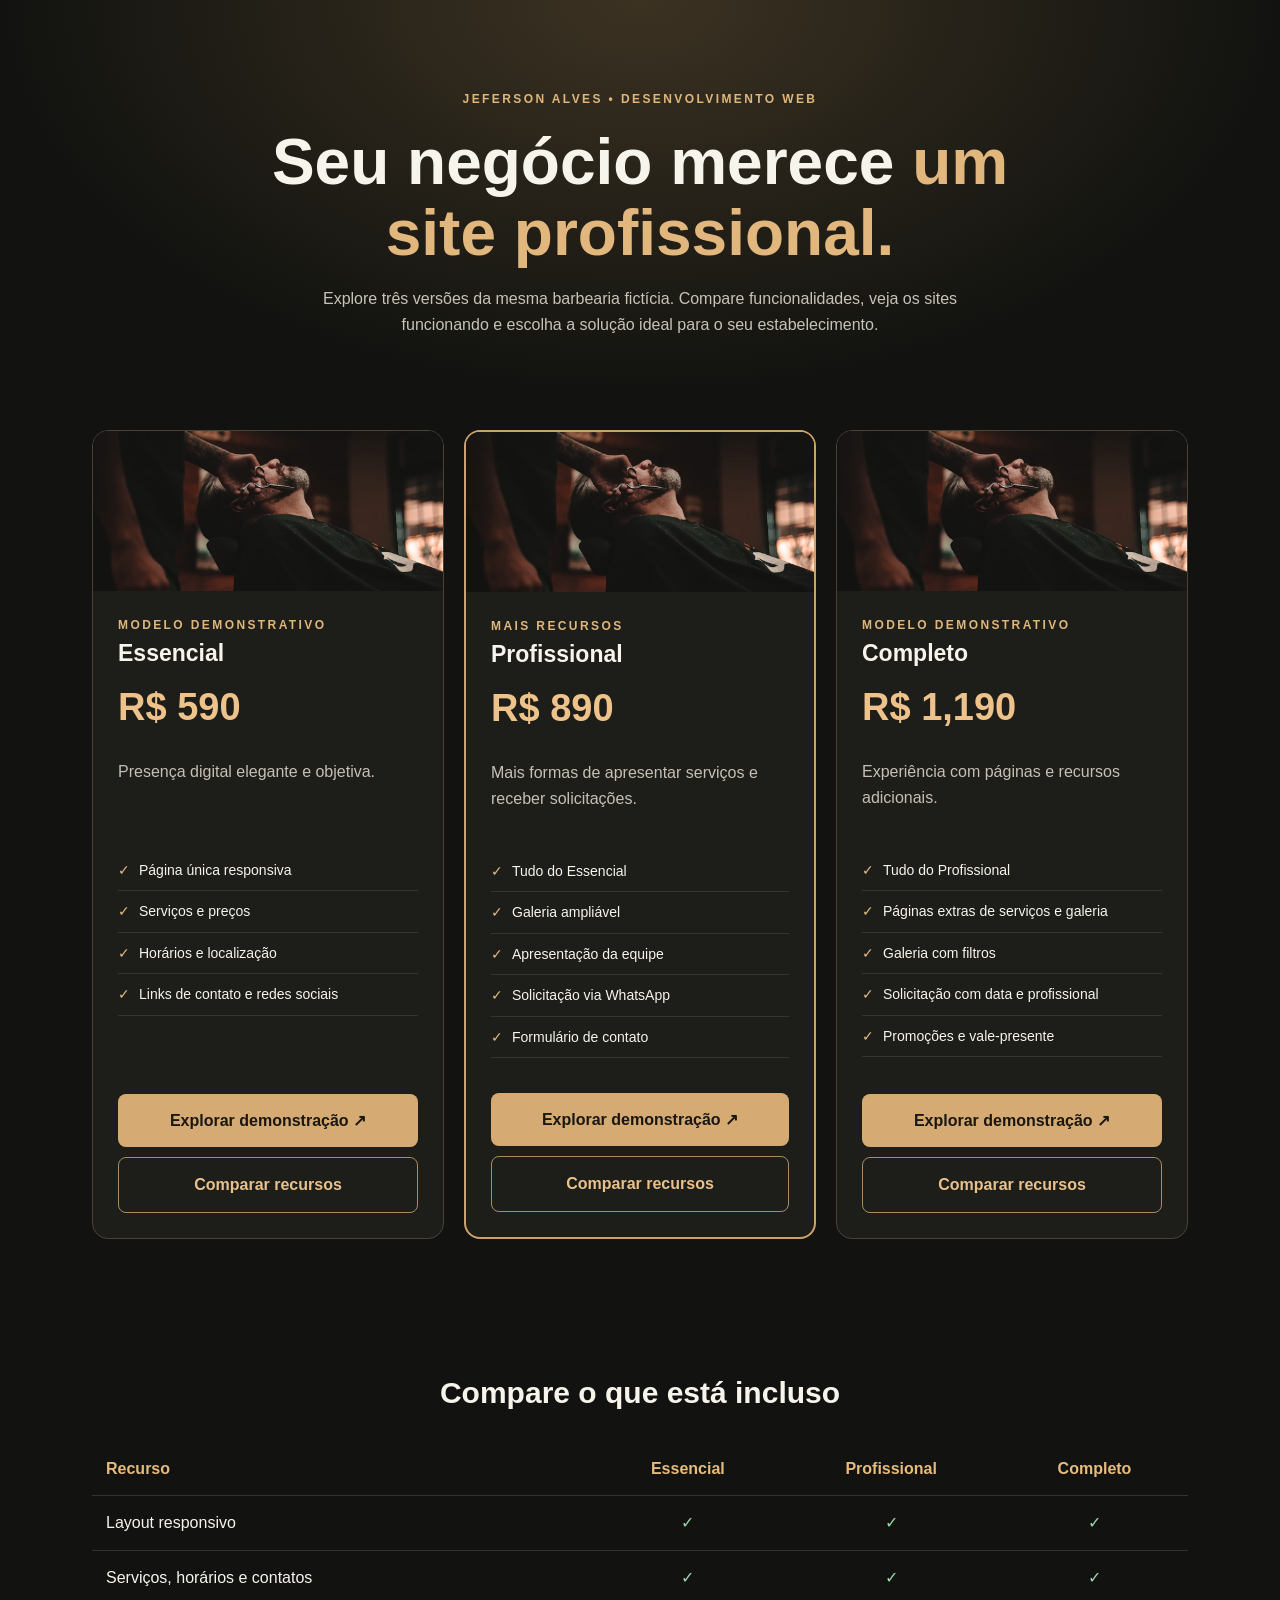
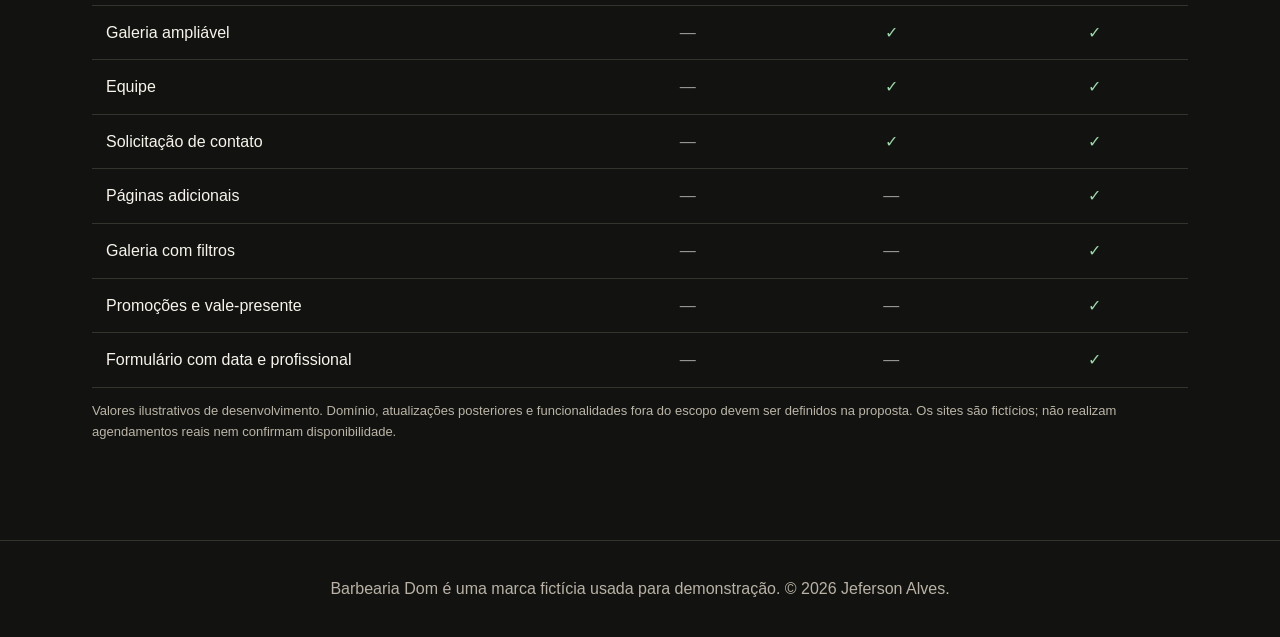
<file: index.html>
<!doctype html>
<html lang="pt-BR">
  <head>
    <meta charset="utf-8" />
    <meta name="viewport" content="width=device-width,initial-scale=1" />
    <meta
      name="description"
      content="Compare três modelos de sites demonstrativos para barbearias."
    />
    <title>Modelos de sites para barbearias | Jeferson Alves</title>
    <style>
      :root {
        color-scheme: dark;
      }
      * {
        box-sizing: border-box;
      }
      body {
        margin: 0;
        background: #121310;
        color: #f7f4ec;
        font:
          16px/1.6 Arial,
          sans-serif;
      }
      a {
        color: inherit;
      }
      .wrap {
        max-width: 1140px;
        margin: auto;
        padding: 0 22px;
      }
      .hero {
        padding: 90px 0 55px;
        text-align: center;
        background: radial-gradient(ellipse at top, #3c3222, #121310 70%);
      }
      .kicker {
        letter-spacing: 0.2em;
        color: #dfb67b;
        font-size: 12px;
        font-weight: bold;
        text-transform: uppercase;
      }
      h1 {
        font-size: clamp(36px, 5vw, 66px);
        line-height: 1.1;
        max-width: 850px;
        margin: 18px auto;
      }
      h1 em {
        color: #e2b77e;
        font-style: normal;
      }
      .sub {
        max-width: 700px;
        margin: auto;
        color: #c8c3b7;
      }
      .plans {
        display: grid;
        grid-template-columns: repeat(3, minmax(0, 1fr));
        gap: 20px;
        margin: 38px 0 60px;
      }
      .plan {
        background: #1d1d19;
        border: 1px solid #494336;
        border-radius: 16px;
        overflow: hidden;
        display: flex;
        flex-direction: column;
      }
      .plan.featured {
        border: 2px solid #cba36a;
      }
      .thumb {
        height: 160px;
        overflow: hidden;
        background: #29251e;
      }
      .thumb img {
        width: 100%;
        height: 100%;
        object-fit: cover;
        object-position: top;
      }
      .body {
        padding: 25px;
        display: flex;
        flex: 1;
        flex-direction: column;
      }
      .plan h2 {
        margin: 0;
        font-size: 23px;
      }
      .price {
        font-size: 38px;
        font-weight: 800;
        color: #edc28b;
        margin: 5px 0;
      }
      .desc {
        color: #c6c0b4;
        min-height: 65px;
      }
      .features {
        padding: 0;
        list-style: none;
        margin: 10px 0 25px;
        flex: 1;
      }
      .features li {
        padding: 9px 0;
        border-bottom: 1px solid #37352f;
        font-size: 14px;
      }
      .features li:before {
        content: "✓";
        color: #e4bd84;
        margin-right: 9px;
      }
      .btn {
        display: block;
        text-align: center;
        text-decoration: none;
        border-radius: 8px;
        padding: 14px;
        background: #d5ab73;
        color: #1a1712;
        font-weight: 800;
        margin-top: 10px;
      }
      .btn.outline {
        background: transparent;
        color: #eac18b;
        border: 1px solid #a98b65;
      }
      .compare {
        padding: 45px 0 85px;
      }
      .compare h2 {
        text-align: center;
        font-size: 30px;
      }
      .tablewrap {
        overflow-x: auto;
      }
      .compare table {
        width: 100%;
        border-collapse: collapse;
        min-width: 590px;
      }
      .compare th,
      .compare td {
        padding: 14px;
        text-align: center;
        border-bottom: 1px solid #34342f;
      }
      .compare th:first-child,
      .compare td:first-child {
        text-align: left;
      }
      .compare th {
        color: #e6bb7c;
      }
      .yes {
        color: #9bd9aa;
      }
      .no {
        color: #999;
      }
      .note {
        color: #bbb5a7;
        font-size: 13px;
      }
      .footer {
        padding: 35px;
        text-align: center;
        border-top: 1px solid #34342f;
        color: #b9b2a5;
      }
      @media (max-width: 820px) {
        .plans {
          grid-template-columns: 1fr;
        }
        .thumb {
          height: 210px;
        }
        .hero {
          padding: 65px 0 25px;
        }
      }
    </style>
  </head>
  <body>
    <header class="hero">
      <div class="wrap">
        <div class="kicker">Jeferson Alves • Desenvolvimento web</div>
        <h1>Seu negócio merece <em>um site profissional.</em></h1>
        <p class="sub">
          Explore três versões da mesma barbearia fictícia. Compare
          funcionalidades, veja os sites funcionando e escolha a solução ideal
          para o seu estabelecimento.
        </p>
      </div>
    </header>
    <main class="wrap">
      <section class="plans" aria-label="Planos de sites">
        <article class="plan">
          <div class="thumb">
            <img
              src="essencial/imagens/sobre.jpg"
              alt="Prévia ilustrativa da Barbearia Dom"
            />
          </div>
          <div class="body">
            <div class="kicker">Modelo demonstrativo</div>
            <h2>Essencial</h2>
            <div class="price">R$ 590</div>
            <p class="desc">Presença digital elegante e objetiva.</p>
            <ul class="features">
              <li>Página única responsiva</li>
              <li>Serviços e preços</li>
              <li>Horários e localização</li>
              <li>Links de contato e redes sociais</li>
            </ul>
            <a class="btn" href="essencial/index.html"
              >Explorar demonstração ↗</a
            ><a class="btn outline" href="#comparacao">Comparar recursos</a>
          </div>
        </article>
        <article class="plan featured">
          <div class="thumb">
            <img
              src="profissional/imagens/sobre.jpg"
              alt="Prévia ilustrativa da Barbearia Dom"
            />
          </div>
          <div class="body">
            <div class="kicker">Mais recursos</div>
            <h2>Profissional</h2>
            <div class="price">R$ 890</div>
            <p class="desc">
              Mais formas de apresentar serviços e receber solicitações.
            </p>
            <ul class="features">
              <li>Tudo do Essencial</li>
              <li>Galeria ampliável</li>
              <li>Apresentação da equipe</li>
              <li>Solicitação via WhatsApp</li>
              <li>Formulário de contato</li>
            </ul>
            <a class="btn" href="profissional/index.html"
              >Explorar demonstração ↗</a
            ><a class="btn outline" href="#comparacao">Comparar recursos</a>
          </div>
        </article>
        <article class="plan">
          <div class="thumb">
            <img
              src="completo/imagens/sobre.jpg"
              alt="Prévia ilustrativa da Barbearia Dom"
            />
          </div>
          <div class="body">
            <div class="kicker">Modelo demonstrativo</div>
            <h2>Completo</h2>
            <div class="price">R$ 1,190</div>
            <p class="desc">Experiência com páginas e recursos adicionais.</p>
            <ul class="features">
              <li>Tudo do Profissional</li>
              <li>Páginas extras de serviços e galeria</li>
              <li>Galeria com filtros</li>
              <li>Solicitação com data e profissional</li>
              <li>Promoções e vale-presente</li>
            </ul>
            <a class="btn" href="completo/index.html">Explorar demonstração ↗</a
            ><a class="btn outline" href="#comparacao">Comparar recursos</a>
          </div>
        </article>
      </section>
      <section class="compare" id="comparacao">
        <h2>Compare o que está incluso</h2>
        <div class="tablewrap">
          <table>
            <thead>
              <tr>
                <th>Recurso</th>
                <th>Essencial</th>
                <th>Profissional</th>
                <th>Completo</th>
              </tr>
            </thead>
            <tbody>
              <tr>
                <td>Layout responsivo</td>
                <td class="yes">✓</td>
                <td class="yes">✓</td>
                <td class="yes">✓</td>
              </tr>
              <tr>
                <td>Serviços, horários e contatos</td>
                <td class="yes">✓</td>
                <td class="yes">✓</td>
                <td class="yes">✓</td>
              </tr>
              <tr>
                <td>Galeria ampliável</td>
                <td class="no">—</td>
                <td class="yes">✓</td>
                <td class="yes">✓</td>
              </tr>
              <tr>
                <td>Equipe</td>
                <td class="no">—</td>
                <td class="yes">✓</td>
                <td class="yes">✓</td>
              </tr>
              <tr>
                <td>Solicitação de contato</td>
                <td class="no">—</td>
                <td class="yes">✓</td>
                <td class="yes">✓</td>
              </tr>
              <tr>
                <td>Páginas adicionais</td>
                <td class="no">—</td>
                <td class="no">—</td>
                <td class="yes">✓</td>
              </tr>
              <tr>
                <td>Galeria com filtros</td>
                <td class="no">—</td>
                <td class="no">—</td>
                <td class="yes">✓</td>
              </tr>
              <tr>
                <td>Promoções e vale-presente</td>
                <td class="no">—</td>
                <td class="no">—</td>
                <td class="yes">✓</td>
              </tr>
              <tr>
                <td>Formulário com data e profissional</td>
                <td class="no">—</td>
                <td class="no">—</td>
                <td class="yes">✓</td>
              </tr>
            </tbody>
          </table>
        </div>
        <p class="note">
          Valores ilustrativos de desenvolvimento. Domínio, atualizações
          posteriores e funcionalidades fora do escopo devem ser definidos na
          proposta. Os sites são fictícios; não realizam agendamentos reais nem
          confirmam disponibilidade.
        </p>
      </section>
    </main>
    <footer class="footer">
      Barbearia Dom é uma marca fictícia usada para demonstração. ©
      <span id="year"></span> Jeferson Alves.
    </footer>
    <script>
      document.getElementById("year").textContent = new Date().getFullYear();
    </script>
  </body>
</html>
</file>
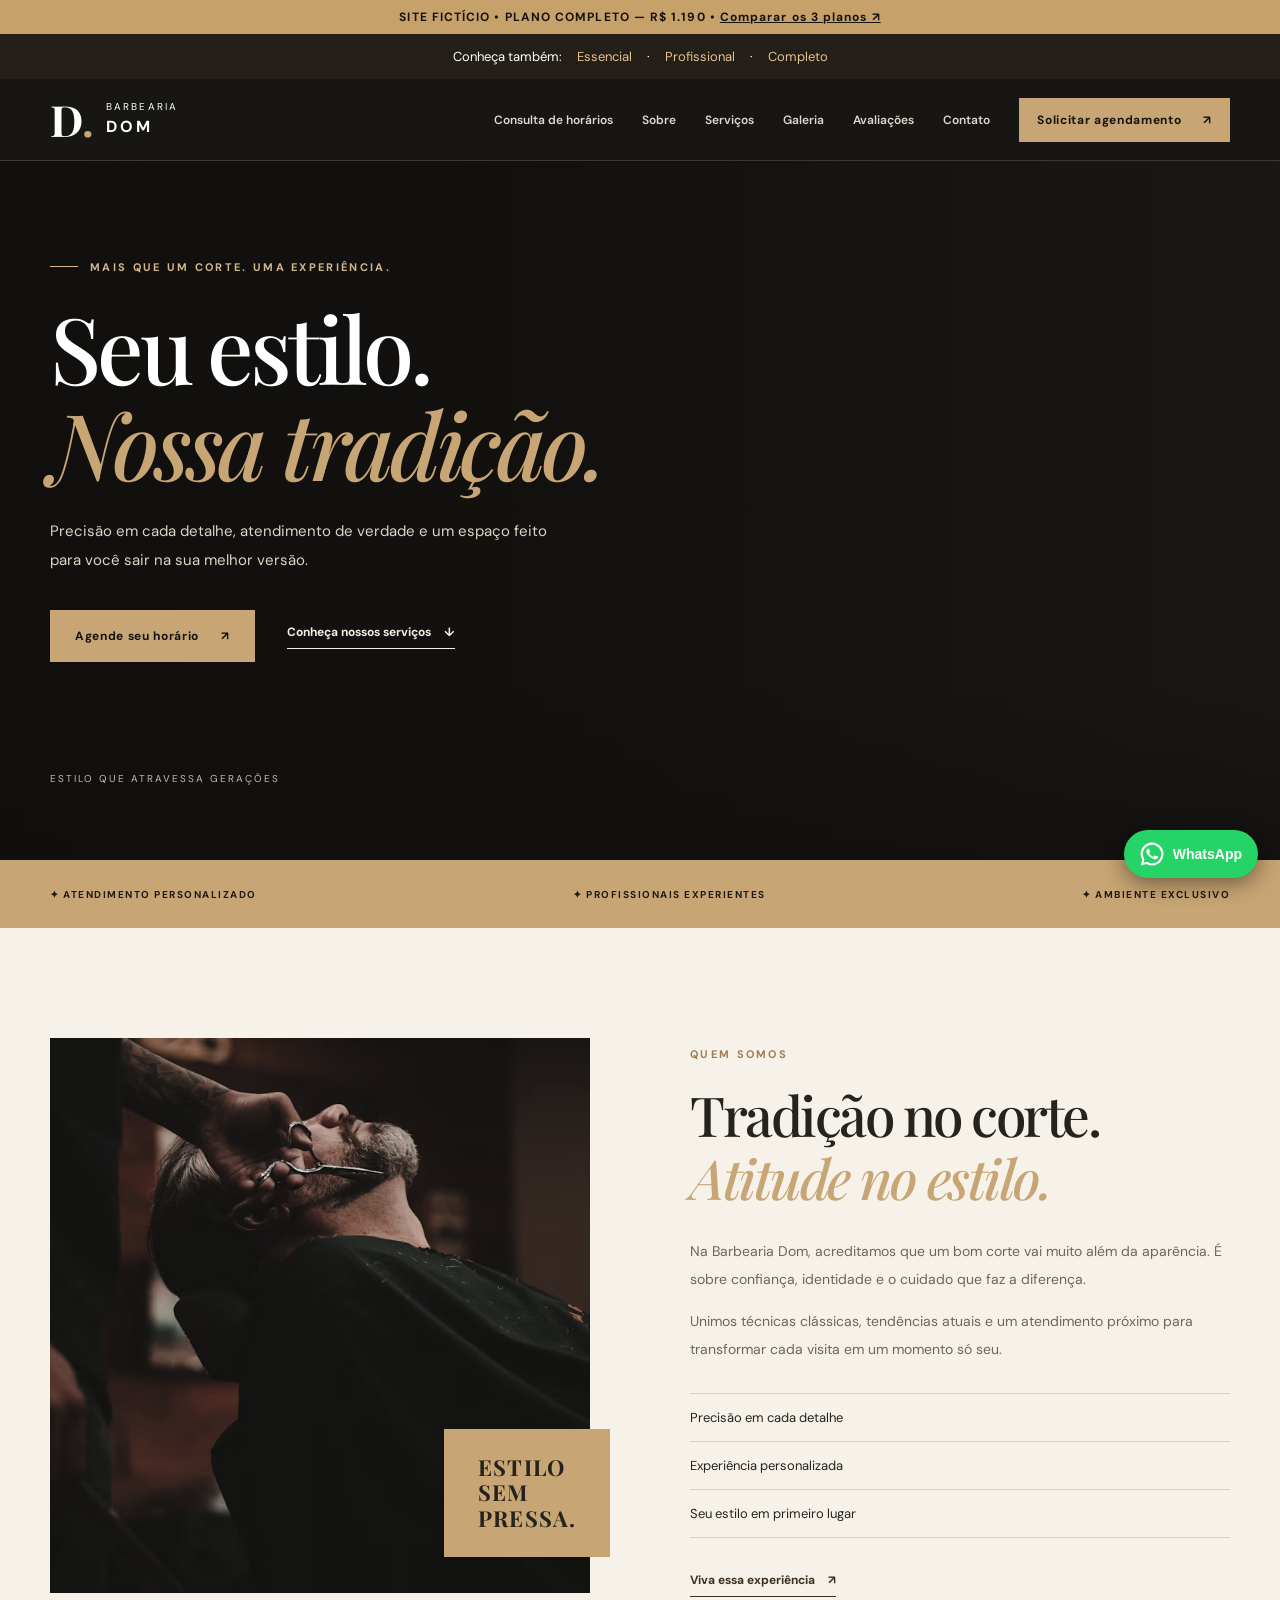
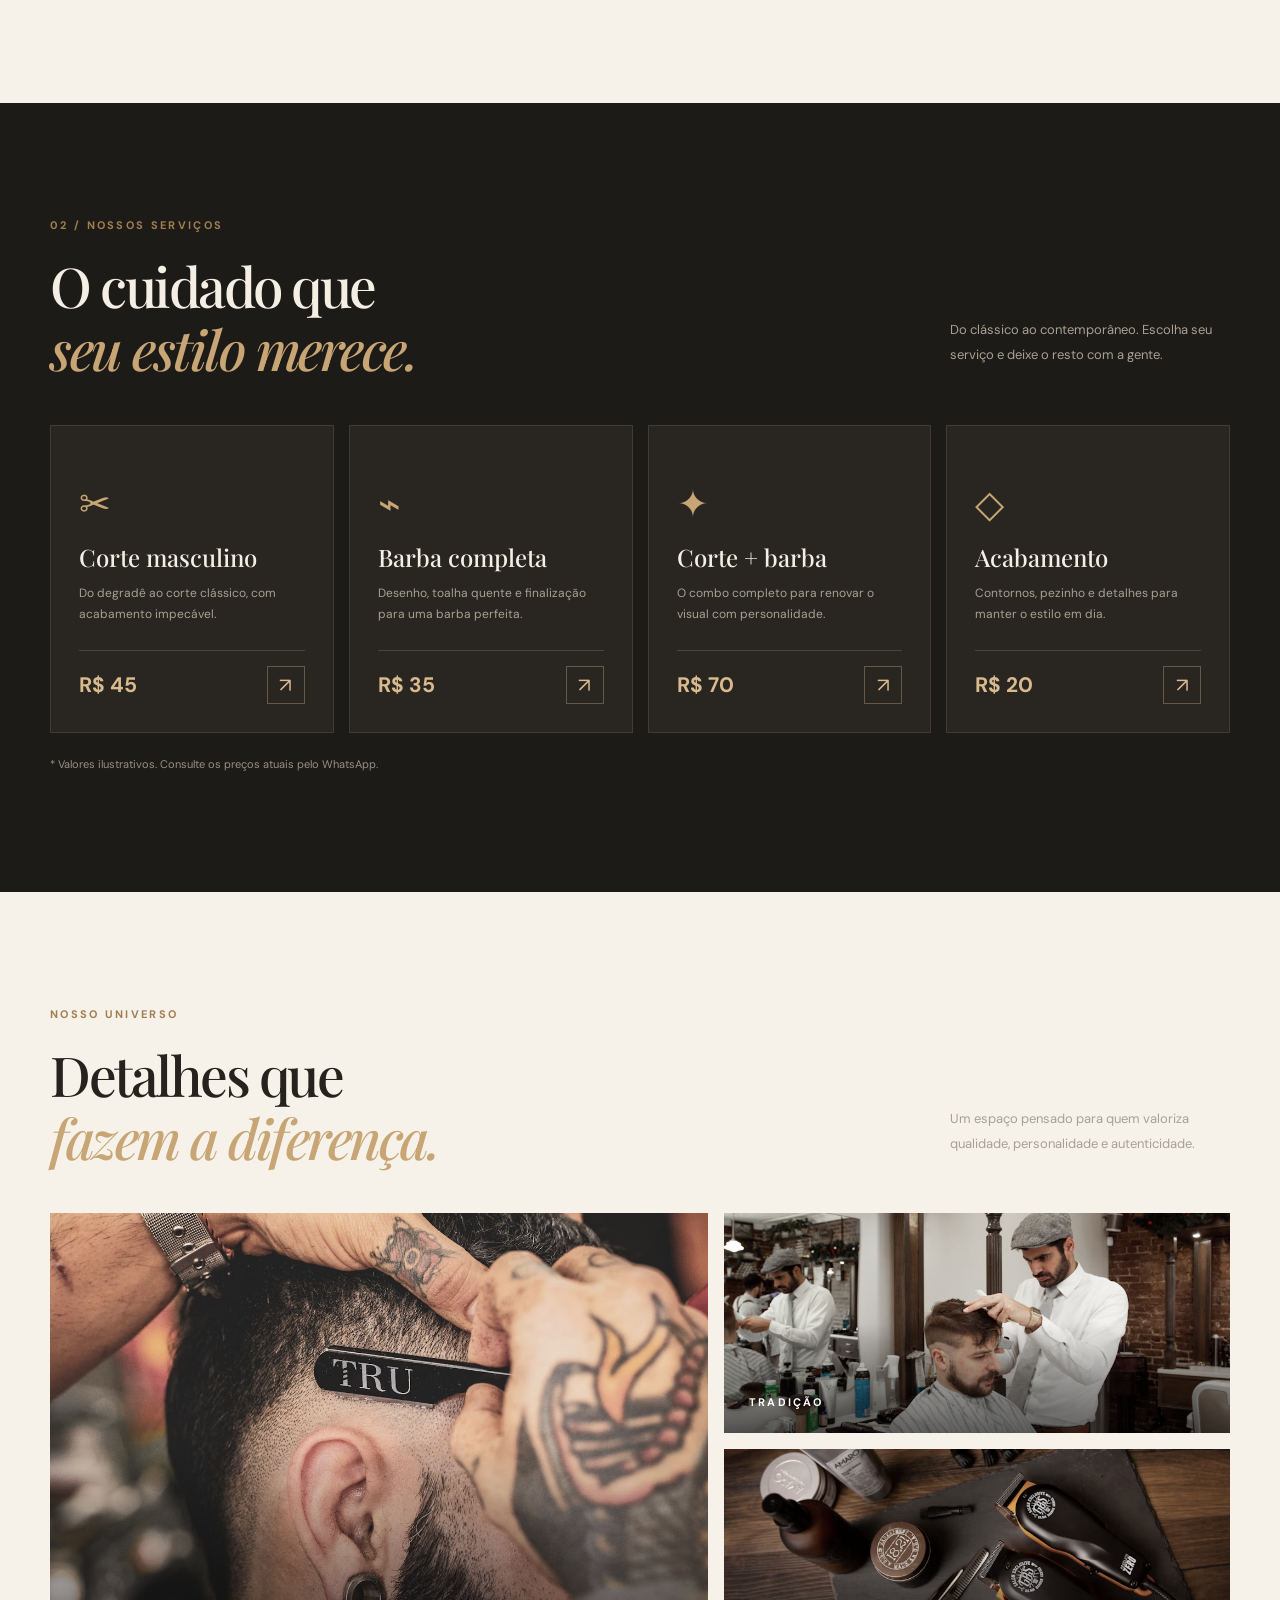
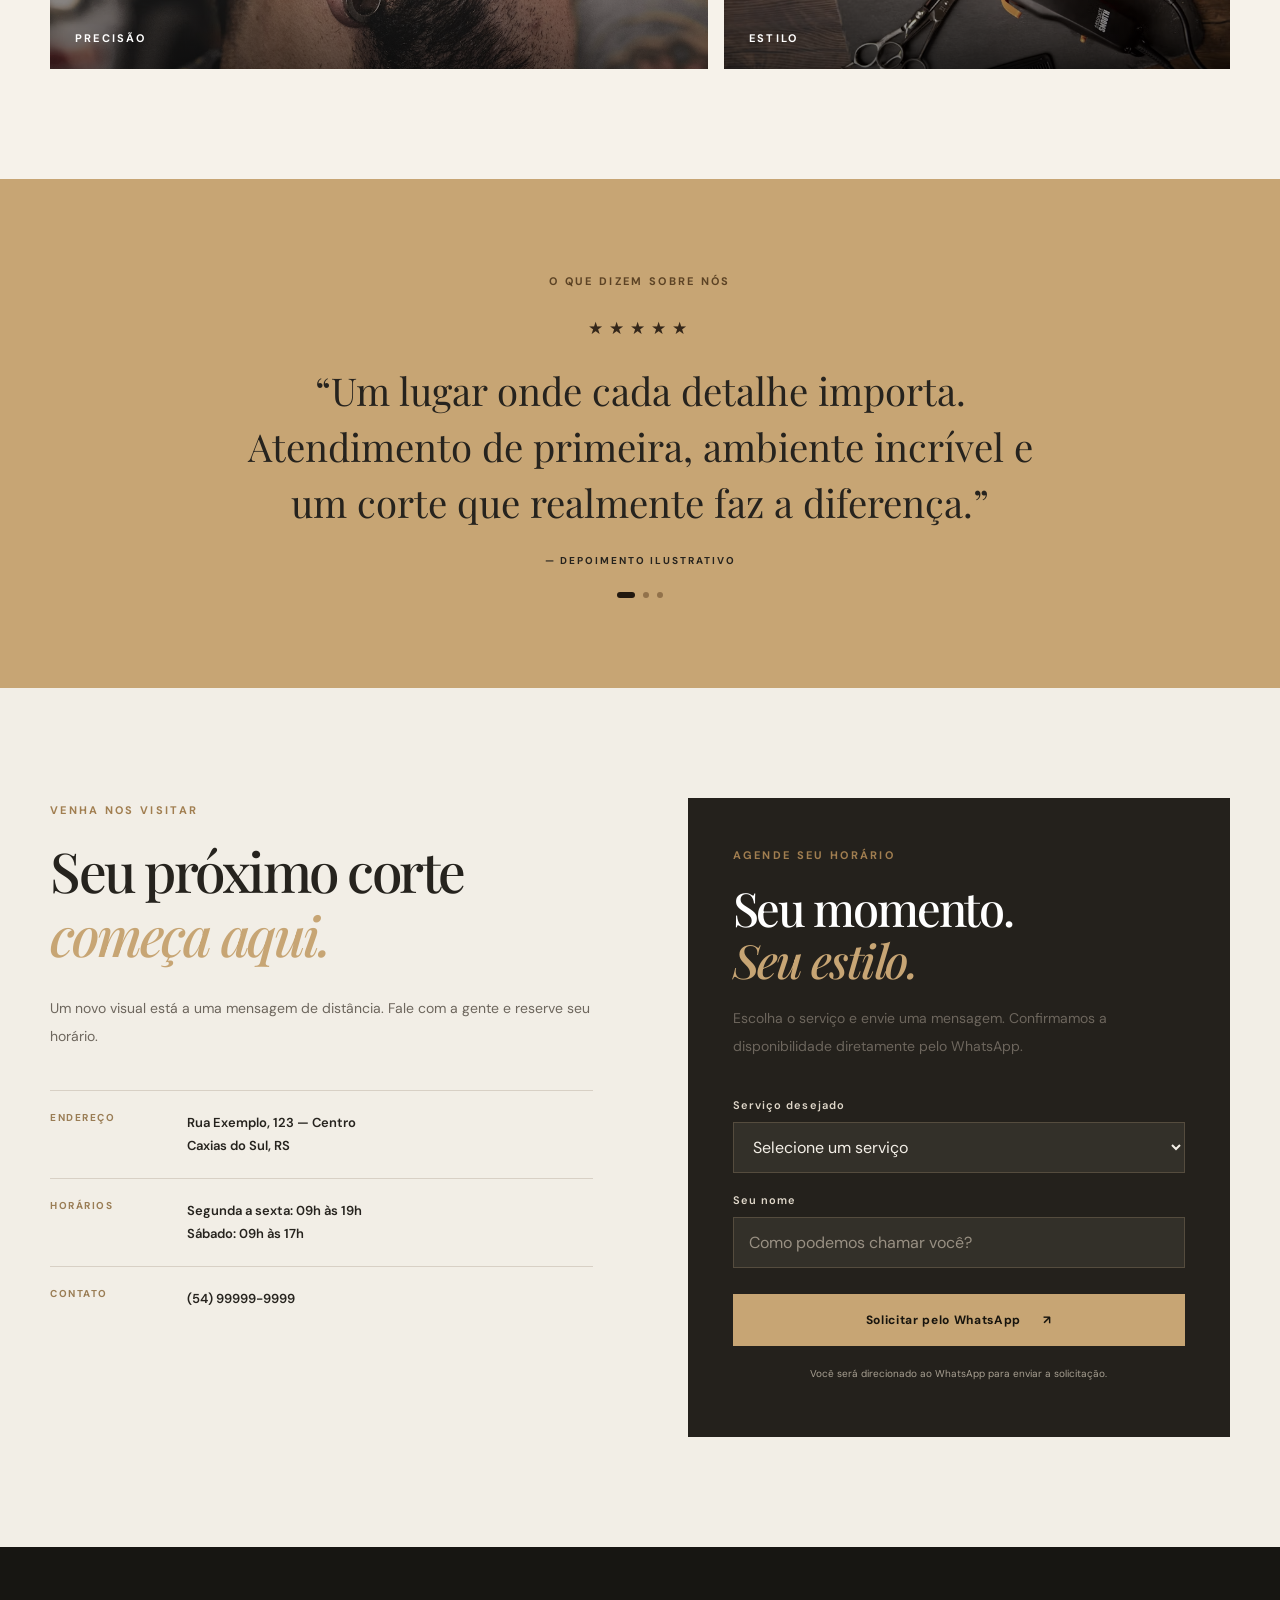
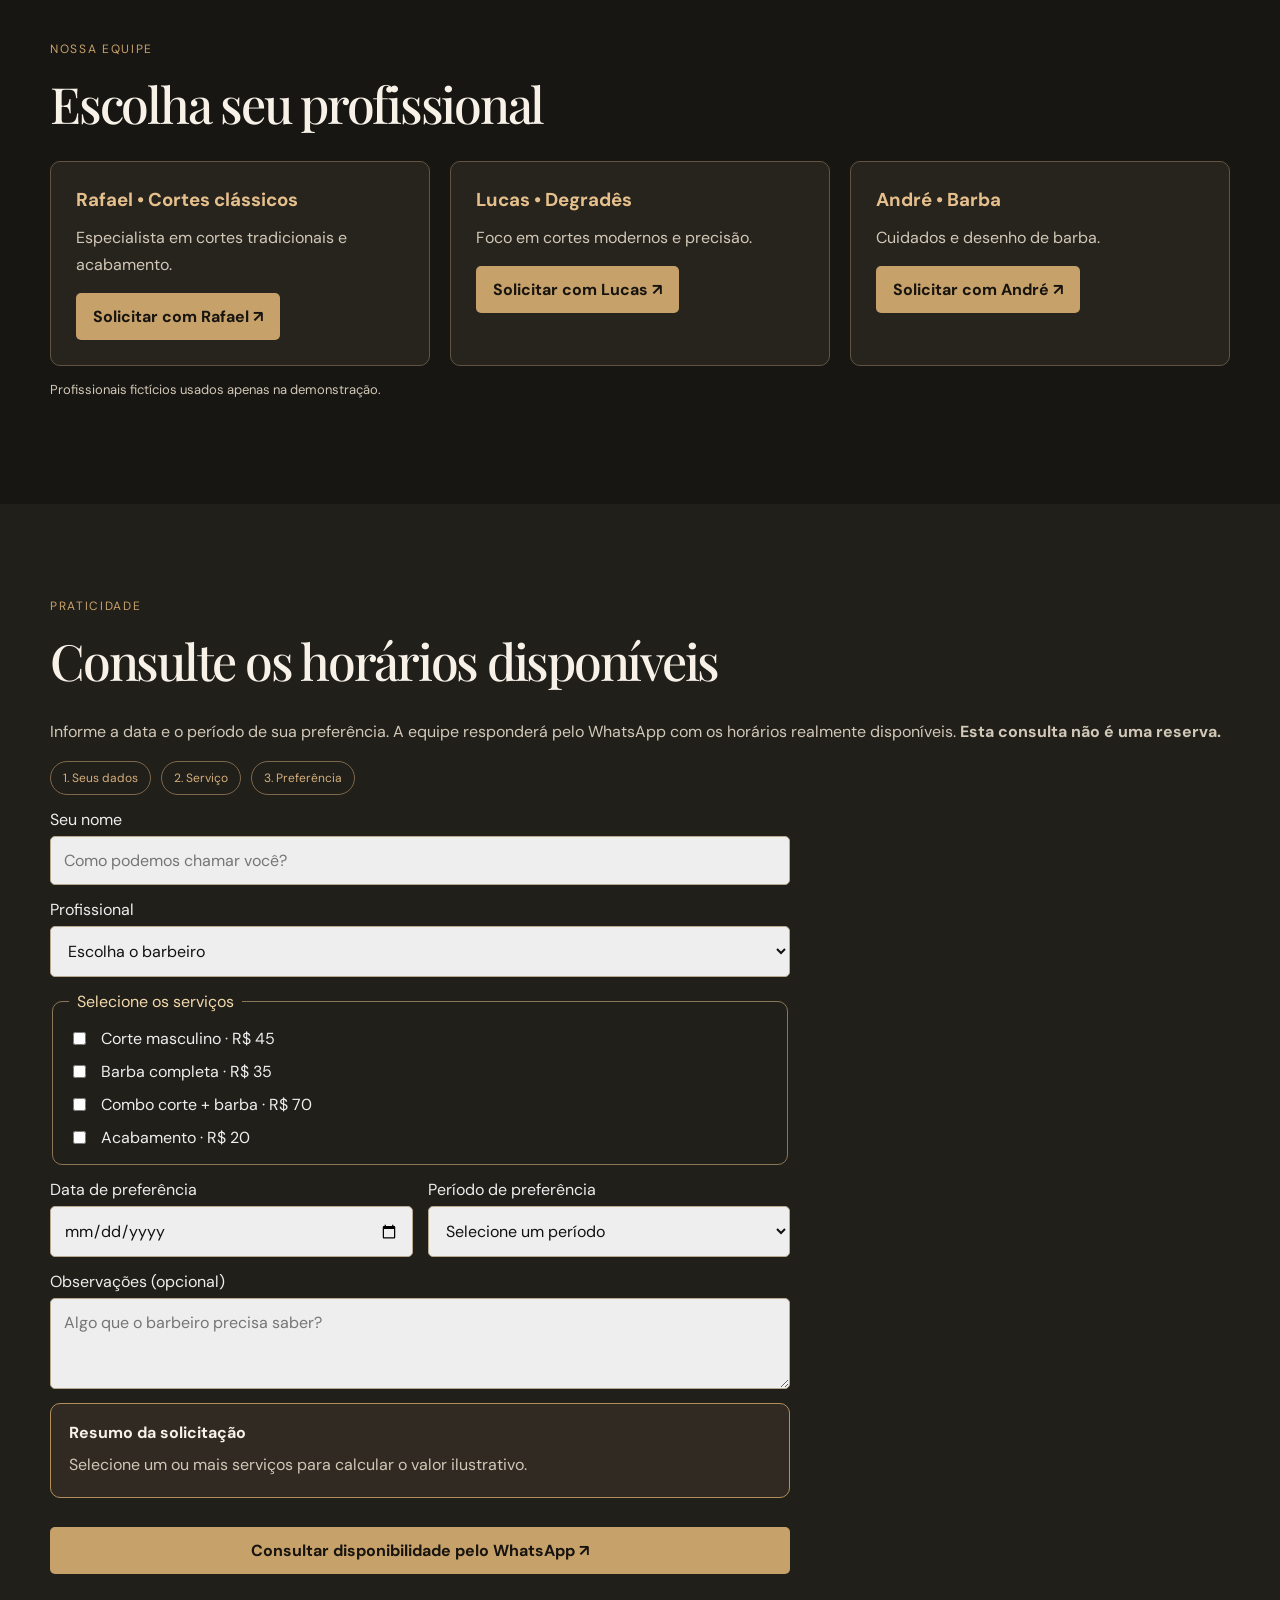
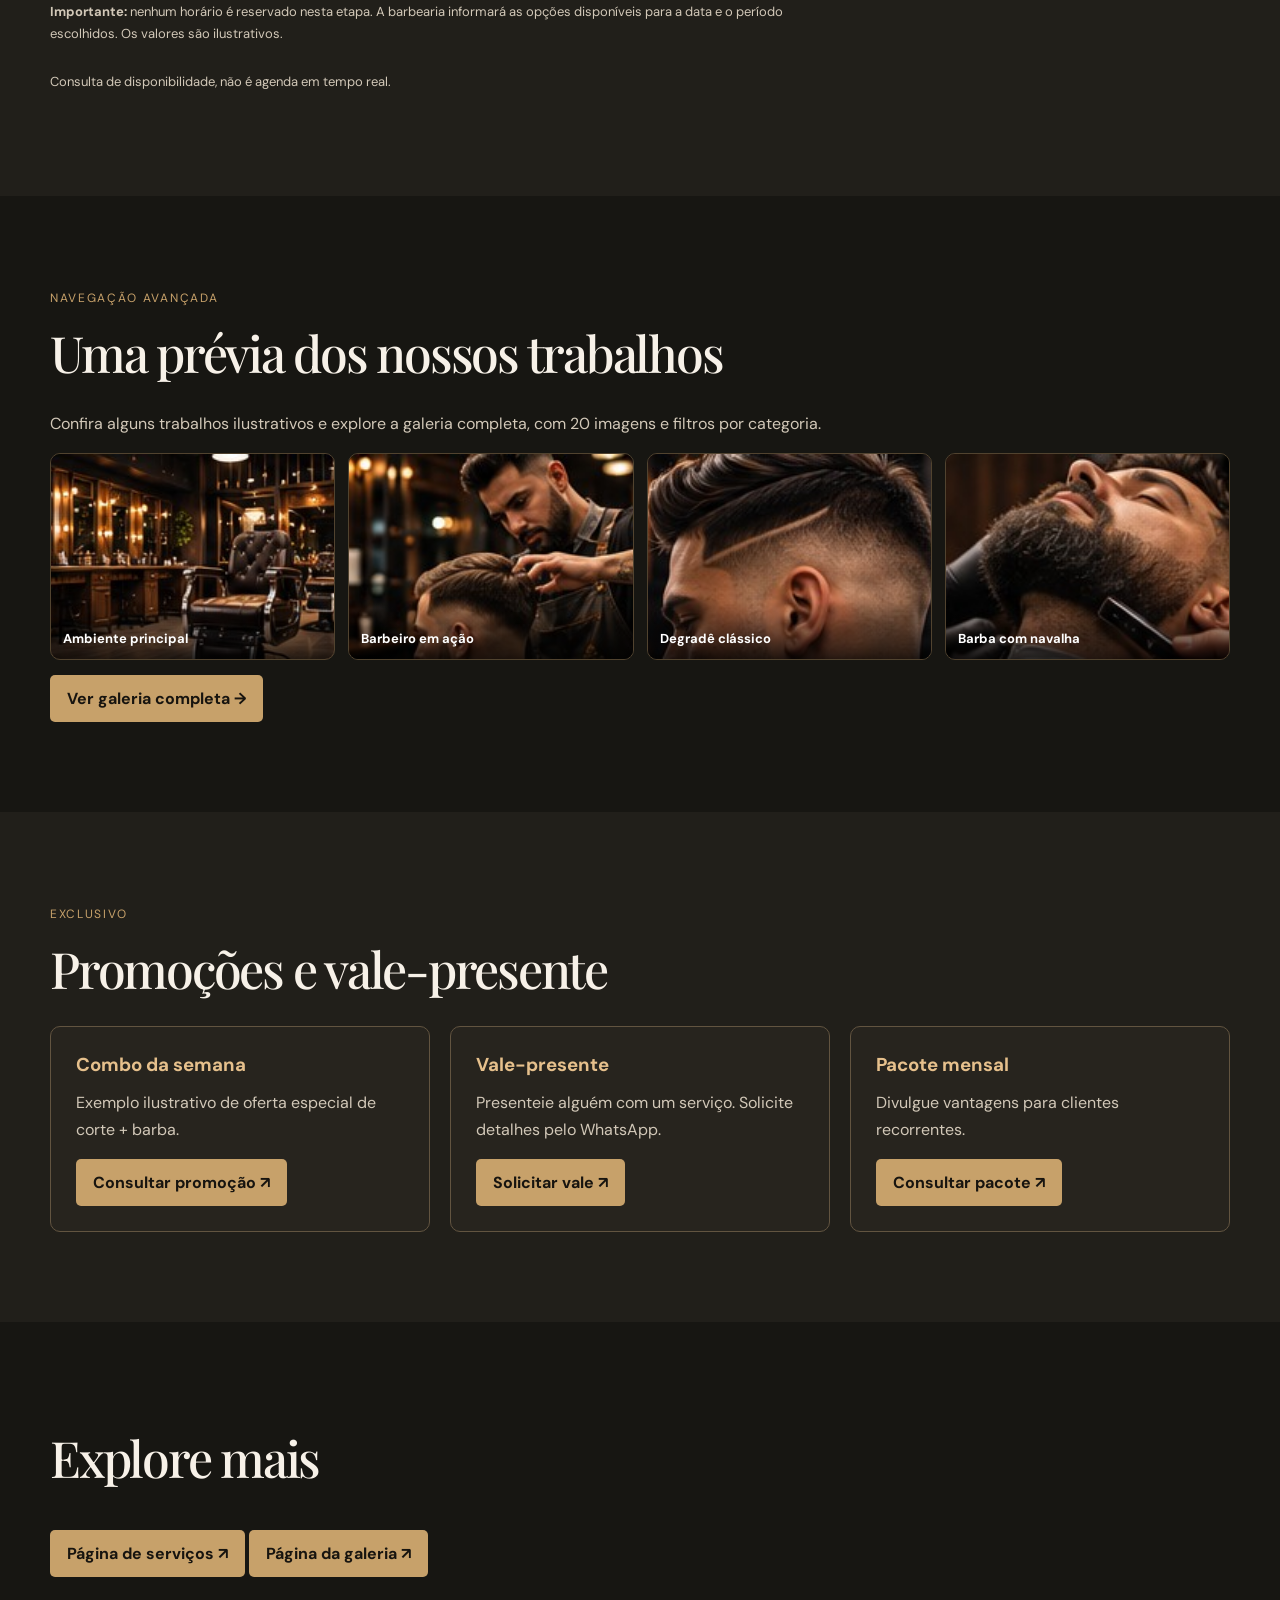
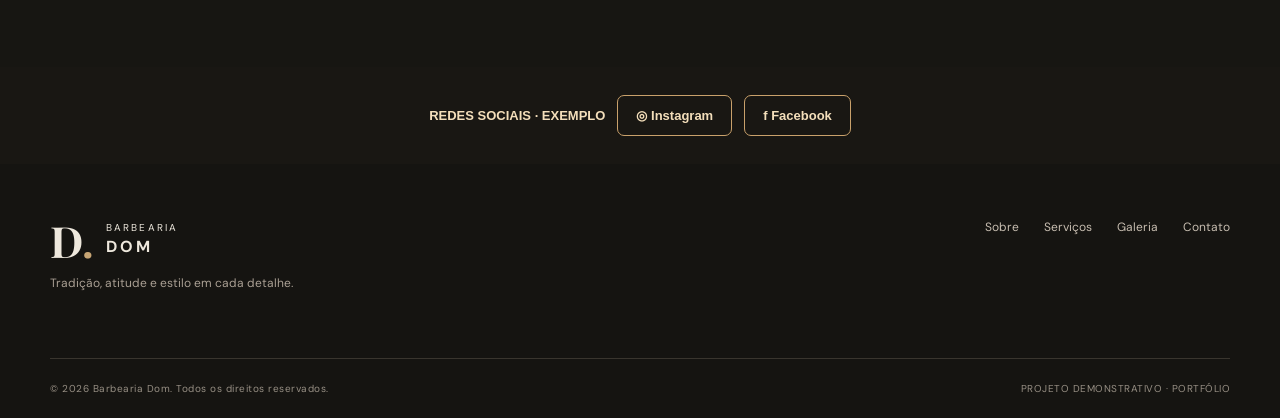
<file: completo/index.html>
<!doctype html>

<html lang="pt-BR">
  <head>
    <meta charset="utf-8" />
    <meta content="width=device-width, initial-scale=1" name="viewport" />
    <meta content="#151411" name="theme-color" />
    <meta
      content="Barbearia Dom — cortes clássicos, barba e estilo em um ambiente exclusivo. Agende seu horário."
      name="description"
    />
    <title>Barbearia Dom | Demonstração Completo</title>
    <link href="https://fonts.googleapis.com" rel="preconnect" />
    <link crossorigin="" href="https://fonts.gstatic.com" rel="preconnect" />
    <link
      href="https://fonts.googleapis.com/css2?family=DM+Sans:wght@400;500;600;700&amp;family=Playfair+Display:wght@500;600;700&amp;display=swap"
      rel="stylesheet"
    />
    <link href="style.css" rel="stylesheet" />
    <script defer="" src="script.js"></script>
    <link href="extras.css" rel="stylesheet" />
    <script defer="True" src="extras.js"></script>
    <style>
      .social-demo {
        background: #191713;
        color: #f4dfbb;
        text-align: center;
        padding: 28px 12px;
        display: flex;
        gap: 12px;
        align-items: center;
        justify-content: center;
        flex-wrap: wrap;
        font: 600 13px Arial;
      }
      .social-demo button {
        background: transparent;
        border: 1px solid #c9a16b;
        border-radius: 7px;
        padding: 12px 18px;
        color: #f4dfbb;
        cursor: pointer;
      }
      .floating-wa {
        position: fixed;
        right: 22px;
        bottom: 22px;
        z-index: 80;
        background: #25d366;
        color: #fff;
        display: flex;
        align-items: center;
        gap: 9px;
        padding: 12px 16px;
        border-radius: 100px;
        font: 700 14px Arial;
        text-decoration: none;
        box-shadow: 0 5px 22px #0007;
      }
      .floating-wa svg {
        width: 24px;
        height: 24px;
      }
      .demo-modal {
        position: fixed;
        inset: 0;
        background: #000b;
        display: grid;
        place-items: center;
        z-index: 10001;
        padding: 18px;
      }
      .demo-modal > div {
        background: #26211b;
        border: 1px solid #c7a16a;
        color: white;
        border-radius: 12px;
        max-width: 450px;
        padding: 25px;
        line-height: 1.6;
      }
      .demo-modal button {
        background: #c7a16a;
        color: #17140f;
        border: 0;
        padding: 12px 22px;
        border-radius: 6px;
        cursor: pointer;
      }
    </style>
    <script defer="" src="agendamento.js"></script>
    <style>
      .booking-progress {
        display: flex;
        gap: 10px;
        flex-wrap: wrap;
        color: #d5ae7c;
        font-size: 12px;
      }
      .booking-progress span {
        padding: 8px 12px;
        border: 1px solid #7e684c;
        border-radius: 20px;
      }
      .booking-services {
        border: 1px solid #8b7657;
        border-radius: 10px;
        padding: 16px;
        display: grid;
        gap: 12px;
      }
      .booking-services legend {
        padding: 0 8px;
        color: #f2d9ac;
      }
      .booking-services label {
        display: flex;
        align-items: center;
        gap: 12px;
      }
      .booking-services input {
        width: auto;
        accent-color: #c7a16a;
      }
      .booking-two {
        display: grid;
        grid-template-columns: 1fr 1fr;
        gap: 15px;
      }
      .booking-summary {
        background: #302a22;
        border: 1px solid #b28e5d;
        padding: 18px;
        border-radius: 10px;
      }
      .booking-summary p {
        margin: 8px 0 0;
        white-space: pre-line;
      }
      @media (max-width: 600px) {
        .booking-two {
          grid-template-columns: 1fr;
        }
      }
    </style>
  </head>
  <body>
    <div class="demo-ribbon">
      SITE FICTÍCIO • PLANO COMPLETO — R$ 1.190 •
      <a href="../index.html">Comparar os 3 planos ↗</a>
    </div>
    <div class="site-plan-nav">
      Conheça também: <a href="../essencial/index.html">Essencial</a> ·
      <a href="../profissional/index.html">Profissional</a> ·
      <a href="../completo/index.html">Completo</a>
    </div>
    <header class="header" id="inicio">
      <div class="container header-inner">
        <a aria-label="Barbearia Dom, início" class="brand" href="#inicio"
          ><span class="brand-mark">D<span>.</span></span
          ><span class="brand-text">BARBEARIA <strong>DOM</strong></span></a
        >
        <button
          aria-controls="menu"
          aria-expanded="false"
          aria-label="Abrir menu"
          class="menu-toggle"
        >
          <span></span><span></span><span></span>
        </button>
        <nav aria-label="Navegação principal" class="nav" id="menu">
          <a href="#solicitacao">Consulta de horários</a>
          <a href="#sobre">Sobre</a><a href="#servicos">Serviços</a
          ><a href="galeria.html">Galeria</a><a href="#avaliacoes">Avaliações</a
          ><a href="#contato">Contato</a>
          <a class="btn btn-small" href="#solicitacao"
            >Solicitar agendamento <span aria-hidden="true">↗</span></a
          >
        </nav>
      </div>
    </header>
    <main>
      <section aria-labelledby="hero-title" class="hero">
        <div class="hero-photo"></div>
        <div class="hero-shade"></div>
        <div class="container hero-content">
          <span class="eyebrow"
            ><span class="line"></span> MAIS QUE UM CORTE. UMA
            EXPERIÊNCIA.</span
          >
          <h1 id="hero-title">Seu estilo.<br /><em>Nossa tradição.</em></h1>
          <p>
            Precisão em cada detalhe, atendimento de verdade e um espaço feito
            para você sair na sua melhor versão.
          </p>
          <div class="hero-actions">
            <a class="btn" href="#agendar"
              >Agende seu horário <span aria-hidden="true">↗</span></a
            ><a class="text-link" href="#servicos"
              >Conheça nossos serviços <span aria-hidden="true">↓</span></a
            >
          </div>
          <div class="hero-bottom">
            <span>ESTILO QUE ATRAVESSA GERAÇÕES</span>
          </div>
        </div>
      </section>
      <div class="highlights">
        <div class="container highlights-inner">
          <span>✦ ATENDIMENTO PERSONALIZADO</span
          ><span>✦ PROFISSIONAIS EXPERIENTES</span
          ><span>✦ AMBIENTE EXCLUSIVO</span>
        </div>
      </div>
      <section class="section about" id="sobre">
        <div class="container about-grid">
          <div class="about-image">
            <img
              alt="Barbeiro trabalhando com atenção aos detalhes"
              loading="lazy"
              src="imagens/sobre.jpg"
            />
            <div class="image-stamp">ESTILO<br />SEM<br />PRESSA.</div>
          </div>
          <div class="about-copy">
            <span class="eyebrow">QUEM SOMOS</span>
            <h2>Tradição no corte.<br /><em>Atitude no estilo.</em></h2>
            <p>
              Na Barbearia Dom, acreditamos que um bom corte vai muito além da
              aparência. É sobre confiança, identidade e o cuidado que faz a
              diferença.
            </p>
            <p>
              Unimos técnicas clássicas, tendências atuais e um atendimento
              próximo para transformar cada visita em um momento só seu.
            </p>
            <div class="about-features">
              <div>
                <span>Precisão em cada detalhe</span>
              </div>
              <div>
                <span>Experiência personalizada</span>
              </div>
              <div>
                <span>Seu estilo em primeiro lugar</span>
              </div>
            </div>
            <a class="text-link dark" href="#agendar"
              >Viva essa experiência <span aria-hidden="true">↗</span></a
            >
          </div>
        </div>
      </section>
      <section class="section services" id="servicos">
        <div class="container">
          <div class="section-heading">
            <div>
              <span class="eyebrow">02 / NOSSOS SERVIÇOS</span>
              <h2>O cuidado que<br /><em>seu estilo merece.</em></h2>
            </div>
            <p>
              Do clássico ao contemporâneo. Escolha seu serviço e deixe o resto
              com a gente.
            </p>
          </div>
          <div class="services-grid">
            <article class="service">
              <div class="service-icon">✂</div>
              <h3>Corte masculino</h3>
              <p>Do degradê ao corte clássico, com acabamento impecável.</p>
              <div class="service-footer">
                <strong>R$ 45</strong
                ><button
                  aria-label="Agendar corte masculino"
                  class="service-book"
                  data-service="Corte masculino"
                >
                  ↗
                </button>
              </div>
            </article>
            <article class="service">
              <div class="service-icon">⌁</div>
              <h3>Barba completa</h3>
              <p>
                Desenho, toalha quente e finalização para uma barba perfeita.
              </p>
              <div class="service-footer">
                <strong>R$ 35</strong
                ><button
                  aria-label="Agendar barba completa"
                  class="service-book"
                  data-service="Barba completa"
                >
                  ↗
                </button>
              </div>
            </article>
            <article class="service">
              <div class="service-icon">✦</div>
              <h3>Corte + barba</h3>
              <p>O combo completo para renovar o visual com personalidade.</p>
              <div class="service-footer">
                <strong>R$ 70</strong
                ><button
                  aria-label="Agendar corte e barba"
                  class="service-book"
                  data-service="Corte e barba"
                >
                  ↗
                </button>
              </div>
            </article>
            <article class="service">
              <div class="service-icon">◇</div>
              <h3>Acabamento</h3>
              <p>Contornos, pezinho e detalhes para manter o estilo em dia.</p>
              <div class="service-footer">
                <strong>R$ 20</strong
                ><button
                  aria-label="Agendar acabamento"
                  class="service-book"
                  data-service="Acabamento"
                >
                  ↗
                </button>
              </div>
            </article>
          </div>
          <p class="services-note">
            * Valores ilustrativos. Consulte os preços atuais pelo WhatsApp.
          </p>
        </div>
      </section>
      <section class="section gallery" id="galeria">
        <div class="container">
          <div class="section-heading">
            <div>
              <span class="eyebrow">NOSSO UNIVERSO</span>
              <h2>Detalhes que<br /><em>fazem a diferença.</em></h2>
            </div>
            <p>
              Um espaço pensado para quem valoriza qualidade, personalidade e
              autenticidade.
            </p>
          </div>
          <div class="gallery-grid">
            <div class="gallery-item gallery-large">
              <img
                alt="Barbeiro realizando corte masculino"
                loading="lazy"
                src="imagens/galeria-1.jpg"
              /><span>PRECISÃO</span>
            </div>
            <div class="gallery-item">
              <img
                alt="Detalhes de uma barbearia"
                loading="lazy"
                src="imagens/galeria-3.jpg"
              /><span>TRADIÇÃO</span>
            </div>
            <div class="gallery-item">
              <img
                alt="Equipamentos e ambiente de barbearia"
                loading="lazy"
                src="imagens/galeria-2.jpg"
              /><span>ESTILO</span>
            </div>
          </div>
        </div>
      </section>
      <section class="quote-section" id="avaliacoes">
        <div class="container quote-inner">
          <span class="eyebrow">O QUE DIZEM SOBRE NÓS</span>
          <div aria-label="5 estrelas" class="stars">★★★★★</div>
          <blockquote>
            “Um lugar onde cada detalhe importa. Atendimento de primeira,
            ambiente incrível e um corte que realmente faz a diferença.”
          </blockquote>
          <p>— DEPOIMENTO ILUSTRATIVO</p>
          <div aria-hidden="true" class="quote-dots">
            <span class="active"></span><span></span><span></span>
          </div>
        </div>
      </section>
      <section class="section contact" id="contato">
        <div class="container contact-grid">
          <div>
            <span class="eyebrow">VENHA NOS VISITAR</span>
            <h2>Seu próximo corte<br /><em>começa aqui.</em></h2>
            <p>
              Um novo visual está a uma mensagem de distância. Fale com a gente
              e reserve seu horário.
            </p>
            <div class="contact-list">
              <div>
                <span>ENDEREÇO</span
                ><strong
                  >Rua Exemplo, 123 — Centro<br />Caxias do Sul, RS</strong
                >
              </div>
              <div>
                <span>HORÁRIOS</span
                ><strong
                  >Segunda a sexta: 09h às 19h<br />Sábado: 09h às 17h</strong
                >
              </div>
              <div>
                <span>CONTATO</span
                ><strong id="phone-display">(54) 99999-9999</strong>
              </div>
            </div>
          </div>
          <div class="booking-card" id="agendar">
            <span class="eyebrow">AGENDE SEU HORÁRIO</span>
            <h3>Seu momento.<br /><em>Seu estilo.</em></h3>
            <p>
              Escolha o serviço e envie uma mensagem. Confirmamos a
              disponibilidade diretamente pelo WhatsApp.
            </p>
            <form id="booking-form">
              <label for="booking-service">Serviço desejado</label
              ><select id="booking-service" required="">
                <option value="">Selecione um serviço</option>
                <option>Corte masculino</option>
                <option>Barba completa</option>
                <option>Corte e barba</option>
                <option>Acabamento</option></select
              ><label for="booking-name">Seu nome</label
              ><input
                id="booking-name"
                maxlength="80"
                placeholder="Como podemos chamar você?"
                required=""
                type="text"
              /><button class="btn" type="submit">
                Solicitar pelo WhatsApp <span aria-hidden="true">↗</span>
              </button>
              <p class="booking-hint">
                Você será direcionado ao WhatsApp para enviar a solicitação.
              </p>
            </form>
          </div>
        </div>
      </section>
      <section class="extra-section" id="equipe">
        <div class="container">
          <span class="plan-tag">NOSSA EQUIPE</span>
          <h2>Escolha seu profissional</h2>
          <div class="extra-grid">
            <article class="extra-card">
              <h3>Rafael • Cortes clássicos</h3>
              <p>Especialista em cortes tradicionais e acabamento.</p>
              <button data-demo-action="">Solicitar com Rafael ↗</button>
            </article>
            <article class="extra-card">
              <h3>Lucas • Degradês</h3>
              <p>Foco em cortes modernos e precisão.</p>
              <button data-demo-action="">Solicitar com Lucas ↗</button>
            </article>
            <article class="extra-card">
              <h3>André • Barba</h3>
              <p>Cuidados e desenho de barba.</p>
              <button data-demo-action="">Solicitar com André ↗</button>
            </article>
          </div>
          <p class="notice">
            Profissionais fictícios usados apenas na demonstração.
          </p>
        </div>
      </section>
      <section class="extra-section" id="solicitacao">
        <div class="container">
          <span class="plan-tag">PRATICIDADE</span>
          <h2>Consulte os horários disponíveis</h2>
          <p>
            Informe a data e o período de sua preferência. A equipe responderá
            pelo WhatsApp com os horários realmente disponíveis.
            <strong>Esta consulta não é uma reserva.</strong>
          </p>
          <form class="extra-form" id="advanced-form">
            <div class="booking-progress">
              <span>1. Seus dados</span><span>2. Serviço</span
              ><span>3. Preferência</span>
            </div>
            <label
              >Seu nome<input
                autocomplete="name"
                maxlength="80"
                name="nome"
                placeholder="Como podemos chamar você?"
                required="" /></label
            ><label
              >Profissional<select name="profissional" required="">
                <option value="">Escolha o barbeiro</option>
                <option>Rafael — cortes clássicos</option>
                <option>Lucas — degradês</option>
                <option>André — barba</option>
                <option>Sem preferência</option>
              </select></label
            >
            <fieldset class="booking-services">
              <legend>Selecione os serviços</legend>
              <label
                ><input
                  data-price="45"
                  name="servicos"
                  type="checkbox"
                  value="Corte masculino"
                />
                Corte masculino · R$ 45</label
              ><label
                ><input
                  data-price="35"
                  name="servicos"
                  type="checkbox"
                  value="Barba completa"
                />
                Barba completa · R$ 35</label
              ><label
                ><input
                  data-price="70"
                  name="servicos"
                  type="checkbox"
                  value="Corte + barba (combo)"
                />
                Combo corte + barba · R$ 70</label
              ><label
                ><input
                  data-price="20"
                  name="servicos"
                  type="checkbox"
                  value="Acabamento"
                />
                Acabamento · R$ 20</label
              >
            </fieldset>
            <div class="booking-two">
              <label
                >Data de preferência<input
                  name="data"
                  required=""
                  type="date" /></label
              ><label
                >Período de preferência<select name="periodo" required="">
                  <option value="">Selecione um período</option>
                  <option>Manhã</option>
                  <option>Tarde</option>
                  <option>Noite</option>
                  <option>Qualquer período</option>
                </select></label
              >
            </div>
            <label
              >Observações (opcional)<textarea
                maxlength="300"
                name="observacoes"
                placeholder="Algo que o barbeiro precisa saber?"
                rows="3"
              ></textarea>
            </label>
            <div aria-live="polite" class="booking-summary">
              <strong>Resumo da solicitação</strong>
              <p id="booking-preview">
                Selecione um ou mais serviços para calcular o valor ilustrativo.
              </p>
            </div>
            <button class="extra-btn" type="submit">
              Consultar disponibilidade pelo WhatsApp ↗
            </button>
            <p class="notice">
              <strong>Importante:</strong> nenhum horário é reservado nesta
              etapa. A barbearia informará as opções disponíveis para a data e o
              período escolhidos. Os valores são ilustrativos.
            </p>
          </form>
          <p class="notice">
            Consulta de disponibilidade, não é agenda em tempo real.
          </p>
        </div>
      </section>
      <section class="extra-section" id="galeria-filtrada">
        <div class="container">
          <span class="plan-tag">NAVEGAÇÃO AVANÇADA</span>
          <h2>Uma prévia dos nossos trabalhos</h2>
          <p>
            Confira alguns trabalhos ilustrativos e explore a galeria completa,
            com 20 imagens e filtros por categoria.
          </p>
          <div class="extra-gallery">
            <button
              aria-label="Ampliar: Ambiente principal"
              data-category="ambiente"
              data-lightbox-image="imagens/portfolio-01.jpg"
              type="button"
            >
              <img
                alt="Ambiente principal — imagem ilustrativa gerada para demonstração"
                loading="lazy"
                src="imagens/portfolio-01.jpg"
              /><span class="gallery-caption">Ambiente principal</span></button
            ><button
              aria-label="Ampliar: Barbeiro em ação"
              data-category="barbeiros"
              data-lightbox-image="imagens/portfolio-06.jpg"
              type="button"
            >
              <img
                alt="Barbeiro em ação — imagem ilustrativa gerada para demonstração"
                loading="lazy"
                src="imagens/portfolio-06.jpg"
              /><span class="gallery-caption">Barbeiro em ação</span></button
            ><button
              aria-label="Ampliar: Degradê clássico"
              data-category="cortes"
              data-lightbox-image="imagens/portfolio-08.jpg"
              type="button"
            >
              <img
                alt="Degradê clássico — imagem ilustrativa gerada para demonstração"
                loading="lazy"
                src="imagens/portfolio-08.jpg"
              /><span class="gallery-caption">Degradê clássico</span></button
            ><button
              aria-label="Ampliar: Barba com navalha"
              data-category="barba"
              data-lightbox-image="imagens/portfolio-11.jpg"
              type="button"
            >
              <img
                alt="Barba com navalha — imagem ilustrativa gerada para demonstração"
                loading="lazy"
                src="imagens/portfolio-11.jpg"
              /><span class="gallery-caption">Barba com navalha</span>
            </button>
          </div>
          <a class="extra-btn" href="galeria.html">Ver galeria completa →</a>
        </div>
      </section>
      <section class="extra-section" id="promocoes">
        <div class="container">
          <span class="plan-tag">EXCLUSIVO</span>
          <h2>Promoções e vale-presente</h2>
          <div class="extra-grid">
            <article class="extra-card">
              <h3>Combo da semana</h3>
              <p>Exemplo ilustrativo de oferta especial de corte + barba.</p>
              <button data-demo-action="">Consultar promoção ↗</button>
            </article>
            <article class="extra-card">
              <h3>Vale-presente</h3>
              <p>
                Presenteie alguém com um serviço. Solicite detalhes pelo
                WhatsApp.
              </p>
              <button data-demo-action="">Solicitar vale ↗</button>
            </article>
            <article class="extra-card">
              <h3>Pacote mensal</h3>
              <p>Divulgue vantagens para clientes recorrentes.</p>
              <button data-demo-action="">Consultar pacote ↗</button>
            </article>
          </div>
        </div>
      </section>
      <section class="extra-section">
        <div class="container">
          <h2>Explore mais</h2>
          <a class="extra-btn" href="servicos.html">Página de serviços ↗</a>
          <a class="extra-btn" href="galeria.html">Página da galeria ↗</a>
        </div>
      </section>
    </main>
    <div class="social-demo">
      <span>REDES SOCIAIS · EXEMPLO</span>
      <button data-social="Instagram" type="button">◎ Instagram</button>
      <button data-social="Facebook" type="button">f Facebook</button>
    </div>
    <footer class="footer">
      <div class="container footer-top">
        <div>
          <a class="brand" href="#inicio"
            ><span class="brand-mark">D<span>.</span></span
            ><span class="brand-text">BARBEARIA <strong>DOM</strong></span></a
          >
          <p>Tradição, atitude e estilo em cada detalhe.</p>
        </div>
        <div class="footer-links">
          <a href="#sobre">Sobre</a><a href="#servicos">Serviços</a
          ><a href="galeria.html">Galeria</a><a href="#contato">Contato</a>
        </div>
      </div>
      <div class="container footer-bottom">
        <span
          >© <span id="year"></span> Barbearia Dom. Todos os direitos
          reservados.</span
        ><span>PROJETO DEMONSTRATIVO · PORTFÓLIO</span>
      </div>
    </footer>
    <a
      aria-label="Solicitar atendimento pelo WhatsApp"
      class="floating-wa"
      href="#agendar"
      ><svg aria-hidden="true" viewbox="0 0 32 32">
        <path
          d="M16 .8A15.1 15.1 0 0 0 3 23.6L.8 31.2l7.8-2A15.2 15.2 0 1 0 16 .8Zm0 27.5a12.3 12.3 0 0 1-6.2-1.7l-.5-.3-4.6 1.2 1.2-4.5-.3-.5A12.3 12.3 0 1 1 16 28.3Zm6.8-9.2c-.4-.2-2.3-1.1-2.7-1.2-.3-.1-.6-.2-.8.2-.3.4-1 1.2-1.2 1.5-.2.2-.4.3-.8.1-.4-.2-1.6-.6-3-1.9-1.1-1-1.9-2.2-2.1-2.6-.2-.4 0-.6.2-.8l.6-.7.4-.6c.1-.2 0-.5 0-.7l-1.2-2.9c-.3-.7-.6-.6-.8-.6h-.7c-.3 0-.7.1-1 .5-.4.4-1.3 1.3-1.3 3.1s1.4 3.6 1.6 3.8c.2.2 2.7 4.1 6.6 5.7 3.2 1.3 3.9 1.1 4.6 1 .7-.1 2.3-1 2.6-2 .3-.9.3-1.7.2-1.9-.1-.2-.3-.3-.7-.5Z"
          fill="currentColor"
        ></path></svg
      ><span>WhatsApp</span></a
    >
    <script>
      document.querySelectorAll("[data-social]").forEach((b) =>
        b.addEventListener("click", () => {
          const modal = document.createElement("div");
          modal.className = "demo-modal";
          modal.innerHTML =
            '<div role="dialog" aria-modal="true"><h3>Rede social demonstrativa</h3><p>Este é um site fictício. No projeto contratado, o botão abrirá o perfil real do estabelecimento.</p><button>Entendi</button></div>';
          document.body.append(modal);
          modal.querySelector("button").onclick = () => modal.remove();
          modal.onclick = (e) => {
            if (e.target === modal) modal.remove();
          };
        }),
      );
    </script>
  </body>
</html>
</file>
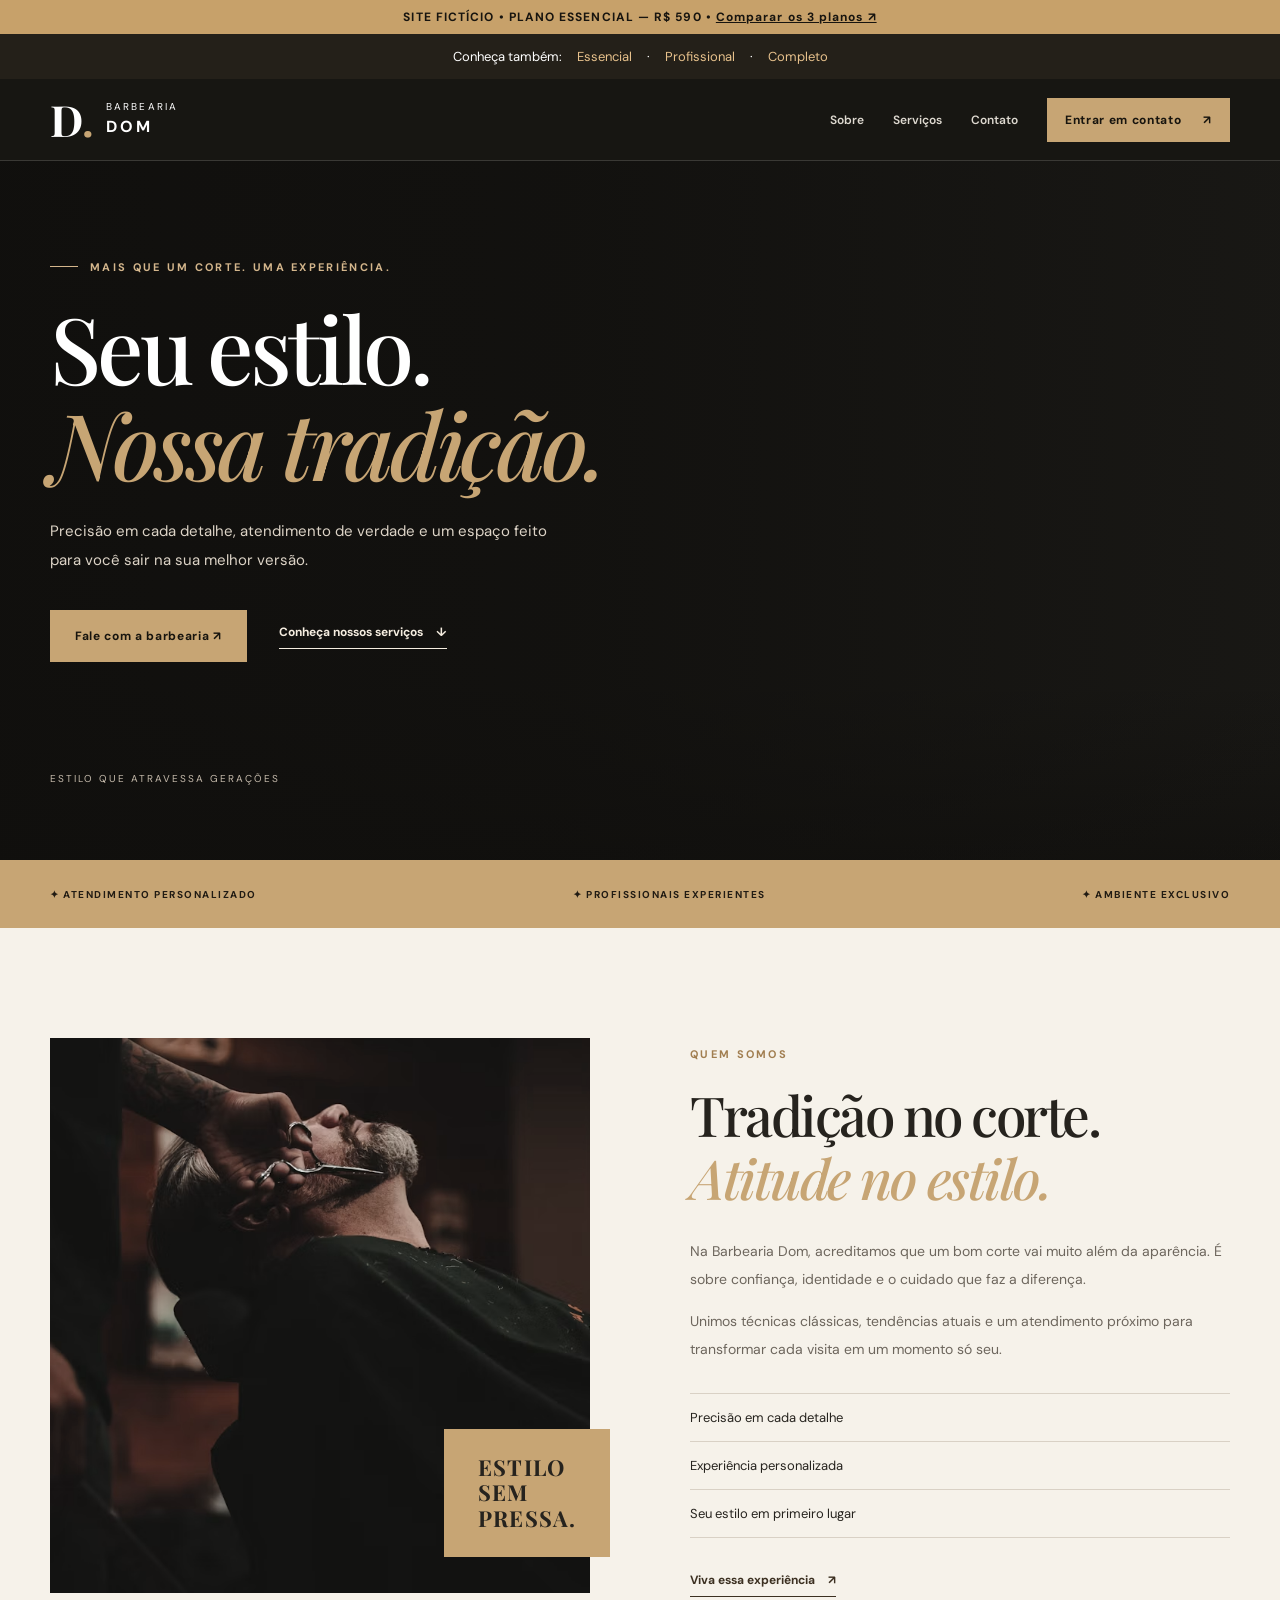
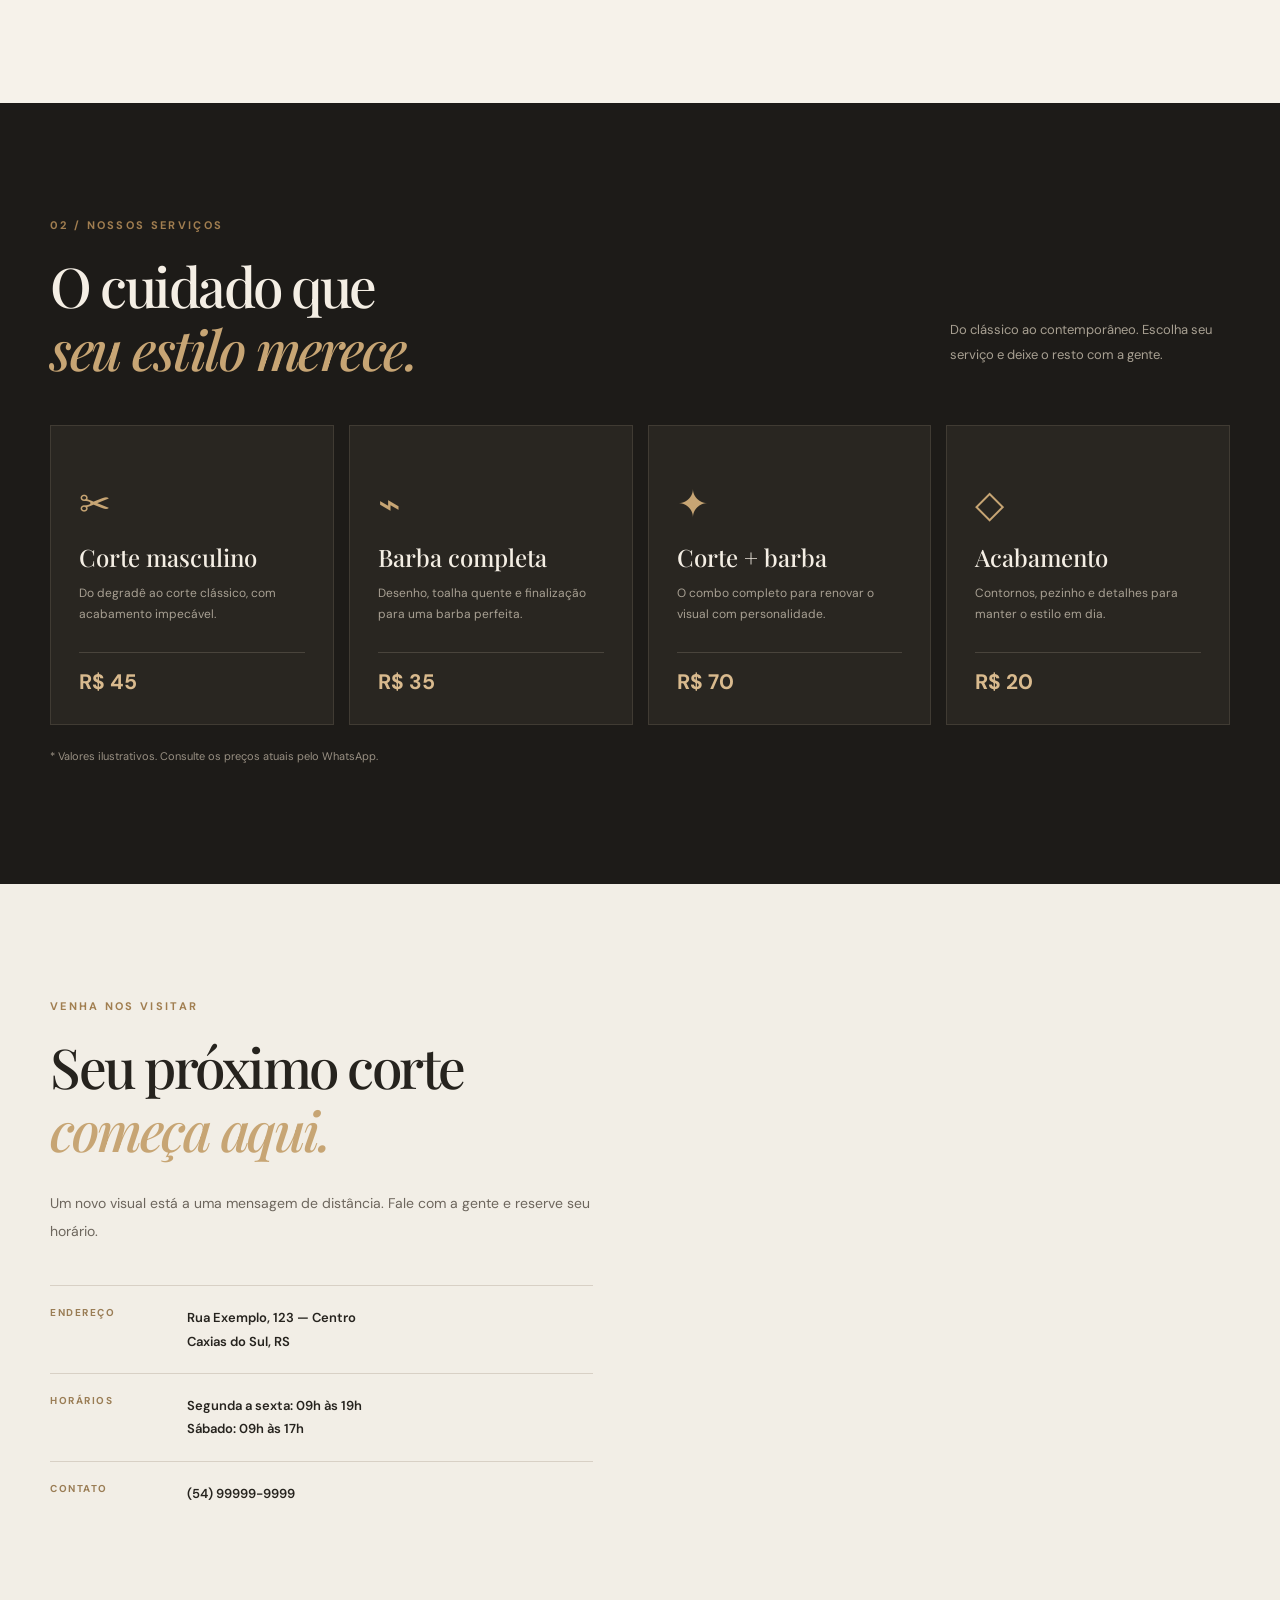
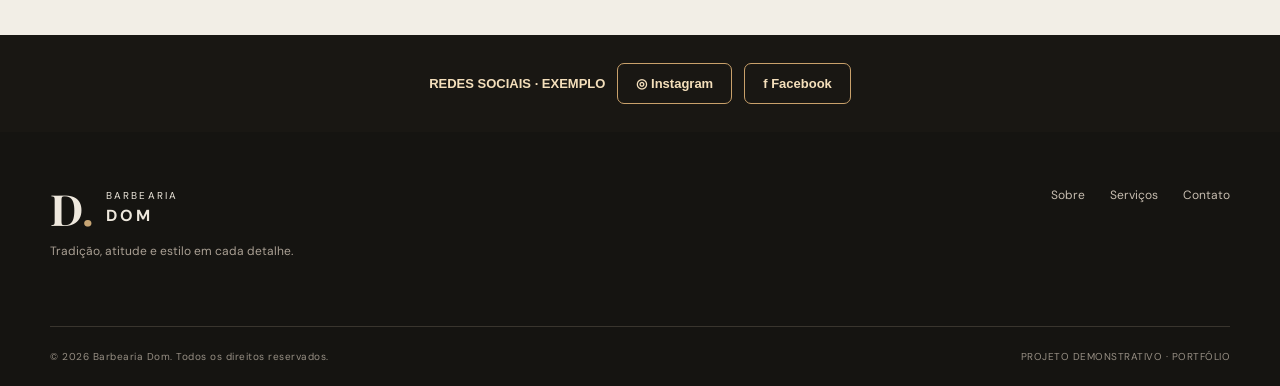
<file: essencial/index.html>
<!doctype html>

<html lang="pt-BR">
  <head>
    <meta charset="utf-8" />
    <meta content="width=device-width, initial-scale=1" name="viewport" />
    <meta content="#151411" name="theme-color" />
    <meta
      content="Barbearia Dom — cortes clássicos, barba e estilo em um ambiente exclusivo. Agende seu horário."
      name="description"
    />
    <title>Barbearia Dom | Demonstração Essencial</title>
    <link href="https://fonts.googleapis.com" rel="preconnect" />
    <link crossorigin="" href="https://fonts.gstatic.com" rel="preconnect" />
    <link
      href="https://fonts.googleapis.com/css2?family=DM+Sans:wght@400;500;600;700&amp;family=Playfair+Display:wght@500;600;700&amp;display=swap"
      rel="stylesheet"
    />
    <link href="style.css" rel="stylesheet" />
    <script defer="" src="script.js"></script>
    <link href="extras.css" rel="stylesheet" />
    <script defer="True" src="extras.js"></script>
    <style>
      .social-demo {
        background: #191713;
        color: #f4dfbb;
        text-align: center;
        padding: 28px 12px;
        display: flex;
        gap: 12px;
        align-items: center;
        justify-content: center;
        flex-wrap: wrap;
        font: 600 13px Arial;
      }
      .social-demo button {
        background: transparent;
        border: 1px solid #c9a16b;
        border-radius: 7px;
        padding: 12px 18px;
        color: #f4dfbb;
        cursor: pointer;
      }
      .floating-wa {
        position: fixed;
        right: 22px;
        bottom: 22px;
        z-index: 80;
        background: #25d366;
        color: #fff;
        display: flex;
        align-items: center;
        gap: 9px;
        padding: 12px 16px;
        border-radius: 100px;
        font: 700 14px Arial;
        text-decoration: none;
        box-shadow: 0 5px 22px #0007;
      }
      .floating-wa svg {
        width: 24px;
        height: 24px;
      }
      .demo-modal {
        position: fixed;
        inset: 0;
        background: #000b;
        display: grid;
        place-items: center;
        z-index: 10001;
        padding: 18px;
      }
      .demo-modal > div {
        background: #26211b;
        border: 1px solid #c7a16a;
        color: white;
        border-radius: 12px;
        max-width: 450px;
        padding: 25px;
        line-height: 1.6;
      }
      .demo-modal button {
        background: #c7a16a;
        color: #17140f;
        border: 0;
        padding: 12px 22px;
        border-radius: 6px;
        cursor: pointer;
      }
    </style>
  </head>
  <body>
    <div class="demo-ribbon">
      SITE FICTÍCIO • PLANO ESSENCIAL — R$ 590 •
      <a href="../index.html">Comparar os 3 planos ↗</a>
    </div>
    <div class="site-plan-nav">
      Conheça também: <a href="../essencial/index.html">Essencial</a> ·
      <a href="../profissional/index.html">Profissional</a> ·
      <a href="../completo/index.html">Completo</a>
    </div>
    <header class="header" id="inicio">
      <div class="container header-inner">
        <a aria-label="Barbearia Dom, início" class="brand" href="#inicio"
          ><span class="brand-mark">D<span>.</span></span
          ><span class="brand-text">BARBEARIA <strong>DOM</strong></span></a
        >
        <button
          aria-controls="menu"
          aria-expanded="false"
          aria-label="Abrir menu"
          class="menu-toggle"
        >
          <span></span><span></span><span></span>
        </button>
        <nav aria-label="Navegação principal" class="nav" id="menu">
          <a href="#sobre">Sobre</a><a href="#servicos">Serviços</a
          ><a href="#contato">Contato</a>
          <a class="btn btn-small" href="#contato"
            >Entrar em contato <span aria-hidden="true">↗</span></a
          >
        </nav>
      </div>
    </header>
    <main>
      <section aria-labelledby="hero-title" class="hero">
        <div class="hero-photo"></div>
        <div class="hero-shade"></div>
        <div class="container hero-content">
          <span class="eyebrow"
            ><span class="line"></span> MAIS QUE UM CORTE. UMA
            EXPERIÊNCIA.</span
          >
          <h1 id="hero-title">Seu estilo.<br /><em>Nossa tradição.</em></h1>
          <p>
            Precisão em cada detalhe, atendimento de verdade e um espaço feito
            para você sair na sua melhor versão.
          </p>
          <div class="hero-actions">
            <a class="btn" href="#contato">Fale com a barbearia ↗</a
            ><a class="text-link" href="#servicos"
              >Conheça nossos serviços <span aria-hidden="true">↓</span></a
            >
          </div>
          <div class="hero-bottom">
            <span>ESTILO QUE ATRAVESSA GERAÇÕES</span>
          </div>
        </div>
      </section>
      <div class="highlights">
        <div class="container highlights-inner">
          <span>✦ ATENDIMENTO PERSONALIZADO</span
          ><span>✦ PROFISSIONAIS EXPERIENTES</span
          ><span>✦ AMBIENTE EXCLUSIVO</span>
        </div>
      </div>
      <section class="section about" id="sobre">
        <div class="container about-grid">
          <div class="about-image">
            <img
              alt="Barbeiro trabalhando com atenção aos detalhes"
              loading="lazy"
              src="imagens/sobre.jpg"
            />
            <div class="image-stamp">ESTILO<br />SEM<br />PRESSA.</div>
          </div>
          <div class="about-copy">
            <span class="eyebrow">QUEM SOMOS</span>
            <h2>Tradição no corte.<br /><em>Atitude no estilo.</em></h2>
            <p>
              Na Barbearia Dom, acreditamos que um bom corte vai muito além da
              aparência. É sobre confiança, identidade e o cuidado que faz a
              diferença.
            </p>
            <p>
              Unimos técnicas clássicas, tendências atuais e um atendimento
              próximo para transformar cada visita em um momento só seu.
            </p>
            <div class="about-features">
              <div>
                <span>Precisão em cada detalhe</span>
              </div>
              <div>
                <span>Experiência personalizada</span>
              </div>
              <div>
                <span>Seu estilo em primeiro lugar</span>
              </div>
            </div>
            <a class="text-link dark" href="#contato"
              >Viva essa experiência <span aria-hidden="true">↗</span></a
            >
          </div>
        </div>
      </section>
      <section class="section services" id="servicos">
        <div class="container">
          <div class="section-heading">
            <div>
              <span class="eyebrow">02 / NOSSOS SERVIÇOS</span>
              <h2>O cuidado que<br /><em>seu estilo merece.</em></h2>
            </div>
            <p>
              Do clássico ao contemporâneo. Escolha seu serviço e deixe o resto
              com a gente.
            </p>
          </div>
          <div class="services-grid">
            <article class="service">
              <div class="service-icon">✂</div>
              <h3>Corte masculino</h3>
              <p>Do degradê ao corte clássico, com acabamento impecável.</p>
              <div class="service-footer">
                <strong>R$ 45</strong>
              </div>
            </article>
            <article class="service">
              <div class="service-icon">⌁</div>
              <h3>Barba completa</h3>
              <p>
                Desenho, toalha quente e finalização para uma barba perfeita.
              </p>
              <div class="service-footer">
                <strong>R$ 35</strong>
              </div>
            </article>
            <article class="service">
              <div class="service-icon">✦</div>
              <h3>Corte + barba</h3>
              <p>O combo completo para renovar o visual com personalidade.</p>
              <div class="service-footer">
                <strong>R$ 70</strong>
              </div>
            </article>
            <article class="service">
              <div class="service-icon">◇</div>
              <h3>Acabamento</h3>
              <p>Contornos, pezinho e detalhes para manter o estilo em dia.</p>
              <div class="service-footer">
                <strong>R$ 20</strong>
              </div>
            </article>
          </div>
          <p class="services-note">
            * Valores ilustrativos. Consulte os preços atuais pelo WhatsApp.
          </p>
        </div>
      </section>
      <section class="section contact" id="contato">
        <div class="container contact-grid">
          <div>
            <span class="eyebrow">VENHA NOS VISITAR</span>
            <h2>Seu próximo corte<br /><em>começa aqui.</em></h2>
            <p>
              Um novo visual está a uma mensagem de distância. Fale com a gente
              e reserve seu horário.
            </p>
            <div class="contact-list">
              <div>
                <span>ENDEREÇO</span
                ><strong
                  >Rua Exemplo, 123 — Centro<br />Caxias do Sul, RS</strong
                >
              </div>
              <div>
                <span>HORÁRIOS</span
                ><strong
                  >Segunda a sexta: 09h às 19h<br />Sábado: 09h às 17h</strong
                >
              </div>
              <div>
                <span>CONTATO</span
                ><strong id="phone-display">(54) 99999-9999</strong>
              </div>
            </div>
          </div>
        </div>
      </section>
    </main>
    <div class="social-demo">
      <span>REDES SOCIAIS · EXEMPLO</span>
      <button data-social="Instagram" type="button">◎ Instagram</button>
      <button data-social="Facebook" type="button">f Facebook</button>
    </div>
    <footer class="footer">
      <div class="container footer-top">
        <div>
          <a class="brand" href="#inicio"
            ><span class="brand-mark">D<span>.</span></span
            ><span class="brand-text">BARBEARIA <strong>DOM</strong></span></a
          >
          <p>Tradição, atitude e estilo em cada detalhe.</p>
        </div>
        <div class="footer-links">
          <a href="#sobre">Sobre</a><a href="#servicos">Serviços</a
          ><a href="#contato">Contato</a>
        </div>
      </div>
      <div class="container footer-bottom">
        <span
          >© <span id="year"></span> Barbearia Dom. Todos os direitos
          reservados.</span
        ><span>PROJETO DEMONSTRATIVO · PORTFÓLIO</span>
      </div>
    </footer>
    <script>
      document.querySelectorAll("[data-social]").forEach((b) =>
        b.addEventListener("click", () => {
          const modal = document.createElement("div");
          modal.className = "demo-modal";
          modal.innerHTML =
            '<div role="dialog" aria-modal="true"><h3>Rede social demonstrativa</h3><p>Este é um site fictício. No projeto contratado, o botão abrirá o perfil real do estabelecimento.</p><button>Entendi</button></div>';
          document.body.append(modal);
          modal.querySelector("button").onclick = () => modal.remove();
          modal.onclick = (e) => {
            if (e.target === modal) modal.remove();
          };
        }),
      );
    </script>
  </body>
</html>
</file>
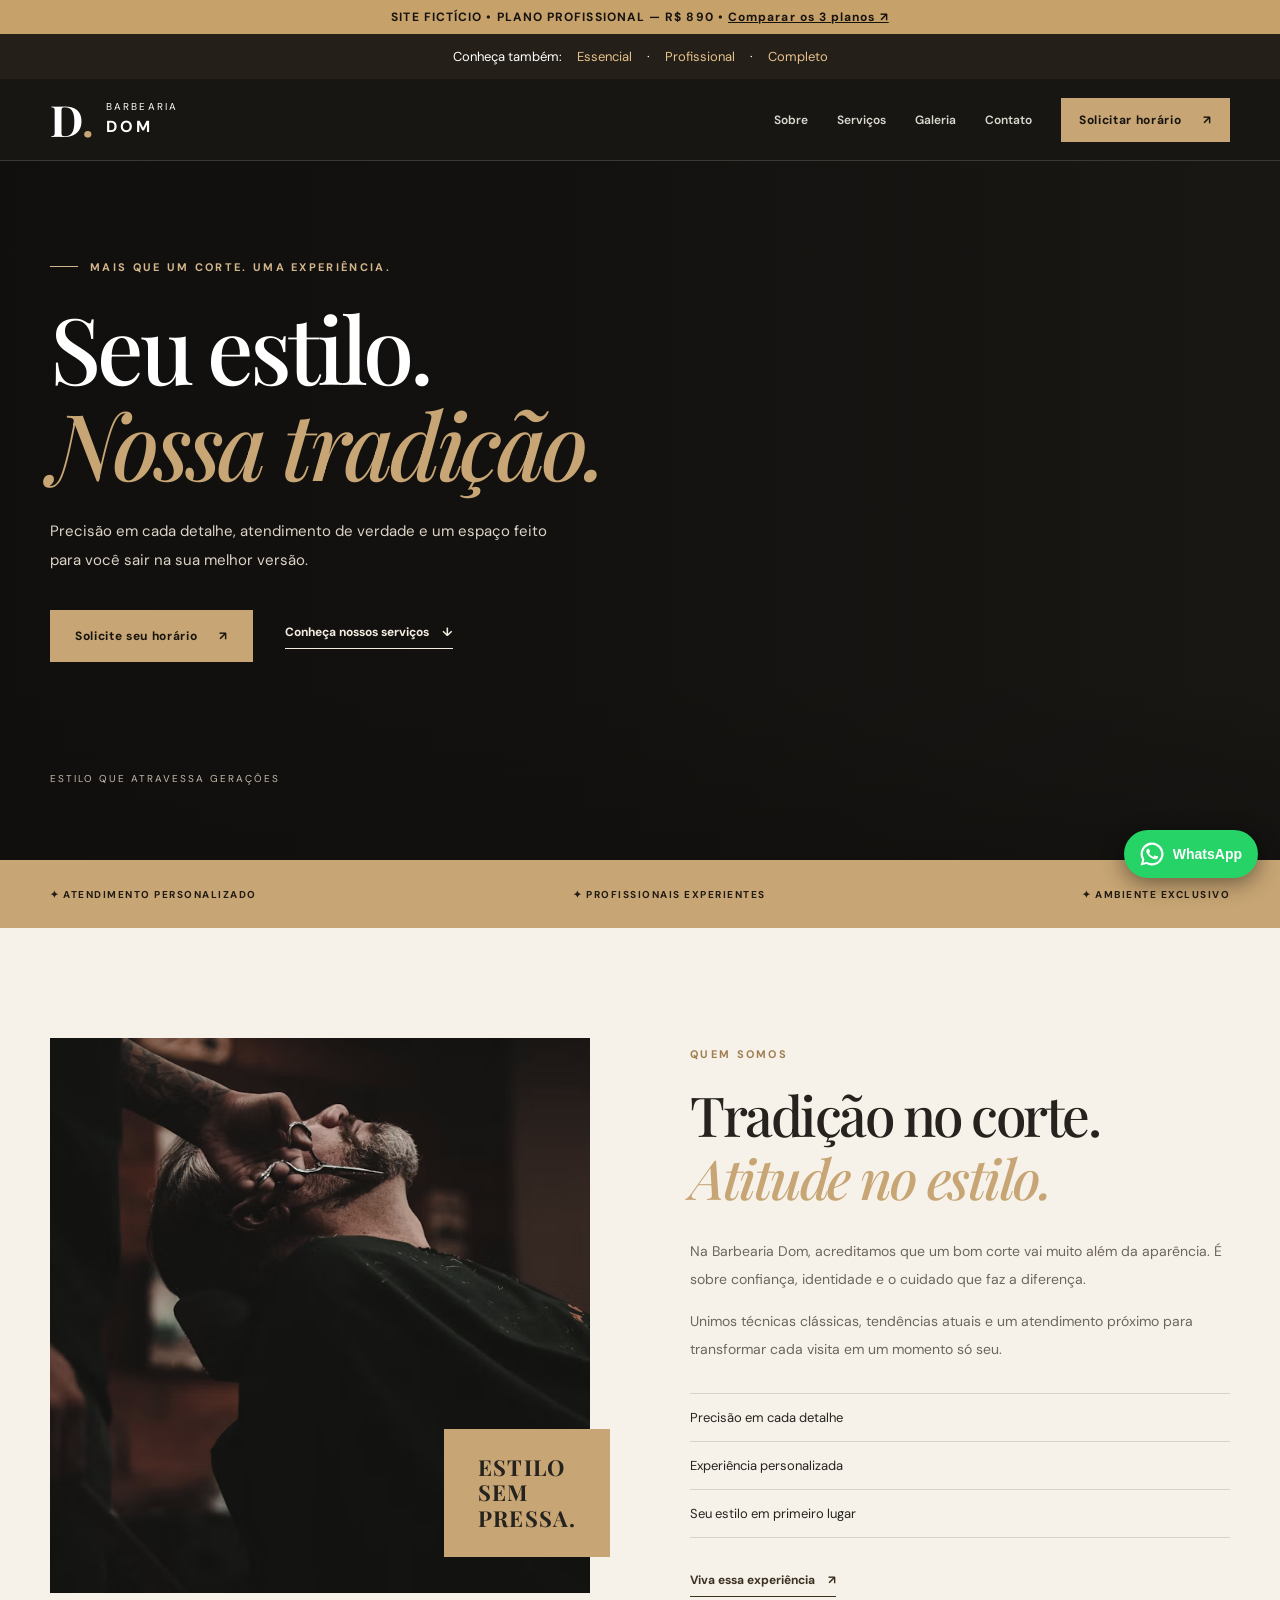
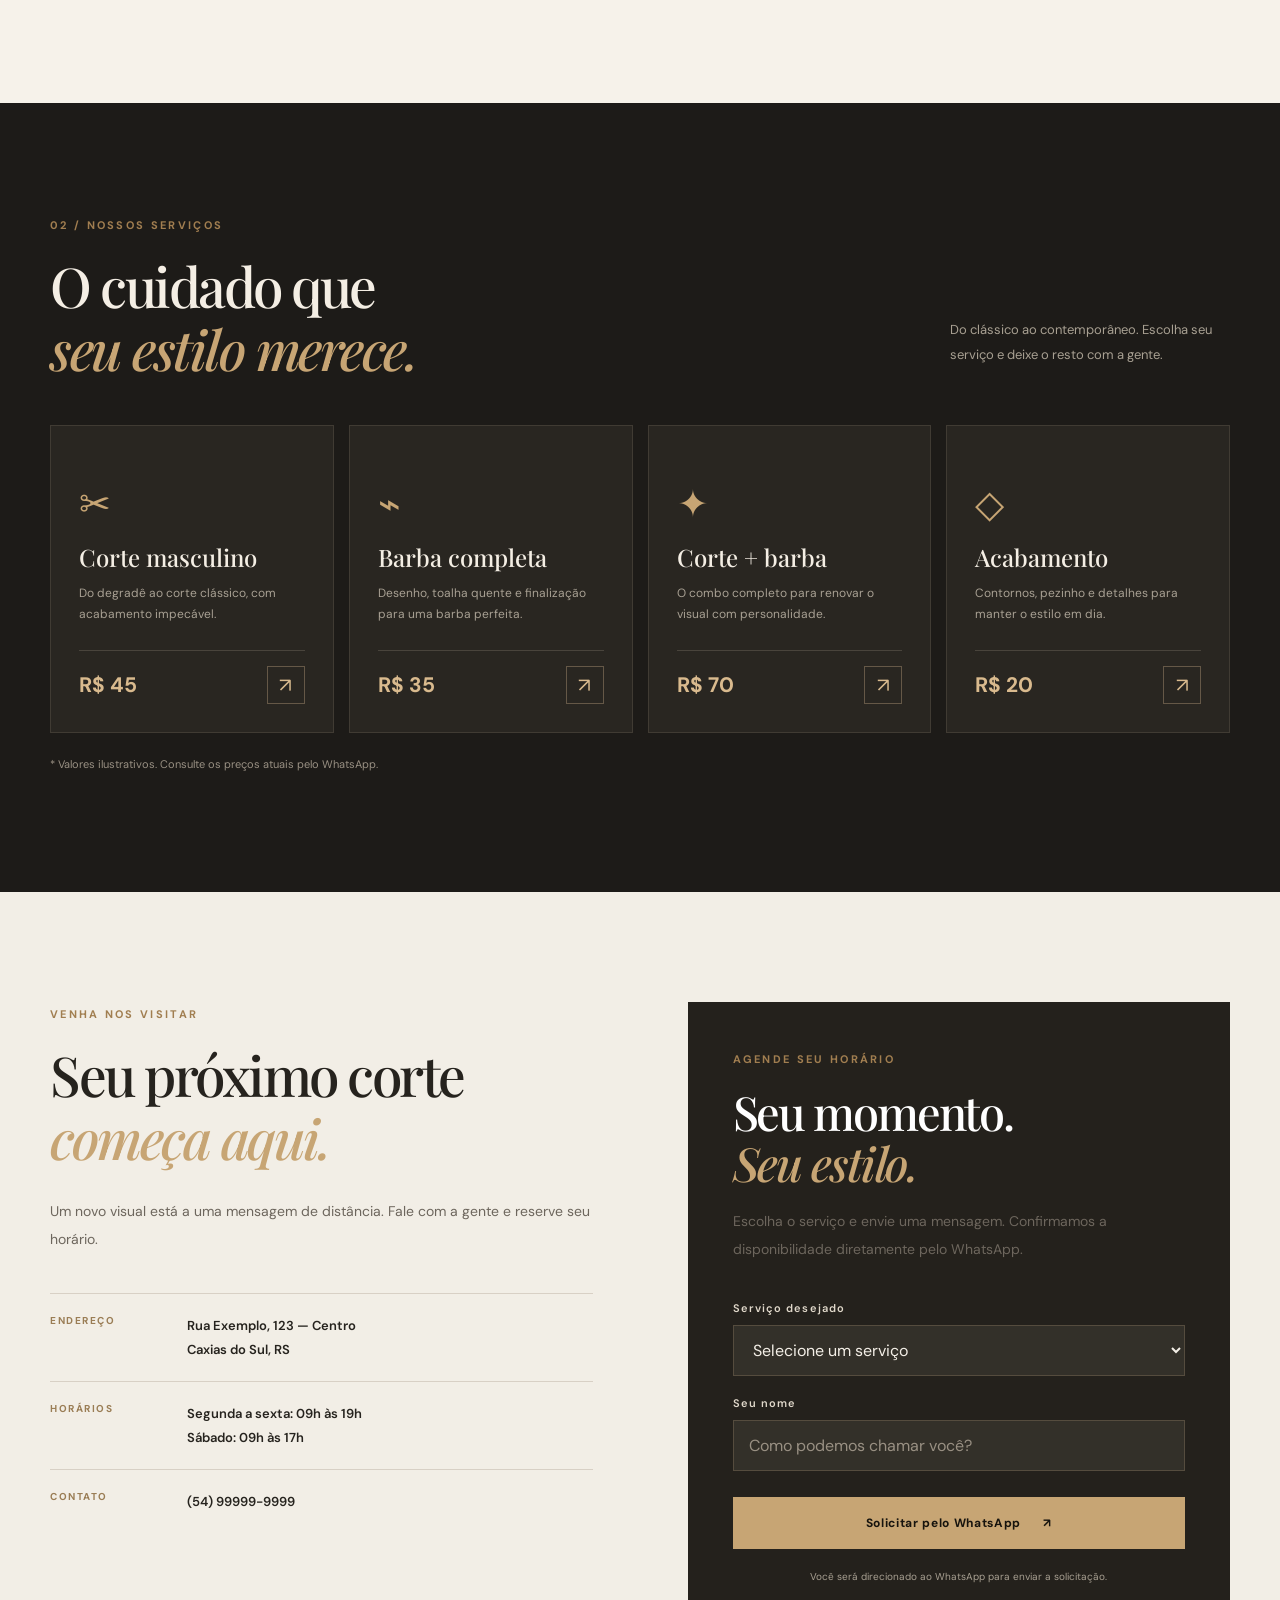
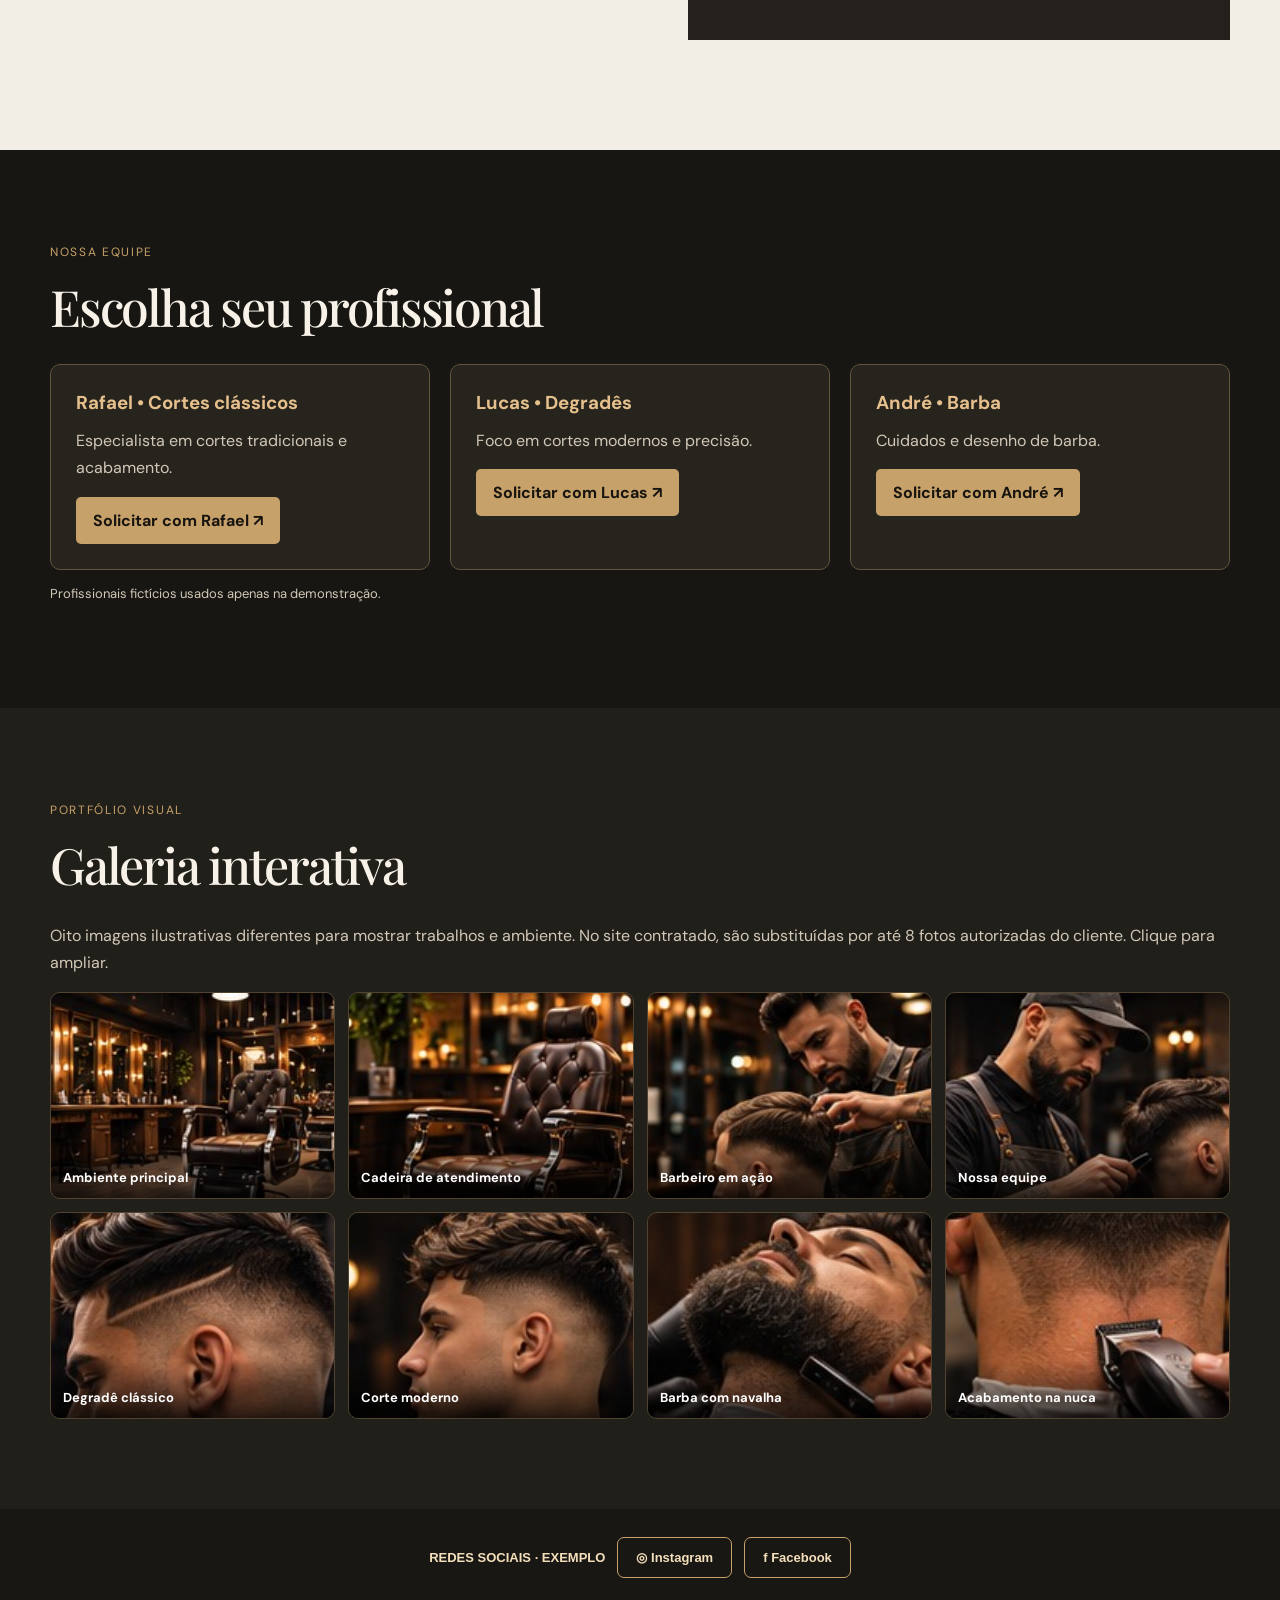
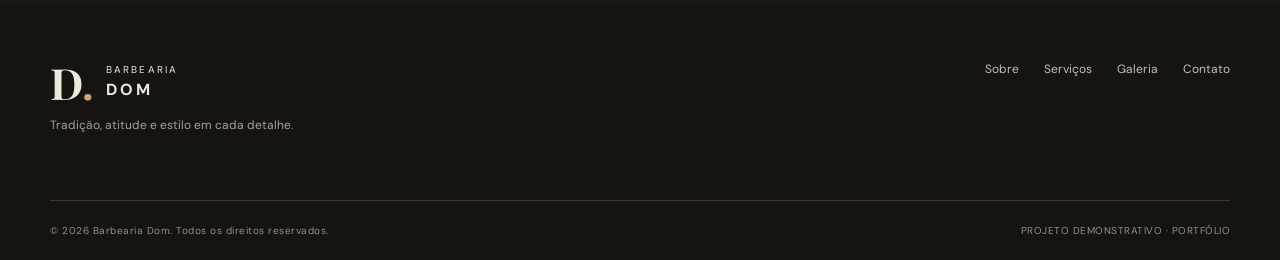
<file: profissional/index.html>
<!doctype html>

<html lang="pt-BR">
  <head>
    <meta charset="utf-8" />
    <meta content="width=device-width, initial-scale=1" name="viewport" />
    <meta content="#151411" name="theme-color" />
    <meta
      content="Barbearia Dom — cortes clássicos, barba e estilo em um ambiente exclusivo. Agende seu horário."
      name="description"
    />
    <title>Barbearia Dom | Demonstração Profissional</title>
    <link href="https://fonts.googleapis.com" rel="preconnect" />
    <link crossorigin="" href="https://fonts.gstatic.com" rel="preconnect" />
    <link
      href="https://fonts.googleapis.com/css2?family=DM+Sans:wght@400;500;600;700&amp;family=Playfair+Display:wght@500;600;700&amp;display=swap"
      rel="stylesheet"
    />
    <link href="style.css" rel="stylesheet" />
    <script defer="" src="script.js"></script>
    <link href="extras.css" rel="stylesheet" />
    <script defer="True" src="extras.js"></script>
    <style>
      .social-demo {
        background: #191713;
        color: #f4dfbb;
        text-align: center;
        padding: 28px 12px;
        display: flex;
        gap: 12px;
        align-items: center;
        justify-content: center;
        flex-wrap: wrap;
        font: 600 13px Arial;
      }
      .social-demo button {
        background: transparent;
        border: 1px solid #c9a16b;
        border-radius: 7px;
        padding: 12px 18px;
        color: #f4dfbb;
        cursor: pointer;
      }
      .floating-wa {
        position: fixed;
        right: 22px;
        bottom: 22px;
        z-index: 80;
        background: #25d366;
        color: #fff;
        display: flex;
        align-items: center;
        gap: 9px;
        padding: 12px 16px;
        border-radius: 100px;
        font: 700 14px Arial;
        text-decoration: none;
        box-shadow: 0 5px 22px #0007;
      }
      .floating-wa svg {
        width: 24px;
        height: 24px;
      }
      .demo-modal {
        position: fixed;
        inset: 0;
        background: #000b;
        display: grid;
        place-items: center;
        z-index: 10001;
        padding: 18px;
      }
      .demo-modal > div {
        background: #26211b;
        border: 1px solid #c7a16a;
        color: white;
        border-radius: 12px;
        max-width: 450px;
        padding: 25px;
        line-height: 1.6;
      }
      .demo-modal button {
        background: #c7a16a;
        color: #17140f;
        border: 0;
        padding: 12px 22px;
        border-radius: 6px;
        cursor: pointer;
      }
    </style>
  </head>
  <body>
    <div class="demo-ribbon">
      SITE FICTÍCIO • PLANO PROFISSIONAL — R$ 890 •
      <a href="../index.html">Comparar os 3 planos ↗</a>
    </div>
    <div class="site-plan-nav">
      Conheça também: <a href="../essencial/index.html">Essencial</a> ·
      <a href="../profissional/index.html">Profissional</a> ·
      <a href="../completo/index.html">Completo</a>
    </div>
    <header class="header" id="inicio">
      <div class="container header-inner">
        <a aria-label="Barbearia Dom, início" class="brand" href="#inicio"
          ><span class="brand-mark">D<span>.</span></span
          ><span class="brand-text">BARBEARIA <strong>DOM</strong></span></a
        >
        <button
          aria-controls="menu"
          aria-expanded="false"
          aria-label="Abrir menu"
          class="menu-toggle"
        >
          <span></span><span></span><span></span>
        </button>
        <nav aria-label="Navegação principal" class="nav" id="menu">
          <a href="#sobre">Sobre</a><a href="#servicos">Serviços</a
          ><a href="#galeria-interativa">Galeria</a
          ><a href="#contato">Contato</a>
          <a class="btn btn-small" href="#agendar"
            >Solicitar horário <span aria-hidden="true">↗</span></a
          >
        </nav>
      </div>
    </header>
    <main>
      <section aria-labelledby="hero-title" class="hero">
        <div class="hero-photo"></div>
        <div class="hero-shade"></div>
        <div class="container hero-content">
          <span class="eyebrow"
            ><span class="line"></span> MAIS QUE UM CORTE. UMA
            EXPERIÊNCIA.</span
          >
          <h1 id="hero-title">Seu estilo.<br /><em>Nossa tradição.</em></h1>
          <p>
            Precisão em cada detalhe, atendimento de verdade e um espaço feito
            para você sair na sua melhor versão.
          </p>
          <div class="hero-actions">
            <a class="btn" href="#agendar"
              >Solicite seu horário <span aria-hidden="true">↗</span></a
            ><a class="text-link" href="#servicos"
              >Conheça nossos serviços <span aria-hidden="true">↓</span></a
            >
          </div>
          <div class="hero-bottom">
            <span>ESTILO QUE ATRAVESSA GERAÇÕES</span>
          </div>
        </div>
      </section>
      <div class="highlights">
        <div class="container highlights-inner">
          <span>✦ ATENDIMENTO PERSONALIZADO</span
          ><span>✦ PROFISSIONAIS EXPERIENTES</span
          ><span>✦ AMBIENTE EXCLUSIVO</span>
        </div>
      </div>
      <section class="section about" id="sobre">
        <div class="container about-grid">
          <div class="about-image">
            <img
              alt="Barbeiro trabalhando com atenção aos detalhes"
              loading="lazy"
              src="imagens/sobre.jpg"
            />
            <div class="image-stamp">ESTILO<br />SEM<br />PRESSA.</div>
          </div>
          <div class="about-copy">
            <span class="eyebrow">QUEM SOMOS</span>
            <h2>Tradição no corte.<br /><em>Atitude no estilo.</em></h2>
            <p>
              Na Barbearia Dom, acreditamos que um bom corte vai muito além da
              aparência. É sobre confiança, identidade e o cuidado que faz a
              diferença.
            </p>
            <p>
              Unimos técnicas clássicas, tendências atuais e um atendimento
              próximo para transformar cada visita em um momento só seu.
            </p>
            <div class="about-features">
              <div>
                <span>Precisão em cada detalhe</span>
              </div>
              <div>
                <span>Experiência personalizada</span>
              </div>
              <div>
                <span>Seu estilo em primeiro lugar</span>
              </div>
            </div>
            <a class="text-link dark" href="#agendar"
              >Viva essa experiência <span aria-hidden="true">↗</span></a
            >
          </div>
        </div>
      </section>
      <section class="section services" id="servicos">
        <div class="container">
          <div class="section-heading">
            <div>
              <span class="eyebrow">02 / NOSSOS SERVIÇOS</span>
              <h2>O cuidado que<br /><em>seu estilo merece.</em></h2>
            </div>
            <p>
              Do clássico ao contemporâneo. Escolha seu serviço e deixe o resto
              com a gente.
            </p>
          </div>
          <div class="services-grid">
            <article class="service">
              <div class="service-icon">✂</div>
              <h3>Corte masculino</h3>
              <p>Do degradê ao corte clássico, com acabamento impecável.</p>
              <div class="service-footer">
                <strong>R$ 45</strong
                ><button
                  aria-label="Agendar corte masculino"
                  class="service-book"
                  data-service="Corte masculino"
                >
                  ↗
                </button>
              </div>
            </article>
            <article class="service">
              <div class="service-icon">⌁</div>
              <h3>Barba completa</h3>
              <p>
                Desenho, toalha quente e finalização para uma barba perfeita.
              </p>
              <div class="service-footer">
                <strong>R$ 35</strong
                ><button
                  aria-label="Agendar barba completa"
                  class="service-book"
                  data-service="Barba completa"
                >
                  ↗
                </button>
              </div>
            </article>
            <article class="service">
              <div class="service-icon">✦</div>
              <h3>Corte + barba</h3>
              <p>O combo completo para renovar o visual com personalidade.</p>
              <div class="service-footer">
                <strong>R$ 70</strong
                ><button
                  aria-label="Agendar corte e barba"
                  class="service-book"
                  data-service="Corte e barba"
                >
                  ↗
                </button>
              </div>
            </article>
            <article class="service">
              <div class="service-icon">◇</div>
              <h3>Acabamento</h3>
              <p>Contornos, pezinho e detalhes para manter o estilo em dia.</p>
              <div class="service-footer">
                <strong>R$ 20</strong
                ><button
                  aria-label="Agendar acabamento"
                  class="service-book"
                  data-service="Acabamento"
                >
                  ↗
                </button>
              </div>
            </article>
          </div>
          <p class="services-note">
            * Valores ilustrativos. Consulte os preços atuais pelo WhatsApp.
          </p>
        </div>
      </section>
      <section class="section contact" id="contato">
        <div class="container contact-grid">
          <div>
            <span class="eyebrow">VENHA NOS VISITAR</span>
            <h2>Seu próximo corte<br /><em>começa aqui.</em></h2>
            <p>
              Um novo visual está a uma mensagem de distância. Fale com a gente
              e reserve seu horário.
            </p>
            <div class="contact-list">
              <div>
                <span>ENDEREÇO</span
                ><strong
                  >Rua Exemplo, 123 — Centro<br />Caxias do Sul, RS</strong
                >
              </div>
              <div>
                <span>HORÁRIOS</span
                ><strong
                  >Segunda a sexta: 09h às 19h<br />Sábado: 09h às 17h</strong
                >
              </div>
              <div>
                <span>CONTATO</span
                ><strong id="phone-display">(54) 99999-9999</strong>
              </div>
            </div>
          </div>
          <div class="booking-card" id="agendar">
            <span class="eyebrow">AGENDE SEU HORÁRIO</span>
            <h3>Seu momento.<br /><em>Seu estilo.</em></h3>
            <p>
              Escolha o serviço e envie uma mensagem. Confirmamos a
              disponibilidade diretamente pelo WhatsApp.
            </p>
            <form id="booking-form">
              <label for="booking-service">Serviço desejado</label
              ><select id="booking-service" required="">
                <option value="">Selecione um serviço</option>
                <option>Corte masculino</option>
                <option>Barba completa</option>
                <option>Corte e barba</option>
                <option>Acabamento</option></select
              ><label for="booking-name">Seu nome</label
              ><input
                id="booking-name"
                maxlength="80"
                placeholder="Como podemos chamar você?"
                required=""
                type="text"
              /><button class="btn" type="submit">
                Solicitar pelo WhatsApp <span aria-hidden="true">↗</span>
              </button>
              <p class="booking-hint">
                Você será direcionado ao WhatsApp para enviar a solicitação.
              </p>
            </form>
          </div>
        </div>
      </section>
      <section class="extra-section" id="equipe">
        <div class="container">
          <span class="plan-tag">NOSSA EQUIPE</span>
          <h2>Escolha seu profissional</h2>
          <div class="extra-grid">
            <article class="extra-card">
              <h3>Rafael • Cortes clássicos</h3>
              <p>Especialista em cortes tradicionais e acabamento.</p>
              <button data-demo-action="">Solicitar com Rafael ↗</button>
            </article>
            <article class="extra-card">
              <h3>Lucas • Degradês</h3>
              <p>Foco em cortes modernos e precisão.</p>
              <button data-demo-action="">Solicitar com Lucas ↗</button>
            </article>
            <article class="extra-card">
              <h3>André • Barba</h3>
              <p>Cuidados e desenho de barba.</p>
              <button data-demo-action="">Solicitar com André ↗</button>
            </article>
          </div>
          <p class="notice">
            Profissionais fictícios usados apenas na demonstração.
          </p>
        </div>
      </section>
      <section class="extra-section" id="galeria-interativa">
        <div class="container">
          <span class="plan-tag">PORTFÓLIO VISUAL</span>
          <h2>Galeria interativa</h2>
          <p>
            Oito imagens ilustrativas diferentes para mostrar trabalhos e
            ambiente. No site contratado, são substituídas por até 8 fotos
            autorizadas do cliente. Clique para ampliar.
          </p>
          <div class="extra-gallery">
            <button
              aria-label="Ampliar: Ambiente principal"
              data-category="ambiente"
              data-lightbox-image="imagens/portfolio-01.jpg"
              type="button"
            >
              <img
                alt="Ambiente principal — imagem ilustrativa gerada para demonstração"
                loading="lazy"
                src="imagens/portfolio-01.jpg"
              /><span class="gallery-caption">Ambiente principal</span></button
            ><button
              aria-label="Ampliar: Cadeira de atendimento"
              data-category="ambiente"
              data-lightbox-image="imagens/portfolio-02.jpg"
              type="button"
            >
              <img
                alt="Cadeira de atendimento — imagem ilustrativa gerada para demonstração"
                loading="lazy"
                src="imagens/portfolio-02.jpg"
              /><span class="gallery-caption"
                >Cadeira de atendimento</span
              ></button
            ><button
              aria-label="Ampliar: Barbeiro em ação"
              data-category="barbeiros"
              data-lightbox-image="imagens/portfolio-03.jpg"
              type="button"
            >
              <img
                alt="Barbeiro em ação — imagem ilustrativa gerada para demonstração"
                loading="lazy"
                src="imagens/portfolio-03.jpg"
              /><span class="gallery-caption">Barbeiro em ação</span></button
            ><button
              aria-label="Ampliar: Nossa equipe"
              data-category="barbeiros"
              data-lightbox-image="imagens/portfolio-04.jpg"
              type="button"
            >
              <img
                alt="Nossa equipe — imagem ilustrativa gerada para demonstração"
                loading="lazy"
                src="imagens/portfolio-04.jpg"
              /><span class="gallery-caption">Nossa equipe</span></button
            ><button
              aria-label="Ampliar: Degradê clássico"
              data-category="cortes"
              data-lightbox-image="imagens/portfolio-05.jpg"
              type="button"
            >
              <img
                alt="Degradê clássico — imagem ilustrativa gerada para demonstração"
                loading="lazy"
                src="imagens/portfolio-05.jpg"
              /><span class="gallery-caption">Degradê clássico</span></button
            ><button
              aria-label="Ampliar: Corte moderno"
              data-category="cortes"
              data-lightbox-image="imagens/portfolio-06.jpg"
              type="button"
            >
              <img
                alt="Corte moderno — imagem ilustrativa gerada para demonstração"
                loading="lazy"
                src="imagens/portfolio-06.jpg"
              /><span class="gallery-caption">Corte moderno</span></button
            ><button
              aria-label="Ampliar: Barba com navalha"
              data-category="barba"
              data-lightbox-image="imagens/portfolio-07.jpg"
              type="button"
            >
              <img
                alt="Barba com navalha — imagem ilustrativa gerada para demonstração"
                loading="lazy"
                src="imagens/portfolio-07.jpg"
              /><span class="gallery-caption">Barba com navalha</span></button
            ><button
              aria-label="Ampliar: Acabamento na nuca"
              data-category="barbeiros"
              data-lightbox-image="imagens/portfolio-08.jpg"
              type="button"
            >
              <img
                alt="Acabamento na nuca — imagem ilustrativa gerada para demonstração"
                loading="lazy"
                src="imagens/portfolio-08.jpg"
              /><span class="gallery-caption">Acabamento na nuca</span>
            </button>
          </div>
        </div>
      </section>
    </main>
    <div class="social-demo">
      <span>REDES SOCIAIS · EXEMPLO</span>
      <button data-social="Instagram" type="button">◎ Instagram</button>
      <button data-social="Facebook" type="button">f Facebook</button>
    </div>
    <footer class="footer">
      <div class="container footer-top">
        <div>
          <a class="brand" href="#inicio"
            ><span class="brand-mark">D<span>.</span></span
            ><span class="brand-text">BARBEARIA <strong>DOM</strong></span></a
          >
          <p>Tradição, atitude e estilo em cada detalhe.</p>
        </div>
        <div class="footer-links">
          <a href="#sobre">Sobre</a><a href="#servicos">Serviços</a
          ><a href="#galeria-interativa">Galeria</a
          ><a href="#contato">Contato</a>
        </div>
      </div>
      <div class="container footer-bottom">
        <span
          >© <span id="year"></span> Barbearia Dom. Todos os direitos
          reservados.</span
        ><span>PROJETO DEMONSTRATIVO · PORTFÓLIO</span>
      </div>
    </footer>
    <a
      aria-label="Solicitar atendimento pelo WhatsApp"
      class="floating-wa"
      href="#agendar"
      ><svg aria-hidden="true" viewbox="0 0 32 32">
        <path
          d="M16 .8A15.1 15.1 0 0 0 3 23.6L.8 31.2l7.8-2A15.2 15.2 0 1 0 16 .8Zm0 27.5a12.3 12.3 0 0 1-6.2-1.7l-.5-.3-4.6 1.2 1.2-4.5-.3-.5A12.3 12.3 0 1 1 16 28.3Zm6.8-9.2c-.4-.2-2.3-1.1-2.7-1.2-.3-.1-.6-.2-.8.2-.3.4-1 1.2-1.2 1.5-.2.2-.4.3-.8.1-.4-.2-1.6-.6-3-1.9-1.1-1-1.9-2.2-2.1-2.6-.2-.4 0-.6.2-.8l.6-.7.4-.6c.1-.2 0-.5 0-.7l-1.2-2.9c-.3-.7-.6-.6-.8-.6h-.7c-.3 0-.7.1-1 .5-.4.4-1.3 1.3-1.3 3.1s1.4 3.6 1.6 3.8c.2.2 2.7 4.1 6.6 5.7 3.2 1.3 3.9 1.1 4.6 1 .7-.1 2.3-1 2.6-2 .3-.9.3-1.7.2-1.9-.1-.2-.3-.3-.7-.5Z"
          fill="currentColor"
        ></path></svg
      ><span>WhatsApp</span></a
    >
    <script>
      document.querySelectorAll("[data-social]").forEach((b) =>
        b.addEventListener("click", () => {
          const modal = document.createElement("div");
          modal.className = "demo-modal";
          modal.innerHTML =
            '<div role="dialog" aria-modal="true"><h3>Rede social demonstrativa</h3><p>Este é um site fictício. No projeto contratado, o botão abrirá o perfil real do estabelecimento.</p><button>Entendi</button></div>';
          document.body.append(modal);
          modal.querySelector("button").onclick = () => modal.remove();
          modal.onclick = (e) => {
            if (e.target === modal) modal.remove();
          };
        }),
      );
    </script>
  </body>
</html>
</file>
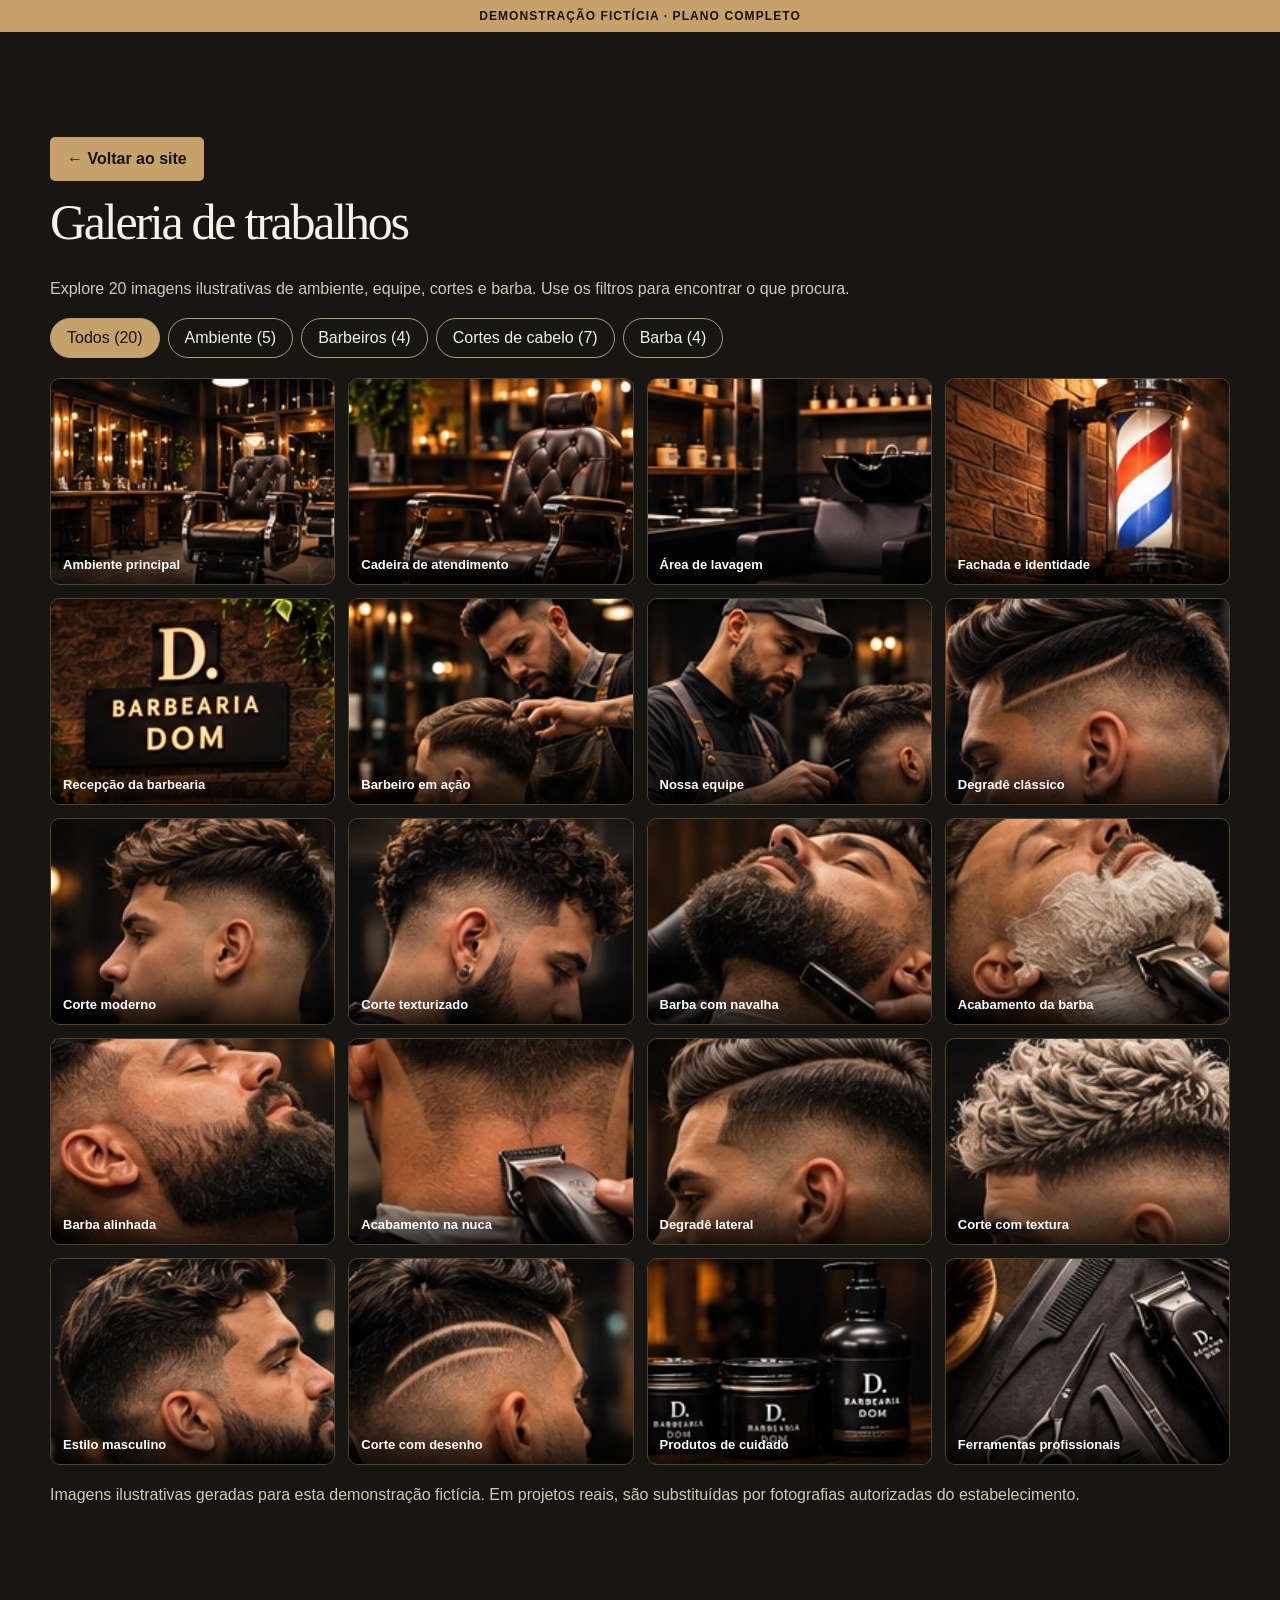
<file: completo/galeria.html>
<!DOCTYPE html>

<html lang="pt-BR"><head><meta charset="utf-8"/><meta content="width=device-width,initial-scale=1" name="viewport"/><title>Galeria de trabalhos | Barbearia Dom</title><link href="style.css" rel="stylesheet"/><link href="extras.css" rel="stylesheet"/></head><body style="background:#171612;color:#eee"><div class="demo-ribbon">DEMONSTRAÇÃO FICTÍCIA · PLANO COMPLETO</div><main class="extra-section"><div class="container"><a class="extra-btn" href="index.html">← Voltar ao site</a><h2>Galeria de trabalhos</h2><p>Explore 20 imagens ilustrativas de ambiente, equipe, cortes e barba. Use os filtros para encontrar o que procura.</p><div aria-label="Filtrar fotografias" class="filters"><button class="active" data-gallery-filter="todos" type="button">Todos (20)</button><button data-gallery-filter="ambiente" type="button">Ambiente (5)</button><button data-gallery-filter="barbeiros" type="button">Barbeiros (4)</button><button data-gallery-filter="cortes" type="button">Cortes de cabelo (7)</button><button data-gallery-filter="barba" type="button">Barba (4)</button></div><div class="extra-gallery"><button aria-label="Ampliar: Ambiente principal" data-category="ambiente" data-lightbox-image="imagens/portfolio-01.jpg" type="button"><img alt="Ambiente principal — imagem ilustrativa gerada para demonstração" loading="lazy" src="imagens/portfolio-01.jpg"/><span class="gallery-caption">Ambiente principal</span></button><button aria-label="Ampliar: Cadeira de atendimento" data-category="ambiente" data-lightbox-image="imagens/portfolio-02.jpg" type="button"><img alt="Cadeira de atendimento — imagem ilustrativa gerada para demonstração" loading="lazy" src="imagens/portfolio-02.jpg"/><span class="gallery-caption">Cadeira de atendimento</span></button><button aria-label="Ampliar: Área de lavagem" data-category="ambiente" data-lightbox-image="imagens/portfolio-03.jpg" type="button"><img alt="Área de lavagem — imagem ilustrativa gerada para demonstração" loading="lazy" src="imagens/portfolio-03.jpg"/><span class="gallery-caption">Área de lavagem</span></button><button aria-label="Ampliar: Fachada e identidade" data-category="ambiente" data-lightbox-image="imagens/portfolio-04.jpg" type="button"><img alt="Fachada e identidade — imagem ilustrativa gerada para demonstração" loading="lazy" src="imagens/portfolio-04.jpg"/><span class="gallery-caption">Fachada e identidade</span></button><button aria-label="Ampliar: Recepção da barbearia" data-category="ambiente" data-lightbox-image="imagens/portfolio-05.jpg" type="button"><img alt="Recepção da barbearia — imagem ilustrativa gerada para demonstração" loading="lazy" src="imagens/portfolio-05.jpg"/><span class="gallery-caption">Recepção da barbearia</span></button><button aria-label="Ampliar: Barbeiro em ação" data-category="barbeiros" data-lightbox-image="imagens/portfolio-06.jpg" type="button"><img alt="Barbeiro em ação — imagem ilustrativa gerada para demonstração" loading="lazy" src="imagens/portfolio-06.jpg"/><span class="gallery-caption">Barbeiro em ação</span></button><button aria-label="Ampliar: Nossa equipe" data-category="barbeiros" data-lightbox-image="imagens/portfolio-07.jpg" type="button"><img alt="Nossa equipe — imagem ilustrativa gerada para demonstração" loading="lazy" src="imagens/portfolio-07.jpg"/><span class="gallery-caption">Nossa equipe</span></button><button aria-label="Ampliar: Degradê clássico" data-category="cortes" data-lightbox-image="imagens/portfolio-08.jpg" type="button"><img alt="Degradê clássico — imagem ilustrativa gerada para demonstração" loading="lazy" src="imagens/portfolio-08.jpg"/><span class="gallery-caption">Degradê clássico</span></button><button aria-label="Ampliar: Corte moderno" data-category="cortes" data-lightbox-image="imagens/portfolio-09.jpg" type="button"><img alt="Corte moderno — imagem ilustrativa gerada para demonstração" loading="lazy" src="imagens/portfolio-09.jpg"/><span class="gallery-caption">Corte moderno</span></button><button aria-label="Ampliar: Corte texturizado" data-category="cortes" data-lightbox-image="imagens/portfolio-10.jpg" type="button"><img alt="Corte texturizado — imagem ilustrativa gerada para demonstração" loading="lazy" src="imagens/portfolio-10.jpg"/><span class="gallery-caption">Corte texturizado</span></button><button aria-label="Ampliar: Barba com navalha" data-category="barba" data-lightbox-image="imagens/portfolio-11.jpg" type="button"><img alt="Barba com navalha — imagem ilustrativa gerada para demonstração" loading="lazy" src="imagens/portfolio-11.jpg"/><span class="gallery-caption">Barba com navalha</span></button><button aria-label="Ampliar: Acabamento da barba" data-category="barba" data-lightbox-image="imagens/portfolio-12.jpg" type="button"><img alt="Acabamento da barba — imagem ilustrativa gerada para demonstração" loading="lazy" src="imagens/portfolio-12.jpg"/><span class="gallery-caption">Acabamento da barba</span></button><button aria-label="Ampliar: Barba alinhada" data-category="barba" data-lightbox-image="imagens/portfolio-13.jpg" type="button"><img alt="Barba alinhada — imagem ilustrativa gerada para demonstração" loading="lazy" src="imagens/portfolio-13.jpg"/><span class="gallery-caption">Barba alinhada</span></button><button aria-label="Ampliar: Acabamento na nuca" data-category="barbeiros" data-lightbox-image="imagens/portfolio-14.jpg" type="button"><img alt="Acabamento na nuca — imagem ilustrativa gerada para demonstração" loading="lazy" src="imagens/portfolio-14.jpg"/><span class="gallery-caption">Acabamento na nuca</span></button><button aria-label="Ampliar: Degradê lateral" data-category="cortes" data-lightbox-image="imagens/portfolio-15.jpg" type="button"><img alt="Degradê lateral — imagem ilustrativa gerada para demonstração" loading="lazy" src="imagens/portfolio-15.jpg"/><span class="gallery-caption">Degradê lateral</span></button><button aria-label="Ampliar: Corte com textura" data-category="cortes" data-lightbox-image="imagens/portfolio-16.jpg" type="button"><img alt="Corte com textura — imagem ilustrativa gerada para demonstração" loading="lazy" src="imagens/portfolio-16.jpg"/><span class="gallery-caption">Corte com textura</span></button><button aria-label="Ampliar: Estilo masculino" data-category="cortes" data-lightbox-image="imagens/portfolio-17.jpg" type="button"><img alt="Estilo masculino — imagem ilustrativa gerada para demonstração" loading="lazy" src="imagens/portfolio-17.jpg"/><span class="gallery-caption">Estilo masculino</span></button><button aria-label="Ampliar: Corte com desenho" data-category="cortes" data-lightbox-image="imagens/portfolio-18.jpg" type="button"><img alt="Corte com desenho — imagem ilustrativa gerada para demonstração" loading="lazy" src="imagens/portfolio-18.jpg"/><span class="gallery-caption">Corte com desenho</span></button><button aria-label="Ampliar: Produtos de cuidado" data-category="barba" data-lightbox-image="imagens/portfolio-19.jpg" type="button"><img alt="Produtos de cuidado — imagem ilustrativa gerada para demonstração" loading="lazy" src="imagens/portfolio-19.jpg"/><span class="gallery-caption">Produtos de cuidado</span></button><button aria-label="Ampliar: Ferramentas profissionais" data-category="barbeiros" data-lightbox-image="imagens/portfolio-20.jpg" type="button"><img alt="Ferramentas profissionais — imagem ilustrativa gerada para demonstração" loading="lazy" src="imagens/portfolio-20.jpg"/><span class="gallery-caption">Ferramentas profissionais</span></button></div><p class="gallery-disclaimer">Imagens ilustrativas geradas para esta demonstração fictícia. Em projetos reais, são substituídas por fotografias autorizadas do estabelecimento.</p></div></main><script src="extras.js"></script></body></html>
</file>
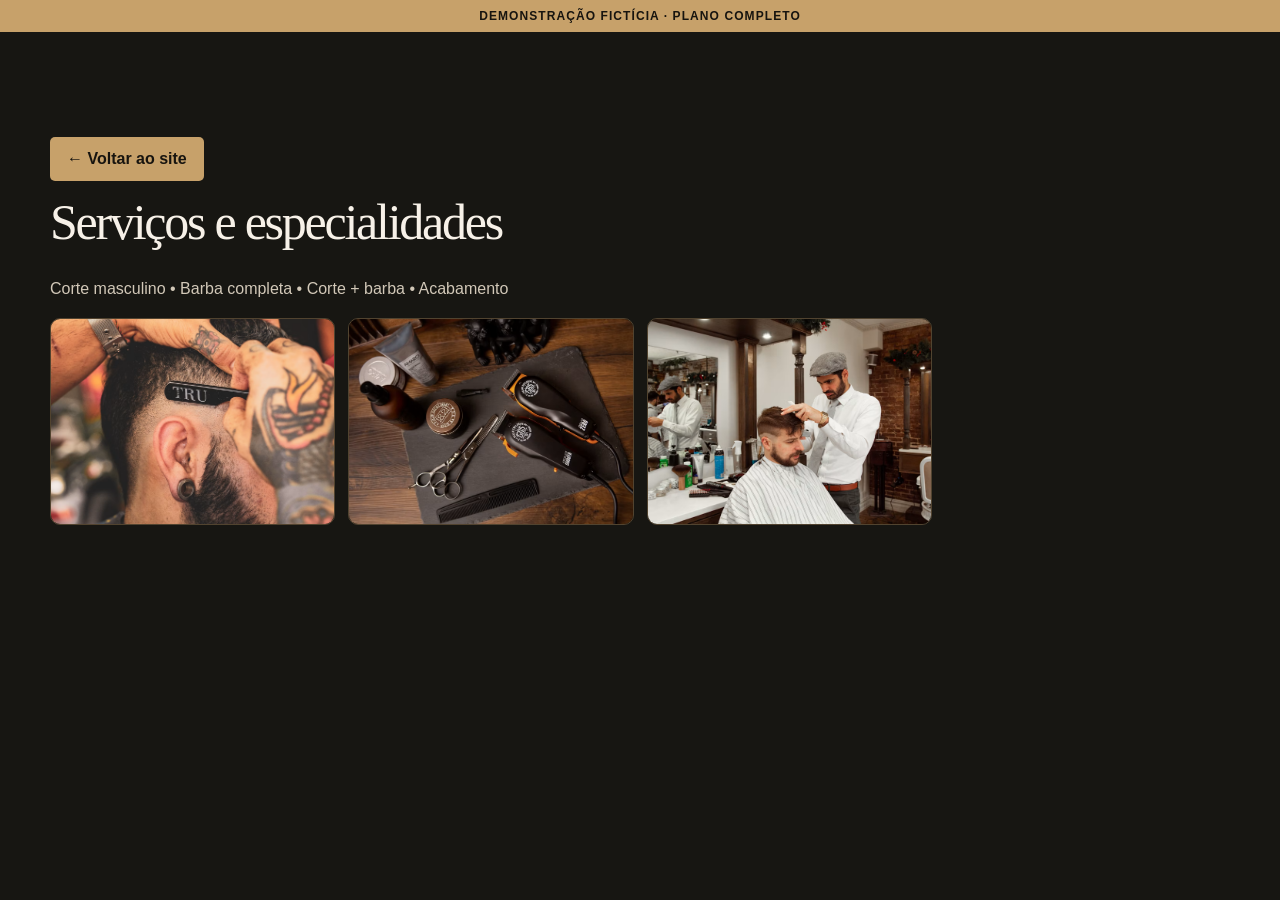
<file: completo/servicos.html>
<!doctype html>
<html lang="pt-BR">
  <head>
    <meta charset="utf-8" />
    <meta content="width=device-width,initial-scale=1" name="viewport" />
    <title>Serviços e especialidades | Barbearia Dom</title>
    <link href="style.css" rel="stylesheet" />
    <link href="extras.css" rel="stylesheet" />
  </head>
  <body style="background: #171612; color: #eee">
    <div class="demo-ribbon">DEMONSTRAÇÃO FICTÍCIA · PLANO COMPLETO</div>
    <main class="extra-section">
      <div class="container">
        <a class="extra-btn" href="index.html">← Voltar ao site</a>
        <h2>Serviços e especialidades</h2>
        <p>Corte masculino • Barba completa • Corte + barba • Acabamento</p>
        <div class="extra-gallery">
          <button data-lightbox-image="imagens/galeria-1.jpg">
            <img
              alt="Exemplo de trabalho"
              src="imagens/galeria-1.jpg"
            /></button
          ><button data-lightbox-image="imagens/galeria-2.jpg">
            <img alt="Ambiente" src="imagens/galeria-2.jpg" /></button
          ><button data-lightbox-image="imagens/galeria-3.jpg">
            <img alt="Detalhes" src="imagens/galeria-3.jpg" />
          </button>
        </div>
      </div>
    </main>
    <script src="extras.js"></script>
  </body>
</html>
</file>
<file: completo/style.css>
:root {
  --bg: #151411;
  --dark: #1e1c18;
  --cream: #f6f2ea;
  --muted: #bdb5a7;
  --gold: #c7a574;
  --text: #26231e;
  --border: rgba(255, 255, 255, 0.15);
}
* {
  box-sizing: border-box;
}
html {
  scroll-behavior: smooth;
  scroll-padding-top: 82px;
}
body {
  margin: 0;
  font-family: "DM Sans", sans-serif;
  color: var(--text);
  background: var(--cream);
}
a {
  color: inherit;
  text-decoration: none;
}
button,
input,
select {
  font: inherit;
}
button {
  cursor: pointer;
}
img {
  display: block;
  width: 100%;
  height: 100%;
  object-fit: cover;
}
.container {
  width: min(1180px, calc(100% - 48px));
  margin: auto;
}
.header {
  height: 82px;
  position: sticky;
  top: 0;
  z-index: 100;
  background: #171612;
  color: #fff;
  border-bottom: 1px solid var(--border);
}
.header-inner {
  height: 100%;
  display: flex;
  align-items: center;
  justify-content: space-between;
}
.brand {
  display: inline-flex;
  align-items: center;
  gap: 12px;
  flex-shrink: 0;
}
.brand-mark {
  font-family: "Playfair Display", serif;
  font-size: 43px;
  font-weight: 700;
  line-height: 1;
}
.brand-mark span {
  color: var(--gold);
}
.brand-text {
  font-size: 10px;
  letter-spacing: 0.21em;
  line-height: 1.55;
}
.brand-text strong {
  display: block;
  font-size: 16px;
  letter-spacing: 0.19em;
}
.nav {
  display: flex;
  align-items: center;
  gap: 29px;
}
.nav > a:not(.btn) {
  font-size: 12px;
  font-weight: 600;
  color: #ded9d0;
  transition: color 0.2s;
}
.nav > a:hover {
  color: var(--gold);
}
.btn {
  display: inline-flex;
  justify-content: center;
  align-items: center;
  gap: 22px;
  padding: 17px 24px;
  background: var(--gold);
  border: 1px solid var(--gold);
  color: #17140e;
  font-weight: 700;
  font-size: 12px;
  letter-spacing: 0.055em;
  transition:
    background 0.2s,
    transform 0.2s;
}
.btn:hover {
  background: #dfbd8b;
  transform: translateY(-2px);
}
.btn-small {
  padding: 13px 17px;
}
.menu-toggle {
  display: none;
  background: none;
  border: 0;
  padding: 10px;
}
.menu-toggle span {
  display: block;
  width: 25px;
  height: 2px;
  background: #fff;
  margin: 5px 0;
}
.hero {
  position: relative;
  min-height: 670px;
  background: #1a1916;
  color: white;
  display: flex;
  align-items: center;
  overflow: hidden;
}
.hero-photo {
  position: absolute;
  inset: 0;
  background: url("https://images.unsplash.com/photo-1599351431202-1e0f0137899a?auto=format&fit=crop&w=1900&q=90")
    center 38% / cover;
}
.hero-shade {
  position: absolute;
  inset: 0;
  background:
    linear-gradient(
      90deg,
      rgba(16, 15, 13, 0.95) 0%,
      rgba(16, 15, 13, 0.78) 44%,
      rgba(16, 15, 13, 0.16) 100%
    ),
    linear-gradient(0deg, rgba(15, 14, 12, 0.6), transparent 25%);
}
.hero-content {
  position: relative;
  z-index: 1;
  padding: 90px 0 75px;
}
.eyebrow {
  display: inline-flex;
  align-items: center;
  gap: 12px;
  font-size: 11px;
  font-weight: 700;
  letter-spacing: 0.21em;
  color: #a17e50;
  text-transform: uppercase;
}
.hero .eyebrow {
  color: #d4b68c;
}
.line {
  height: 1px;
  width: 28px;
  background: currentColor;
}
.hero h1,
h2,
.booking-card h3 {
  font-family: "Playfair Display", serif;
  letter-spacing: -0.045em;
  font-weight: 500;
}
.hero h1 {
  font-size: clamp(55px, 7.2vw, 104px);
  line-height: 1.05;
  margin: 25px 0;
}
.hero h1 em,
h2 em,
.booking-card h3 em {
  color: var(--gold);
  font-weight: 500;
}
.hero p {
  max-width: 500px;
  color: #ddd4c7;
  line-height: 1.9;
  font-size: 15px;
}
.hero-actions {
  display: flex;
  align-items: center;
  gap: 32px;
  margin-top: 36px;
  flex-wrap: wrap;
}
.text-link {
  font-size: 12px;
  font-weight: 700;
  border-bottom: 1px solid currentColor;
  padding-bottom: 8px;
  color: #f5ede0;
}
.text-link span {
  margin-left: 10px;
}
.text-link.dark {
  color: #3c3021;
}
.hero-bottom {
  display: flex;
  justify-content: space-between;
  margin-top: 110px;
  font-size: 10px;
  letter-spacing: 0.2em;
  color: #c5baab;
}
.highlights {
  background: #c7a574;
  color: #211b13;
}
.highlights-inner {
  min-height: 68px;
  display: flex;
  align-items: center;
  justify-content: space-between;
  gap: 18px;
}
.highlights span {
  font-size: 10px;
  letter-spacing: 0.15em;
  font-weight: 700;
}
.section {
  padding: 110px 0;
}
.about-grid {
  display: grid;
  grid-template-columns: 1fr 1fr;
  gap: 100px;
  align-items: center;
}
.about-image {
  height: 555px;
  position: relative;
  background: #bcb0a0;
}
.about-image img {
  filter: saturate(0.7);
}
.image-stamp {
  position: absolute;
  right: -20px;
  bottom: 36px;
  background: var(--gold);
  padding: 26px 34px;
  font-family: "Playfair Display", serif;
  font-size: 22px;
  font-weight: 700;
  line-height: 1.15;
  letter-spacing: 0.05em;
}
.about h2,
.section-heading h2,
.contact h2 {
  font-size: clamp(39px, 4.3vw, 62px);
  line-height: 1.15;
  margin: 20px 0 28px;
}
.about-copy > p,
.contact-grid > div > p {
  font-size: 14px;
  line-height: 2;
  color: #6d665d;
}
.about-features {
  margin: 30px 0;
  border-top: 1px solid #d9d1c5;
}
.about-features > div {
  display: flex;
  gap: 20px;
  padding: 15px 0;
  border-bottom: 1px solid #d9d1c5;
  font-size: 13px;
}
.about-features strong {
  color: #ae8a5b;
}
.services {
  background: #1d1b18;
  color: #f4eee4;
}
.section-heading {
  display: flex;
  justify-content: space-between;
  align-items: end;
  gap: 30px;
  margin-bottom: 44px;
}
.section-heading h2 {
  margin-bottom: 0;
}
.section-heading > p {
  max-width: 280px;
  color: #a8a092;
  font-size: 13px;
  line-height: 1.9;
}
.services-grid {
  display: grid;
  grid-template-columns: repeat(4, 1fr);
  gap: 15px;
}
.service {
  background: #292621;
  border: 1px solid #403b33;
  padding: 28px;
  min-height: 300px;
  display: flex;
  flex-direction: column;
  transition:
    border-color 0.2s,
    transform 0.2s;
}
.service:hover {
  border-color: var(--gold);
  transform: translateY(-4px);
}
.service-number {
  font-size: 10px;
  color: #968a79;
  letter-spacing: 0.2em;
}
.service-icon {
  font-size: 38px;
  color: var(--gold);
  margin: 25px 0 12px;
}
.service h3 {
  font-family: "Playfair Display", serif;
  font-size: 24px;
  font-weight: 500;
  margin: 0 0 10px;
}
.service p {
  color: #a8a093;
  font-size: 12px;
  line-height: 1.8;
  margin: 0 0 24px;
}
.service-footer {
  margin-top: auto;
  padding-top: 15px;
  border-top: 1px solid #49443c;
  display: flex;
  align-items: center;
  justify-content: space-between;
}
.service-footer strong {
  font-size: 21px;
  color: #d9ba8e;
}
.service-book {
  width: 38px;
  height: 38px;
  border: 1px solid #655847;
  color: #d9ba8e;
  background: transparent;
  font-size: 20px;
}
.service-book:hover {
  background: var(--gold);
  color: #17140e;
}
.services-note {
  font-size: 11px;
  color: #999083;
  margin-top: 24px;
}
.gallery-grid {
  display: grid;
  grid-template-columns: 1.3fr 1fr;
  grid-template-rows: 220px 220px;
  gap: 16px;
}
.gallery-item {
  position: relative;
  overflow: hidden;
  background: #b6afa5;
}
.gallery-large {
  grid-row: span 2;
}
.gallery-item img {
  transition: transform 0.5s;
  filter: saturate(0.65);
}
.gallery-item:hover img {
  transform: scale(1.06);
}
.gallery-item:after {
  content: "";
  position: absolute;
  inset: 50% 0 0;
  background: linear-gradient(transparent, rgba(0, 0, 0, 0.6));
}
.gallery-item span {
  position: absolute;
  z-index: 1;
  bottom: 24px;
  left: 25px;
  color: white;
  font-size: 11px;
  letter-spacing: 0.2em;
  font-weight: 700;
}
.quote-section {
  background: #c7a574;
  text-align: center;
  padding: 90px 0;
}
.quote-inner {
  max-width: 840px;
}
.quote-inner .eyebrow {
  color: #5c4325;
}
.stars {
  margin-top: 27px;
  letter-spacing: 6px;
  color: #34271a;
  font-size: 17px;
}
.quote-inner blockquote {
  font-family: "Playfair Display", serif;
  font-size: clamp(25px, 3vw, 40px);
  line-height: 1.45;
  margin: 24px 0;
}
.quote-inner p {
  font-size: 10px;
  letter-spacing: 0.2em;
  font-weight: 700;
}
.quote-dots {
  display: flex;
  gap: 8px;
  justify-content: center;
  margin-top: 25px;
}
.quote-dots span {
  width: 6px;
  height: 6px;
  background: #92724b;
  border-radius: 50%;
}
.quote-dots .active {
  background: #21180f;
  width: 18px;
  border-radius: 5px;
}
.contact {
  background: #f2eee6;
}
.contact-grid {
  display: grid;
  grid-template-columns: 1fr 1fr;
  gap: 95px;
  align-items: start;
}
.contact-list {
  margin-top: 40px;
}
.contact-list > div {
  display: grid;
  grid-template-columns: 125px 1fr;
  gap: 12px;
  padding: 20px 0;
  border-top: 1px solid #d8d0c5;
}
.contact-list span {
  font-size: 10px;
  letter-spacing: 0.15em;
  color: #9a7d55;
  font-weight: 700;
}
.contact-list strong {
  font-size: 13px;
  line-height: 1.8;
  font-weight: 600;
}
.booking-card {
  background: #24211c;
  color: #fff;
  padding: 45px;
}
.booking-card h3 {
  font-size: 47px;
  line-height: 1.1;
  margin: 18px 0;
}
.booking-card > p {
  color: #b7ad9e;
  font-size: 13px;
  line-height: 1.9;
  margin-bottom: 28px;
}
.booking-card form {
  display: flex;
  flex-direction: column;
  gap: 10px;
}
.booking-card label {
  font-size: 11px;
  letter-spacing: 0.1em;
  color: #e0d8ca;
  font-weight: 600;
  margin-top: 10px;
}
.booking-card select,
.booking-card input {
  height: 51px;
  padding: 0 15px;
  background: #333029;
  border: 1px solid #554c3e;
  color: #f4efe7;
  border-radius: 0;
  width: 100%;
}
.booking-card input::placeholder {
  color: #999083;
}
.booking-card .btn {
  margin-top: 16px;
}
.booking-hint {
  font-size: 10px;
  color: #a8a092;
  text-align: center;
  line-height: 1.6;
}
.footer {
  background: #151411;
  color: #eee8dd;
  padding: 55px 0 0;
}
.footer-top {
  display: flex;
  justify-content: space-between;
  align-items: start;
  padding-bottom: 55px;
}
.footer-top p {
  font-size: 12px;
  color: #aaa094;
}
.footer-links {
  display: flex;
  gap: 25px;
  flex-wrap: wrap;
  font-size: 12px;
  color: #c7bdb0;
}
.footer-links a:hover {
  color: var(--gold);
}
.footer-bottom {
  border-top: 1px solid #39352e;
  display: flex;
  justify-content: space-between;
  gap: 20px;
  padding: 23px 0;
  color: #978f84;
  font-size: 10px;
  letter-spacing: 0.05em;
}
.floating-book {
  position: fixed;
  bottom: 24px;
  right: 24px;
  z-index: 50;
  background: var(--gold);
  color: #1b1711;
  box-shadow: 0 8px 25px #0004;
  padding: 14px 19px;
  font-size: 13px;
  font-weight: 700;
  display: flex;
  align-items: center;
  gap: 10px;
}
.floating-book:hover {
  background: #e1bd88;
}
@media (max-width: 1050px) {
  .nav {
    gap: 15px;
  }
  .nav > a:not(.btn) {
    font-size: 11px;
  }
  .about-grid,
  .contact-grid {
    gap: 45px;
  }
  .services-grid {
    grid-template-columns: repeat(2, 1fr);
  }
  .service {
    min-height: 270px;
  }
  .about-image {
    height: 500px;
  }
}
@media (max-width: 760px) {
  .container {
    width: min(100% - 36px, 1180px);
  }
  .header {
    height: 70px;
  }
  .menu-toggle {
    display: block;
    z-index: 2;
  }
  .nav {
    position: absolute;
    top: 70px;
    left: 0;
    right: 0;
    background: #171612;
    display: none;
    flex-direction: column;
    align-items: stretch;
    padding: 22px 18px 28px;
    gap: 0;
    border-top: 1px solid #3a362f;
    box-shadow: 0 18px 30px #0005;
  }
  .nav.open {
    display: flex;
  }
  .nav a {
    padding: 13px 10px;
  }
  .nav .btn {
    margin-top: 10px;
  }
  .hero {
    min-height: 620px;
  }
  .hero-photo {
    background-position: 62% center;
  }
  .hero-shade {
    background:
      linear-gradient(90deg, rgba(16, 15, 13, 0.94), rgba(16, 15, 13, 0.52)),
      linear-gradient(0deg, rgba(16, 15, 13, 0.7), transparent 40%);
  }
  .hero-content {
    padding: 70px 0 35px;
  }
  .hero h1 {
    font-size: clamp(52px, 11vw, 78px);
  }
  .hero-bottom {
    margin-top: 95px;
  }
  .highlights-inner {
    justify-content: center;
    flex-wrap: wrap;
    padding: 17px 0;
    gap: 10px 25px;
  }
  .highlights span {
    font-size: 9px;
  }
  .section {
    padding: 70px 0;
  }
  .about-grid,
  .contact-grid {
    grid-template-columns: 1fr;
    gap: 42px;
  }
  .about-image {
    height: 420px;
    margin-right: 14px;
  }
  .about-copy {
    padding-top: 5px;
  }
  .section-heading {
    display: block;
  }
  .section-heading > p {
    max-width: 480px;
  }
  .gallery-grid {
    grid-template-rows: 190px 190px;
  }
  .quote-section {
    padding: 70px 0;
  }
  .footer-top {
    gap: 30px;
    flex-direction: column;
  }
  .footer-bottom {
    flex-direction: column;
  }
  .booking-card {
    padding: 32px 25px;
  }
}
@media (max-width: 480px) {
  .hero-actions {
    align-items: flex-start;
    flex-direction: column;
    gap: 23px;
  }
  .hero-bottom {
    font-size: 8px;
  }
  .highlights span {
    font-size: 8px;
  }
  .services-grid {
    grid-template-columns: 1fr;
  }
  .service {
    min-height: 255px;
  }
  .gallery-grid {
    grid-template-columns: 1fr 1fr;
    grid-template-rows: 210px 145px;
  }
  .gallery-large {
    grid-column: span 2;
    grid-row: span 1;
  }
  .gallery-item span {
    font-size: 9px;
    left: 12px;
    bottom: 15px;
  }
  .contact-list > div {
    grid-template-columns: 90px 1fr;
  }
  .booking-card h3 {
    font-size: 40px;
  }
  .floating-book {
    right: 15px;
    bottom: 15px;
  }
  .image-stamp {
    right: -12px;
    padding: 18px;
    font-size: 18px;
  }
}
@media (prefers-reduced-motion: reduce) {
  html {
    scroll-behavior: auto;
  }
  *,
  *:before,
  *:after {
    transition: none !important;
    animation: none !important;
  }
}
</file>
<file: completo/extras.css>
/* Extensões comerciais */
.demo-ribbon {
  background: #c7a16a;
  color: #17140f;
  text-align: center;
  padding: 9px 15px;
  font:
    700 12px "DM Sans",
    sans-serif;
  letter-spacing: 0.09em;
}
.demo-ribbon a {
  color: inherit;
  text-decoration: underline;
}
.extra-section {
  padding: 90px 0;
  background: #171612;
  color: #f7f1e8;
}
.extra-section:nth-of-type(even) {
  background: #211f1a;
}
.extra-section h2 {
  font-family: "Playfair Display", serif;
  font-size: clamp(32px, 4vw, 50px);
  margin: 12px 0 24px;
}
.extra-section p {
  line-height: 1.7;
  color: #d2c8b8;
}
.extra-grid {
  display: grid;
  grid-template-columns: repeat(3, 1fr);
  gap: 20px;
}
.extra-card {
  padding: 25px;
  border: 1px solid #625440;
  background: #27241e;
  border-radius: 10px;
}
.extra-card h3 {
  color: #e6c08c;
  margin: 0 0 12px;
}
.extra-card p {
  margin: 0;
}
.extra-card button,
.extra-btn {
  border: 0;
  background: #c7a16a;
  color: #17140f;
  border-radius: 5px;
  padding: 13px 17px;
  font-weight: 700;
  cursor: pointer;
  text-decoration: none;
  display: inline-block;
  margin-top: 15px;
}
.extra-card button:hover,
.extra-btn:hover {
  background: #e5bd80;
}
.extra-form {
  max-width: 740px;
  display: grid;
  gap: 14px;
}
.extra-form label {
  display: grid;
  gap: 6px;
  color: #eee;
}
.extra-form input,
.extra-form select,
.extra-form textarea {
  padding: 13px;
  background: #eee;
  border: 1px solid #b8a88f;
  border-radius: 5px;
  color: #111;
  width: 100%;
  font: inherit;
}
.extra-gallery {
  display: grid;
  grid-template-columns: repeat(3, 1fr);
  gap: 15px;
}
.extra-gallery button {
  padding: 0;
  border: 0;
  background: transparent;
  cursor: pointer;
}
.extra-gallery img {
  width: 100%;
  height: 240px;
  object-fit: cover;
  border-radius: 8px;
}
.filters {
  display: flex;
  flex-wrap: wrap;
  gap: 8px;
  margin-bottom: 20px;
}
.filters button {
  background: transparent;
  border: 1px solid #b39a76;
  color: #eee;
  padding: 10px 16px;
  border-radius: 30px;
  cursor: pointer;
}
.filters button.active {
  background: #c7a16a;
  color: #17140f;
}
.lightbox {
  position: fixed;
  inset: 0;
  z-index: 9999;
  background: #000e;
  display: flex;
  align-items: center;
  justify-content: center;
  padding: 30px;
}
.lightbox[hidden] {
  display: none;
}
.lightbox img {
  max-width: 90vw;
  max-height: 82vh;
  object-fit: contain;
}
.lightbox button {
  position: absolute;
  right: 22px;
  top: 15px;
  color: #fff;
  font-size: 32px;
  background: transparent;
  border: 0;
  cursor: pointer;
}
.plan-tag {
  font-size: 12px;
  color: #c7a16a;
  letter-spacing: 0.14em;
  text-transform: uppercase;
}
.notice {
  font-size: 13px;
  color: #cfbfaa;
}
.site-plan-nav {
  display: flex;
  gap: 15px;
  flex-wrap: wrap;
  align-items: center;
  justify-content: center;
  padding: 14px;
  background: #242019;
  color: #fff;
  font-size: 13px;
}
.site-plan-nav a {
  color: #e7c18c;
}
.hidden-by-plan {
  display: none !important;
}
@media (max-width: 700px) {
  .extra-grid,
  .extra-gallery {
    grid-template-columns: 1fr;
  }
  .extra-section {
    padding: 55px 0;
  }
  .extra-gallery img {
    height: 230px;
  }
}

/* Galeria editorial V3.1 */
.extra-gallery {
  grid-template-columns: repeat(4, minmax(0, 1fr));
  gap: 13px;
}
.extra-gallery button {
  position: relative;
  overflow: hidden;
  border-radius: 10px;
  display: block;
  text-align: left;
  isolation: isolate;
  background: #27231d;
  border: 1px solid #51432f;
  transition:
    transform 0.2s,
    border-color 0.2s;
}
.extra-gallery button:hover,
.extra-gallery button:focus-visible {
  transform: translateY(-3px);
  border-color: #d7ac72;
  outline-offset: 3px;
}
.extra-gallery img {
  height: 205px;
  border-radius: 0;
  display: block;
  transition: transform 0.25s;
}
.extra-gallery button:hover img {
  transform: scale(1.05);
}
.gallery-caption {
  position: absolute;
  bottom: 0;
  left: 0;
  right: 0;
  padding: 28px 12px 12px;
  color: white;
  font-size: 13px;
  font-weight: 700;
  background: linear-gradient(transparent, #000c);
  pointer-events: none;
}
.extra-gallery [hidden] {
  display: none !important;
}
@media (max-width: 850px) {
  .extra-gallery {
    grid-template-columns: repeat(2, minmax(0, 1fr));
  }
}
@media (max-width: 480px) {
  .extra-gallery {
    gap: 9px;
  }
  .extra-gallery img {
    height: 150px;
  }
  .gallery-caption {
    font-size: 11px;
  }
}
</file>
<file: essencial/style.css>
:root {
  --bg: #151411;
  --dark: #1e1c18;
  --cream: #f6f2ea;
  --muted: #bdb5a7;
  --gold: #c7a574;
  --text: #26231e;
  --border: rgba(255, 255, 255, 0.15);
}
* {
  box-sizing: border-box;
}
html {
  scroll-behavior: smooth;
  scroll-padding-top: 82px;
}
body {
  margin: 0;
  font-family: "DM Sans", sans-serif;
  color: var(--text);
  background: var(--cream);
}
a {
  color: inherit;
  text-decoration: none;
}
button,
input,
select {
  font: inherit;
}
button {
  cursor: pointer;
}
img {
  display: block;
  width: 100%;
  height: 100%;
  object-fit: cover;
}
.container {
  width: min(1180px, calc(100% - 48px));
  margin: auto;
}
.header {
  height: 82px;
  position: sticky;
  top: 0;
  z-index: 100;
  background: #171612;
  color: #fff;
  border-bottom: 1px solid var(--border);
}
.header-inner {
  height: 100%;
  display: flex;
  align-items: center;
  justify-content: space-between;
}
.brand {
  display: inline-flex;
  align-items: center;
  gap: 12px;
  flex-shrink: 0;
}
.brand-mark {
  font-family: "Playfair Display", serif;
  font-size: 43px;
  font-weight: 700;
  line-height: 1;
}
.brand-mark span {
  color: var(--gold);
}
.brand-text {
  font-size: 10px;
  letter-spacing: 0.21em;
  line-height: 1.55;
}
.brand-text strong {
  display: block;
  font-size: 16px;
  letter-spacing: 0.19em;
}
.nav {
  display: flex;
  align-items: center;
  gap: 29px;
}
.nav > a:not(.btn) {
  font-size: 12px;
  font-weight: 600;
  color: #ded9d0;
  transition: color 0.2s;
}
.nav > a:hover {
  color: var(--gold);
}
.btn {
  display: inline-flex;
  justify-content: center;
  align-items: center;
  gap: 22px;
  padding: 17px 24px;
  background: var(--gold);
  border: 1px solid var(--gold);
  color: #17140e;
  font-weight: 700;
  font-size: 12px;
  letter-spacing: 0.055em;
  transition:
    background 0.2s,
    transform 0.2s;
}
.btn:hover {
  background: #dfbd8b;
  transform: translateY(-2px);
}
.btn-small {
  padding: 13px 17px;
}
.menu-toggle {
  display: none;
  background: none;
  border: 0;
  padding: 10px;
}
.menu-toggle span {
  display: block;
  width: 25px;
  height: 2px;
  background: #fff;
  margin: 5px 0;
}
.hero {
  position: relative;
  min-height: 670px;
  background: #1a1916;
  color: white;
  display: flex;
  align-items: center;
  overflow: hidden;
}
.hero-photo {
  position: absolute;
  inset: 0;
  background: url("https://images.unsplash.com/photo-1599351431202-1e0f0137899a?auto=format&fit=crop&w=1900&q=90")
    center 38% / cover;
}
.hero-shade {
  position: absolute;
  inset: 0;
  background:
    linear-gradient(
      90deg,
      rgba(16, 15, 13, 0.95) 0%,
      rgba(16, 15, 13, 0.78) 44%,
      rgba(16, 15, 13, 0.16) 100%
    ),
    linear-gradient(0deg, rgba(15, 14, 12, 0.6), transparent 25%);
}
.hero-content {
  position: relative;
  z-index: 1;
  padding: 90px 0 75px;
}
.eyebrow {
  display: inline-flex;
  align-items: center;
  gap: 12px;
  font-size: 11px;
  font-weight: 700;
  letter-spacing: 0.21em;
  color: #a17e50;
  text-transform: uppercase;
}
.hero .eyebrow {
  color: #d4b68c;
}
.line {
  height: 1px;
  width: 28px;
  background: currentColor;
}
.hero h1,
h2,
.booking-card h3 {
  font-family: "Playfair Display", serif;
  letter-spacing: -0.045em;
  font-weight: 500;
}
.hero h1 {
  font-size: clamp(55px, 7.2vw, 104px);
  line-height: 1.05;
  margin: 25px 0;
}
.hero h1 em,
h2 em,
.booking-card h3 em {
  color: var(--gold);
  font-weight: 500;
}
.hero p {
  max-width: 500px;
  color: #ddd4c7;
  line-height: 1.9;
  font-size: 15px;
}
.hero-actions {
  display: flex;
  align-items: center;
  gap: 32px;
  margin-top: 36px;
  flex-wrap: wrap;
}
.text-link {
  font-size: 12px;
  font-weight: 700;
  border-bottom: 1px solid currentColor;
  padding-bottom: 8px;
  color: #f5ede0;
}
.text-link span {
  margin-left: 10px;
}
.text-link.dark {
  color: #3c3021;
}
.hero-bottom {
  display: flex;
  justify-content: space-between;
  margin-top: 110px;
  font-size: 10px;
  letter-spacing: 0.2em;
  color: #c5baab;
}
.highlights {
  background: #c7a574;
  color: #211b13;
}
.highlights-inner {
  min-height: 68px;
  display: flex;
  align-items: center;
  justify-content: space-between;
  gap: 18px;
}
.highlights span {
  font-size: 10px;
  letter-spacing: 0.15em;
  font-weight: 700;
}
.section {
  padding: 110px 0;
}
.about-grid {
  display: grid;
  grid-template-columns: 1fr 1fr;
  gap: 100px;
  align-items: center;
}
.about-image {
  height: 555px;
  position: relative;
  background: #bcb0a0;
}
.about-image img {
  filter: saturate(0.7);
}
.image-stamp {
  position: absolute;
  right: -20px;
  bottom: 36px;
  background: var(--gold);
  padding: 26px 34px;
  font-family: "Playfair Display", serif;
  font-size: 22px;
  font-weight: 700;
  line-height: 1.15;
  letter-spacing: 0.05em;
}
.about h2,
.section-heading h2,
.contact h2 {
  font-size: clamp(39px, 4.3vw, 62px);
  line-height: 1.15;
  margin: 20px 0 28px;
}
.about-copy > p,
.contact-grid > div > p {
  font-size: 14px;
  line-height: 2;
  color: #6d665d;
}
.about-features {
  margin: 30px 0;
  border-top: 1px solid #d9d1c5;
}
.about-features > div {
  display: flex;
  gap: 20px;
  padding: 15px 0;
  border-bottom: 1px solid #d9d1c5;
  font-size: 13px;
}
.about-features strong {
  color: #ae8a5b;
}
.services {
  background: #1d1b18;
  color: #f4eee4;
}
.section-heading {
  display: flex;
  justify-content: space-between;
  align-items: end;
  gap: 30px;
  margin-bottom: 44px;
}
.section-heading h2 {
  margin-bottom: 0;
}
.section-heading > p {
  max-width: 280px;
  color: #a8a092;
  font-size: 13px;
  line-height: 1.9;
}
.services-grid {
  display: grid;
  grid-template-columns: repeat(4, 1fr);
  gap: 15px;
}
.service {
  background: #292621;
  border: 1px solid #403b33;
  padding: 28px;
  min-height: 300px;
  display: flex;
  flex-direction: column;
  transition:
    border-color 0.2s,
    transform 0.2s;
}
.service:hover {
  border-color: var(--gold);
  transform: translateY(-4px);
}
.service-number {
  font-size: 10px;
  color: #968a79;
  letter-spacing: 0.2em;
}
.service-icon {
  font-size: 38px;
  color: var(--gold);
  margin: 25px 0 12px;
}
.service h3 {
  font-family: "Playfair Display", serif;
  font-size: 24px;
  font-weight: 500;
  margin: 0 0 10px;
}
.service p {
  color: #a8a093;
  font-size: 12px;
  line-height: 1.8;
  margin: 0 0 24px;
}
.service-footer {
  margin-top: auto;
  padding-top: 15px;
  border-top: 1px solid #49443c;
  display: flex;
  align-items: center;
  justify-content: space-between;
}
.service-footer strong {
  font-size: 21px;
  color: #d9ba8e;
}
.service-book {
  width: 38px;
  height: 38px;
  border: 1px solid #655847;
  color: #d9ba8e;
  background: transparent;
  font-size: 20px;
}
.service-book:hover {
  background: var(--gold);
  color: #17140e;
}
.services-note {
  font-size: 11px;
  color: #999083;
  margin-top: 24px;
}
.gallery-grid {
  display: grid;
  grid-template-columns: 1.3fr 1fr;
  grid-template-rows: 220px 220px;
  gap: 16px;
}
.gallery-item {
  position: relative;
  overflow: hidden;
  background: #b6afa5;
}
.gallery-large {
  grid-row: span 2;
}
.gallery-item img {
  transition: transform 0.5s;
  filter: saturate(0.65);
}
.gallery-item:hover img {
  transform: scale(1.06);
}
.gallery-item:after {
  content: "";
  position: absolute;
  inset: 50% 0 0;
  background: linear-gradient(transparent, rgba(0, 0, 0, 0.6));
}
.gallery-item span {
  position: absolute;
  z-index: 1;
  bottom: 24px;
  left: 25px;
  color: white;
  font-size: 11px;
  letter-spacing: 0.2em;
  font-weight: 700;
}
.quote-section {
  background: #c7a574;
  text-align: center;
  padding: 90px 0;
}
.quote-inner {
  max-width: 840px;
}
.quote-inner .eyebrow {
  color: #5c4325;
}
.stars {
  margin-top: 27px;
  letter-spacing: 6px;
  color: #34271a;
  font-size: 17px;
}
.quote-inner blockquote {
  font-family: "Playfair Display", serif;
  font-size: clamp(25px, 3vw, 40px);
  line-height: 1.45;
  margin: 24px 0;
}
.quote-inner p {
  font-size: 10px;
  letter-spacing: 0.2em;
  font-weight: 700;
}
.quote-dots {
  display: flex;
  gap: 8px;
  justify-content: center;
  margin-top: 25px;
}
.quote-dots span {
  width: 6px;
  height: 6px;
  background: #92724b;
  border-radius: 50%;
}
.quote-dots .active {
  background: #21180f;
  width: 18px;
  border-radius: 5px;
}
.contact {
  background: #f2eee6;
}
.contact-grid {
  display: grid;
  grid-template-columns: 1fr 1fr;
  gap: 95px;
  align-items: start;
}
.contact-list {
  margin-top: 40px;
}
.contact-list > div {
  display: grid;
  grid-template-columns: 125px 1fr;
  gap: 12px;
  padding: 20px 0;
  border-top: 1px solid #d8d0c5;
}
.contact-list span {
  font-size: 10px;
  letter-spacing: 0.15em;
  color: #9a7d55;
  font-weight: 700;
}
.contact-list strong {
  font-size: 13px;
  line-height: 1.8;
  font-weight: 600;
}
.booking-card {
  background: #24211c;
  color: #fff;
  padding: 45px;
}
.booking-card h3 {
  font-size: 47px;
  line-height: 1.1;
  margin: 18px 0;
}
.booking-card > p {
  color: #b7ad9e;
  font-size: 13px;
  line-height: 1.9;
  margin-bottom: 28px;
}
.booking-card form {
  display: flex;
  flex-direction: column;
  gap: 10px;
}
.booking-card label {
  font-size: 11px;
  letter-spacing: 0.1em;
  color: #e0d8ca;
  font-weight: 600;
  margin-top: 10px;
}
.booking-card select,
.booking-card input {
  height: 51px;
  padding: 0 15px;
  background: #333029;
  border: 1px solid #554c3e;
  color: #f4efe7;
  border-radius: 0;
  width: 100%;
}
.booking-card input::placeholder {
  color: #999083;
}
.booking-card .btn {
  margin-top: 16px;
}
.booking-hint {
  font-size: 10px;
  color: #a8a092;
  text-align: center;
  line-height: 1.6;
}
.footer {
  background: #151411;
  color: #eee8dd;
  padding: 55px 0 0;
}
.footer-top {
  display: flex;
  justify-content: space-between;
  align-items: start;
  padding-bottom: 55px;
}
.footer-top p {
  font-size: 12px;
  color: #aaa094;
}
.footer-links {
  display: flex;
  gap: 25px;
  flex-wrap: wrap;
  font-size: 12px;
  color: #c7bdb0;
}
.footer-links a:hover {
  color: var(--gold);
}
.footer-bottom {
  border-top: 1px solid #39352e;
  display: flex;
  justify-content: space-between;
  gap: 20px;
  padding: 23px 0;
  color: #978f84;
  font-size: 10px;
  letter-spacing: 0.05em;
}
.floating-book {
  position: fixed;
  bottom: 24px;
  right: 24px;
  z-index: 50;
  background: var(--gold);
  color: #1b1711;
  box-shadow: 0 8px 25px #0004;
  padding: 14px 19px;
  font-size: 13px;
  font-weight: 700;
  display: flex;
  align-items: center;
  gap: 10px;
}
.floating-book:hover {
  background: #e1bd88;
}
@media (max-width: 1050px) {
  .nav {
    gap: 15px;
  }
  .nav > a:not(.btn) {
    font-size: 11px;
  }
  .about-grid,
  .contact-grid {
    gap: 45px;
  }
  .services-grid {
    grid-template-columns: repeat(2, 1fr);
  }
  .service {
    min-height: 270px;
  }
  .about-image {
    height: 500px;
  }
}
@media (max-width: 760px) {
  .container {
    width: min(100% - 36px, 1180px);
  }
  .header {
    height: 70px;
  }
  .menu-toggle {
    display: block;
    z-index: 2;
  }
  .nav {
    position: absolute;
    top: 70px;
    left: 0;
    right: 0;
    background: #171612;
    display: none;
    flex-direction: column;
    align-items: stretch;
    padding: 22px 18px 28px;
    gap: 0;
    border-top: 1px solid #3a362f;
    box-shadow: 0 18px 30px #0005;
  }
  .nav.open {
    display: flex;
  }
  .nav a {
    padding: 13px 10px;
  }
  .nav .btn {
    margin-top: 10px;
  }
  .hero {
    min-height: 620px;
  }
  .hero-photo {
    background-position: 62% center;
  }
  .hero-shade {
    background:
      linear-gradient(90deg, rgba(16, 15, 13, 0.94), rgba(16, 15, 13, 0.52)),
      linear-gradient(0deg, rgba(16, 15, 13, 0.7), transparent 40%);
  }
  .hero-content {
    padding: 70px 0 35px;
  }
  .hero h1 {
    font-size: clamp(52px, 11vw, 78px);
  }
  .hero-bottom {
    margin-top: 95px;
  }
  .highlights-inner {
    justify-content: center;
    flex-wrap: wrap;
    padding: 17px 0;
    gap: 10px 25px;
  }
  .highlights span {
    font-size: 9px;
  }
  .section {
    padding: 70px 0;
  }
  .about-grid,
  .contact-grid {
    grid-template-columns: 1fr;
    gap: 42px;
  }
  .about-image {
    height: 420px;
    margin-right: 14px;
  }
  .about-copy {
    padding-top: 5px;
  }
  .section-heading {
    display: block;
  }
  .section-heading > p {
    max-width: 480px;
  }
  .gallery-grid {
    grid-template-rows: 190px 190px;
  }
  .quote-section {
    padding: 70px 0;
  }
  .footer-top {
    gap: 30px;
    flex-direction: column;
  }
  .footer-bottom {
    flex-direction: column;
  }
  .booking-card {
    padding: 32px 25px;
  }
}
@media (max-width: 480px) {
  .hero-actions {
    align-items: flex-start;
    flex-direction: column;
    gap: 23px;
  }
  .hero-bottom {
    font-size: 8px;
  }
  .highlights span {
    font-size: 8px;
  }
  .services-grid {
    grid-template-columns: 1fr;
  }
  .service {
    min-height: 255px;
  }
  .gallery-grid {
    grid-template-columns: 1fr 1fr;
    grid-template-rows: 210px 145px;
  }
  .gallery-large {
    grid-column: span 2;
    grid-row: span 1;
  }
  .gallery-item span {
    font-size: 9px;
    left: 12px;
    bottom: 15px;
  }
  .contact-list > div {
    grid-template-columns: 90px 1fr;
  }
  .booking-card h3 {
    font-size: 40px;
  }
  .floating-book {
    right: 15px;
    bottom: 15px;
  }
  .image-stamp {
    right: -12px;
    padding: 18px;
    font-size: 18px;
  }
}
@media (prefers-reduced-motion: reduce) {
  html {
    scroll-behavior: auto;
  }
  *,
  *:before,
  *:after {
    transition: none !important;
    animation: none !important;
  }
}
</file>
<file: essencial/extras.css>
/* Extensões comerciais */
.demo-ribbon {
  background: #c7a16a;
  color: #17140f;
  text-align: center;
  padding: 9px 15px;
  font:
    700 12px "DM Sans",
    sans-serif;
  letter-spacing: 0.09em;
}
.demo-ribbon a {
  color: inherit;
  text-decoration: underline;
}
.extra-section {
  padding: 90px 0;
  background: #171612;
  color: #f7f1e8;
}
.extra-section:nth-of-type(even) {
  background: #211f1a;
}
.extra-section h2 {
  font-family: "Playfair Display", serif;
  font-size: clamp(32px, 4vw, 50px);
  margin: 12px 0 24px;
}
.extra-section p {
  line-height: 1.7;
  color: #d2c8b8;
}
.extra-grid {
  display: grid;
  grid-template-columns: repeat(3, 1fr);
  gap: 20px;
}
.extra-card {
  padding: 25px;
  border: 1px solid #625440;
  background: #27241e;
  border-radius: 10px;
}
.extra-card h3 {
  color: #e6c08c;
  margin: 0 0 12px;
}
.extra-card p {
  margin: 0;
}
.extra-card button,
.extra-btn {
  border: 0;
  background: #c7a16a;
  color: #17140f;
  border-radius: 5px;
  padding: 13px 17px;
  font-weight: 700;
  cursor: pointer;
  text-decoration: none;
  display: inline-block;
  margin-top: 15px;
}
.extra-card button:hover,
.extra-btn:hover {
  background: #e5bd80;
}
.extra-form {
  max-width: 740px;
  display: grid;
  gap: 14px;
}
.extra-form label {
  display: grid;
  gap: 6px;
  color: #eee;
}
.extra-form input,
.extra-form select,
.extra-form textarea {
  padding: 13px;
  background: #eee;
  border: 1px solid #b8a88f;
  border-radius: 5px;
  color: #111;
  width: 100%;
  font: inherit;
}
.extra-gallery {
  display: grid;
  grid-template-columns: repeat(3, 1fr);
  gap: 15px;
}
.extra-gallery button {
  padding: 0;
  border: 0;
  background: transparent;
  cursor: pointer;
}
.extra-gallery img {
  width: 100%;
  height: 240px;
  object-fit: cover;
  border-radius: 8px;
}
.filters {
  display: flex;
  flex-wrap: wrap;
  gap: 8px;
  margin-bottom: 20px;
}
.filters button {
  background: transparent;
  border: 1px solid #b39a76;
  color: #eee;
  padding: 10px 16px;
  border-radius: 30px;
  cursor: pointer;
}
.filters button.active {
  background: #c7a16a;
  color: #17140f;
}
.lightbox {
  position: fixed;
  inset: 0;
  z-index: 9999;
  background: #000e;
  display: flex;
  align-items: center;
  justify-content: center;
  padding: 30px;
}
.lightbox[hidden] {
  display: none;
}
.lightbox img {
  max-width: 90vw;
  max-height: 82vh;
  object-fit: contain;
}
.lightbox button {
  position: absolute;
  right: 22px;
  top: 15px;
  color: #fff;
  font-size: 32px;
  background: transparent;
  border: 0;
  cursor: pointer;
}
.plan-tag {
  font-size: 12px;
  color: #c7a16a;
  letter-spacing: 0.14em;
  text-transform: uppercase;
}
.notice {
  font-size: 13px;
  color: #cfbfaa;
}
.site-plan-nav {
  display: flex;
  gap: 15px;
  flex-wrap: wrap;
  align-items: center;
  justify-content: center;
  padding: 14px;
  background: #242019;
  color: #fff;
  font-size: 13px;
}
.site-plan-nav a {
  color: #e7c18c;
}
.hidden-by-plan {
  display: none !important;
}
@media (max-width: 700px) {
  .extra-grid,
  .extra-gallery {
    grid-template-columns: 1fr;
  }
  .extra-section {
    padding: 55px 0;
  }
  .extra-gallery img {
    height: 230px;
  }
}
</file>
<file: profissional/style.css>
:root {
  --bg: #151411;
  --dark: #1e1c18;
  --cream: #f6f2ea;
  --muted: #bdb5a7;
  --gold: #c7a574;
  --text: #26231e;
  --border: rgba(255, 255, 255, 0.15);
}
* {
  box-sizing: border-box;
}
html {
  scroll-behavior: smooth;
  scroll-padding-top: 82px;
}
body {
  margin: 0;
  font-family: "DM Sans", sans-serif;
  color: var(--text);
  background: var(--cream);
}
a {
  color: inherit;
  text-decoration: none;
}
button,
input,
select {
  font: inherit;
}
button {
  cursor: pointer;
}
img {
  display: block;
  width: 100%;
  height: 100%;
  object-fit: cover;
}
.container {
  width: min(1180px, calc(100% - 48px));
  margin: auto;
}
.header {
  height: 82px;
  position: sticky;
  top: 0;
  z-index: 100;
  background: #171612;
  color: #fff;
  border-bottom: 1px solid var(--border);
}
.header-inner {
  height: 100%;
  display: flex;
  align-items: center;
  justify-content: space-between;
}
.brand {
  display: inline-flex;
  align-items: center;
  gap: 12px;
  flex-shrink: 0;
}
.brand-mark {
  font-family: "Playfair Display", serif;
  font-size: 43px;
  font-weight: 700;
  line-height: 1;
}
.brand-mark span {
  color: var(--gold);
}
.brand-text {
  font-size: 10px;
  letter-spacing: 0.21em;
  line-height: 1.55;
}
.brand-text strong {
  display: block;
  font-size: 16px;
  letter-spacing: 0.19em;
}
.nav {
  display: flex;
  align-items: center;
  gap: 29px;
}
.nav > a:not(.btn) {
  font-size: 12px;
  font-weight: 600;
  color: #ded9d0;
  transition: color 0.2s;
}
.nav > a:hover {
  color: var(--gold);
}
.btn {
  display: inline-flex;
  justify-content: center;
  align-items: center;
  gap: 22px;
  padding: 17px 24px;
  background: var(--gold);
  border: 1px solid var(--gold);
  color: #17140e;
  font-weight: 700;
  font-size: 12px;
  letter-spacing: 0.055em;
  transition:
    background 0.2s,
    transform 0.2s;
}
.btn:hover {
  background: #dfbd8b;
  transform: translateY(-2px);
}
.btn-small {
  padding: 13px 17px;
}
.menu-toggle {
  display: none;
  background: none;
  border: 0;
  padding: 10px;
}
.menu-toggle span {
  display: block;
  width: 25px;
  height: 2px;
  background: #fff;
  margin: 5px 0;
}
.hero {
  position: relative;
  min-height: 670px;
  background: #1a1916;
  color: white;
  display: flex;
  align-items: center;
  overflow: hidden;
}
.hero-photo {
  position: absolute;
  inset: 0;
  background: url("https://images.unsplash.com/photo-1599351431202-1e0f0137899a?auto=format&fit=crop&w=1900&q=90")
    center 38% / cover;
}
.hero-shade {
  position: absolute;
  inset: 0;
  background:
    linear-gradient(
      90deg,
      rgba(16, 15, 13, 0.95) 0%,
      rgba(16, 15, 13, 0.78) 44%,
      rgba(16, 15, 13, 0.16) 100%
    ),
    linear-gradient(0deg, rgba(15, 14, 12, 0.6), transparent 25%);
}
.hero-content {
  position: relative;
  z-index: 1;
  padding: 90px 0 75px;
}
.eyebrow {
  display: inline-flex;
  align-items: center;
  gap: 12px;
  font-size: 11px;
  font-weight: 700;
  letter-spacing: 0.21em;
  color: #a17e50;
  text-transform: uppercase;
}
.hero .eyebrow {
  color: #d4b68c;
}
.line {
  height: 1px;
  width: 28px;
  background: currentColor;
}
.hero h1,
h2,
.booking-card h3 {
  font-family: "Playfair Display", serif;
  letter-spacing: -0.045em;
  font-weight: 500;
}
.hero h1 {
  font-size: clamp(55px, 7.2vw, 104px);
  line-height: 1.05;
  margin: 25px 0;
}
.hero h1 em,
h2 em,
.booking-card h3 em {
  color: var(--gold);
  font-weight: 500;
}
.hero p {
  max-width: 500px;
  color: #ddd4c7;
  line-height: 1.9;
  font-size: 15px;
}
.hero-actions {
  display: flex;
  align-items: center;
  gap: 32px;
  margin-top: 36px;
  flex-wrap: wrap;
}
.text-link {
  font-size: 12px;
  font-weight: 700;
  border-bottom: 1px solid currentColor;
  padding-bottom: 8px;
  color: #f5ede0;
}
.text-link span {
  margin-left: 10px;
}
.text-link.dark {
  color: #3c3021;
}
.hero-bottom {
  display: flex;
  justify-content: space-between;
  margin-top: 110px;
  font-size: 10px;
  letter-spacing: 0.2em;
  color: #c5baab;
}
.highlights {
  background: #c7a574;
  color: #211b13;
}
.highlights-inner {
  min-height: 68px;
  display: flex;
  align-items: center;
  justify-content: space-between;
  gap: 18px;
}
.highlights span {
  font-size: 10px;
  letter-spacing: 0.15em;
  font-weight: 700;
}
.section {
  padding: 110px 0;
}
.about-grid {
  display: grid;
  grid-template-columns: 1fr 1fr;
  gap: 100px;
  align-items: center;
}
.about-image {
  height: 555px;
  position: relative;
  background: #bcb0a0;
}
.about-image img {
  filter: saturate(0.7);
}
.image-stamp {
  position: absolute;
  right: -20px;
  bottom: 36px;
  background: var(--gold);
  padding: 26px 34px;
  font-family: "Playfair Display", serif;
  font-size: 22px;
  font-weight: 700;
  line-height: 1.15;
  letter-spacing: 0.05em;
}
.about h2,
.section-heading h2,
.contact h2 {
  font-size: clamp(39px, 4.3vw, 62px);
  line-height: 1.15;
  margin: 20px 0 28px;
}
.about-copy > p,
.contact-grid > div > p {
  font-size: 14px;
  line-height: 2;
  color: #6d665d;
}
.about-features {
  margin: 30px 0;
  border-top: 1px solid #d9d1c5;
}
.about-features > div {
  display: flex;
  gap: 20px;
  padding: 15px 0;
  border-bottom: 1px solid #d9d1c5;
  font-size: 13px;
}
.about-features strong {
  color: #ae8a5b;
}
.services {
  background: #1d1b18;
  color: #f4eee4;
}
.section-heading {
  display: flex;
  justify-content: space-between;
  align-items: end;
  gap: 30px;
  margin-bottom: 44px;
}
.section-heading h2 {
  margin-bottom: 0;
}
.section-heading > p {
  max-width: 280px;
  color: #a8a092;
  font-size: 13px;
  line-height: 1.9;
}
.services-grid {
  display: grid;
  grid-template-columns: repeat(4, 1fr);
  gap: 15px;
}
.service {
  background: #292621;
  border: 1px solid #403b33;
  padding: 28px;
  min-height: 300px;
  display: flex;
  flex-direction: column;
  transition:
    border-color 0.2s,
    transform 0.2s;
}
.service:hover {
  border-color: var(--gold);
  transform: translateY(-4px);
}
.service-number {
  font-size: 10px;
  color: #968a79;
  letter-spacing: 0.2em;
}
.service-icon {
  font-size: 38px;
  color: var(--gold);
  margin: 25px 0 12px;
}
.service h3 {
  font-family: "Playfair Display", serif;
  font-size: 24px;
  font-weight: 500;
  margin: 0 0 10px;
}
.service p {
  color: #a8a093;
  font-size: 12px;
  line-height: 1.8;
  margin: 0 0 24px;
}
.service-footer {
  margin-top: auto;
  padding-top: 15px;
  border-top: 1px solid #49443c;
  display: flex;
  align-items: center;
  justify-content: space-between;
}
.service-footer strong {
  font-size: 21px;
  color: #d9ba8e;
}
.service-book {
  width: 38px;
  height: 38px;
  border: 1px solid #655847;
  color: #d9ba8e;
  background: transparent;
  font-size: 20px;
}
.service-book:hover {
  background: var(--gold);
  color: #17140e;
}
.services-note {
  font-size: 11px;
  color: #999083;
  margin-top: 24px;
}
.gallery-grid {
  display: grid;
  grid-template-columns: 1.3fr 1fr;
  grid-template-rows: 220px 220px;
  gap: 16px;
}
.gallery-item {
  position: relative;
  overflow: hidden;
  background: #b6afa5;
}
.gallery-large {
  grid-row: span 2;
}
.gallery-item img {
  transition: transform 0.5s;
  filter: saturate(0.65);
}
.gallery-item:hover img {
  transform: scale(1.06);
}
.gallery-item:after {
  content: "";
  position: absolute;
  inset: 50% 0 0;
  background: linear-gradient(transparent, rgba(0, 0, 0, 0.6));
}
.gallery-item span {
  position: absolute;
  z-index: 1;
  bottom: 24px;
  left: 25px;
  color: white;
  font-size: 11px;
  letter-spacing: 0.2em;
  font-weight: 700;
}
.quote-section {
  background: #c7a574;
  text-align: center;
  padding: 90px 0;
}
.quote-inner {
  max-width: 840px;
}
.quote-inner .eyebrow {
  color: #5c4325;
}
.stars {
  margin-top: 27px;
  letter-spacing: 6px;
  color: #34271a;
  font-size: 17px;
}
.quote-inner blockquote {
  font-family: "Playfair Display", serif;
  font-size: clamp(25px, 3vw, 40px);
  line-height: 1.45;
  margin: 24px 0;
}
.quote-inner p {
  font-size: 10px;
  letter-spacing: 0.2em;
  font-weight: 700;
}
.quote-dots {
  display: flex;
  gap: 8px;
  justify-content: center;
  margin-top: 25px;
}
.quote-dots span {
  width: 6px;
  height: 6px;
  background: #92724b;
  border-radius: 50%;
}
.quote-dots .active {
  background: #21180f;
  width: 18px;
  border-radius: 5px;
}
.contact {
  background: #f2eee6;
}
.contact-grid {
  display: grid;
  grid-template-columns: 1fr 1fr;
  gap: 95px;
  align-items: start;
}
.contact-list {
  margin-top: 40px;
}
.contact-list > div {
  display: grid;
  grid-template-columns: 125px 1fr;
  gap: 12px;
  padding: 20px 0;
  border-top: 1px solid #d8d0c5;
}
.contact-list span {
  font-size: 10px;
  letter-spacing: 0.15em;
  color: #9a7d55;
  font-weight: 700;
}
.contact-list strong {
  font-size: 13px;
  line-height: 1.8;
  font-weight: 600;
}
.booking-card {
  background: #24211c;
  color: #fff;
  padding: 45px;
}
.booking-card h3 {
  font-size: 47px;
  line-height: 1.1;
  margin: 18px 0;
}
.booking-card > p {
  color: #b7ad9e;
  font-size: 13px;
  line-height: 1.9;
  margin-bottom: 28px;
}
.booking-card form {
  display: flex;
  flex-direction: column;
  gap: 10px;
}
.booking-card label {
  font-size: 11px;
  letter-spacing: 0.1em;
  color: #e0d8ca;
  font-weight: 600;
  margin-top: 10px;
}
.booking-card select,
.booking-card input {
  height: 51px;
  padding: 0 15px;
  background: #333029;
  border: 1px solid #554c3e;
  color: #f4efe7;
  border-radius: 0;
  width: 100%;
}
.booking-card input::placeholder {
  color: #999083;
}
.booking-card .btn {
  margin-top: 16px;
}
.booking-hint {
  font-size: 10px;
  color: #a8a092;
  text-align: center;
  line-height: 1.6;
}
.footer {
  background: #151411;
  color: #eee8dd;
  padding: 55px 0 0;
}
.footer-top {
  display: flex;
  justify-content: space-between;
  align-items: start;
  padding-bottom: 55px;
}
.footer-top p {
  font-size: 12px;
  color: #aaa094;
}
.footer-links {
  display: flex;
  gap: 25px;
  flex-wrap: wrap;
  font-size: 12px;
  color: #c7bdb0;
}
.footer-links a:hover {
  color: var(--gold);
}
.footer-bottom {
  border-top: 1px solid #39352e;
  display: flex;
  justify-content: space-between;
  gap: 20px;
  padding: 23px 0;
  color: #978f84;
  font-size: 10px;
  letter-spacing: 0.05em;
}
.floating-book {
  position: fixed;
  bottom: 24px;
  right: 24px;
  z-index: 50;
  background: var(--gold);
  color: #1b1711;
  box-shadow: 0 8px 25px #0004;
  padding: 14px 19px;
  font-size: 13px;
  font-weight: 700;
  display: flex;
  align-items: center;
  gap: 10px;
}
.floating-book:hover {
  background: #e1bd88;
}
@media (max-width: 1050px) {
  .nav {
    gap: 15px;
  }
  .nav > a:not(.btn) {
    font-size: 11px;
  }
  .about-grid,
  .contact-grid {
    gap: 45px;
  }
  .services-grid {
    grid-template-columns: repeat(2, 1fr);
  }
  .service {
    min-height: 270px;
  }
  .about-image {
    height: 500px;
  }
}
@media (max-width: 760px) {
  .container {
    width: min(100% - 36px, 1180px);
  }
  .header {
    height: 70px;
  }
  .menu-toggle {
    display: block;
    z-index: 2;
  }
  .nav {
    position: absolute;
    top: 70px;
    left: 0;
    right: 0;
    background: #171612;
    display: none;
    flex-direction: column;
    align-items: stretch;
    padding: 22px 18px 28px;
    gap: 0;
    border-top: 1px solid #3a362f;
    box-shadow: 0 18px 30px #0005;
  }
  .nav.open {
    display: flex;
  }
  .nav a {
    padding: 13px 10px;
  }
  .nav .btn {
    margin-top: 10px;
  }
  .hero {
    min-height: 620px;
  }
  .hero-photo {
    background-position: 62% center;
  }
  .hero-shade {
    background:
      linear-gradient(90deg, rgba(16, 15, 13, 0.94), rgba(16, 15, 13, 0.52)),
      linear-gradient(0deg, rgba(16, 15, 13, 0.7), transparent 40%);
  }
  .hero-content {
    padding: 70px 0 35px;
  }
  .hero h1 {
    font-size: clamp(52px, 11vw, 78px);
  }
  .hero-bottom {
    margin-top: 95px;
  }
  .highlights-inner {
    justify-content: center;
    flex-wrap: wrap;
    padding: 17px 0;
    gap: 10px 25px;
  }
  .highlights span {
    font-size: 9px;
  }
  .section {
    padding: 70px 0;
  }
  .about-grid,
  .contact-grid {
    grid-template-columns: 1fr;
    gap: 42px;
  }
  .about-image {
    height: 420px;
    margin-right: 14px;
  }
  .about-copy {
    padding-top: 5px;
  }
  .section-heading {
    display: block;
  }
  .section-heading > p {
    max-width: 480px;
  }
  .gallery-grid {
    grid-template-rows: 190px 190px;
  }
  .quote-section {
    padding: 70px 0;
  }
  .footer-top {
    gap: 30px;
    flex-direction: column;
  }
  .footer-bottom {
    flex-direction: column;
  }
  .booking-card {
    padding: 32px 25px;
  }
}
@media (max-width: 480px) {
  .hero-actions {
    align-items: flex-start;
    flex-direction: column;
    gap: 23px;
  }
  .hero-bottom {
    font-size: 8px;
  }
  .highlights span {
    font-size: 8px;
  }
  .services-grid {
    grid-template-columns: 1fr;
  }
  .service {
    min-height: 255px;
  }
  .gallery-grid {
    grid-template-columns: 1fr 1fr;
    grid-template-rows: 210px 145px;
  }
  .gallery-large {
    grid-column: span 2;
    grid-row: span 1;
  }
  .gallery-item span {
    font-size: 9px;
    left: 12px;
    bottom: 15px;
  }
  .contact-list > div {
    grid-template-columns: 90px 1fr;
  }
  .booking-card h3 {
    font-size: 40px;
  }
  .floating-book {
    right: 15px;
    bottom: 15px;
  }
  .image-stamp {
    right: -12px;
    padding: 18px;
    font-size: 18px;
  }
}
@media (prefers-reduced-motion: reduce) {
  html {
    scroll-behavior: auto;
  }
  *,
  *:before,
  *:after {
    transition: none !important;
    animation: none !important;
  }
}
</file>
<file: profissional/extras.css>
/* Extensões comerciais */
.demo-ribbon {
  background: #c7a16a;
  color: #17140f;
  text-align: center;
  padding: 9px 15px;
  font:
    700 12px "DM Sans",
    sans-serif;
  letter-spacing: 0.09em;
}
.demo-ribbon a {
  color: inherit;
  text-decoration: underline;
}
.extra-section {
  padding: 90px 0;
  background: #171612;
  color: #f7f1e8;
}
.extra-section:nth-of-type(even) {
  background: #211f1a;
}
.extra-section h2 {
  font-family: "Playfair Display", serif;
  font-size: clamp(32px, 4vw, 50px);
  margin: 12px 0 24px;
}
.extra-section p {
  line-height: 1.7;
  color: #d2c8b8;
}
.extra-grid {
  display: grid;
  grid-template-columns: repeat(3, 1fr);
  gap: 20px;
}
.extra-card {
  padding: 25px;
  border: 1px solid #625440;
  background: #27241e;
  border-radius: 10px;
}
.extra-card h3 {
  color: #e6c08c;
  margin: 0 0 12px;
}
.extra-card p {
  margin: 0;
}
.extra-card button,
.extra-btn {
  border: 0;
  background: #c7a16a;
  color: #17140f;
  border-radius: 5px;
  padding: 13px 17px;
  font-weight: 700;
  cursor: pointer;
  text-decoration: none;
  display: inline-block;
  margin-top: 15px;
}
.extra-card button:hover,
.extra-btn:hover {
  background: #e5bd80;
}
.extra-form {
  max-width: 740px;
  display: grid;
  gap: 14px;
}
.extra-form label {
  display: grid;
  gap: 6px;
  color: #eee;
}
.extra-form input,
.extra-form select,
.extra-form textarea {
  padding: 13px;
  background: #eee;
  border: 1px solid #b8a88f;
  border-radius: 5px;
  color: #111;
  width: 100%;
  font: inherit;
}
.extra-gallery {
  display: grid;
  grid-template-columns: repeat(3, 1fr);
  gap: 15px;
}
.extra-gallery button {
  padding: 0;
  border: 0;
  background: transparent;
  cursor: pointer;
}
.extra-gallery img {
  width: 100%;
  height: 240px;
  object-fit: cover;
  border-radius: 8px;
}
.filters {
  display: flex;
  flex-wrap: wrap;
  gap: 8px;
  margin-bottom: 20px;
}
.filters button {
  background: transparent;
  border: 1px solid #b39a76;
  color: #eee;
  padding: 10px 16px;
  border-radius: 30px;
  cursor: pointer;
}
.filters button.active {
  background: #c7a16a;
  color: #17140f;
}
.lightbox {
  position: fixed;
  inset: 0;
  z-index: 9999;
  background: #000e;
  display: flex;
  align-items: center;
  justify-content: center;
  padding: 30px;
}
.lightbox[hidden] {
  display: none;
}
.lightbox img {
  max-width: 90vw;
  max-height: 82vh;
  object-fit: contain;
}
.lightbox button {
  position: absolute;
  right: 22px;
  top: 15px;
  color: #fff;
  font-size: 32px;
  background: transparent;
  border: 0;
  cursor: pointer;
}
.plan-tag {
  font-size: 12px;
  color: #c7a16a;
  letter-spacing: 0.14em;
  text-transform: uppercase;
}
.notice {
  font-size: 13px;
  color: #cfbfaa;
}
.site-plan-nav {
  display: flex;
  gap: 15px;
  flex-wrap: wrap;
  align-items: center;
  justify-content: center;
  padding: 14px;
  background: #242019;
  color: #fff;
  font-size: 13px;
}
.site-plan-nav a {
  color: #e7c18c;
}
.hidden-by-plan {
  display: none !important;
}
@media (max-width: 700px) {
  .extra-grid,
  .extra-gallery {
    grid-template-columns: 1fr;
  }
  .extra-section {
    padding: 55px 0;
  }
  .extra-gallery img {
    height: 230px;
  }
}

/* Galeria editorial V3.1 */
.extra-gallery {
  grid-template-columns: repeat(4, minmax(0, 1fr));
  gap: 13px;
}
.extra-gallery button {
  position: relative;
  overflow: hidden;
  border-radius: 10px;
  display: block;
  text-align: left;
  isolation: isolate;
  background: #27231d;
  border: 1px solid #51432f;
  transition:
    transform 0.2s,
    border-color 0.2s;
}
.extra-gallery button:hover,
.extra-gallery button:focus-visible {
  transform: translateY(-3px);
  border-color: #d7ac72;
  outline-offset: 3px;
}
.extra-gallery img {
  height: 205px;
  border-radius: 0;
  display: block;
  transition: transform 0.25s;
}
.extra-gallery button:hover img {
  transform: scale(1.05);
}
.gallery-caption {
  position: absolute;
  bottom: 0;
  left: 0;
  right: 0;
  padding: 28px 12px 12px;
  color: white;
  font-size: 13px;
  font-weight: 700;
  background: linear-gradient(transparent, #000c);
  pointer-events: none;
}
.extra-gallery [hidden] {
  display: none !important;
}
@media (max-width: 850px) {
  .extra-gallery {
    grid-template-columns: repeat(2, minmax(0, 1fr));
  }
}
@media (max-width: 480px) {
  .extra-gallery {
    gap: 9px;
  }
  .extra-gallery img {
    height: 150px;
  }
  .gallery-caption {
    font-size: 11px;
  }
}
</file>
